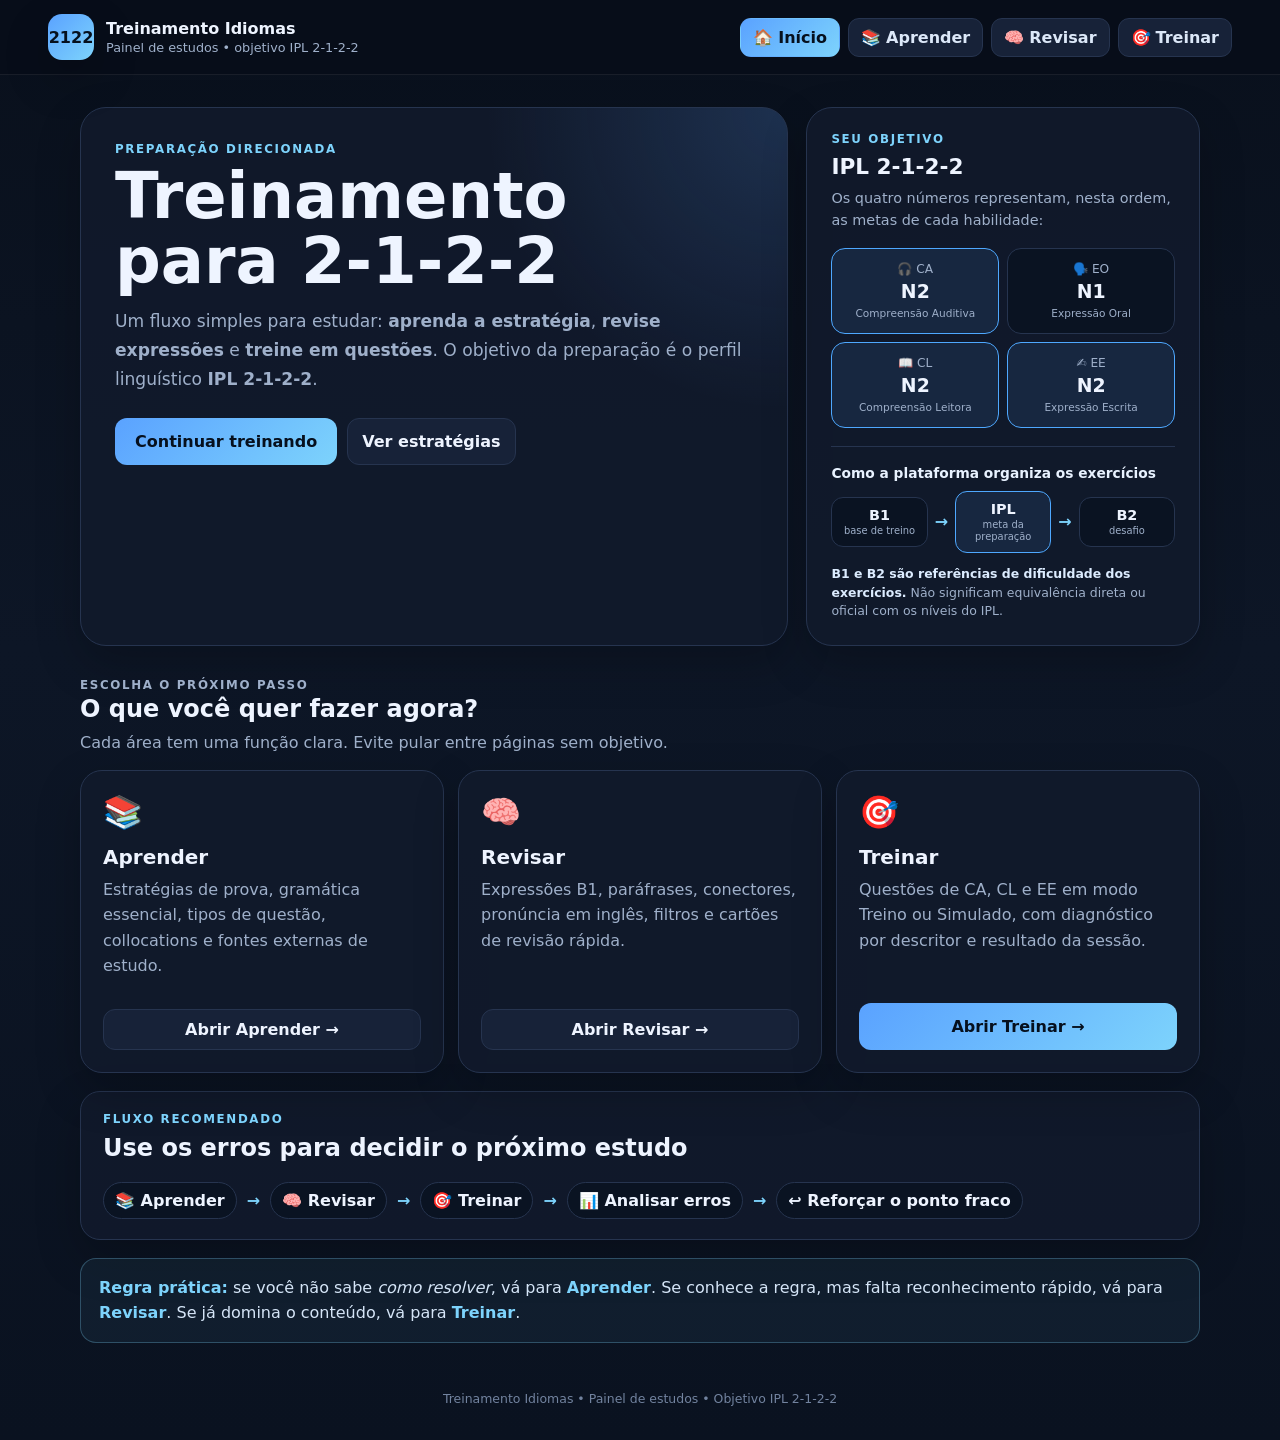
<file: index.html>
<!doctype html>
<html lang="pt-BR">
<head>
  <meta charset="utf-8">
  <meta name="viewport" content="width=device-width, initial-scale=1">
  <meta name="description" content="Painel principal do Treinamento Idiomas para preparação IPL 2-1-2-2.">
  <title>Início | Treinamento Idiomas</title>
  <link rel="stylesheet" href="assets/css/home.css?v=20260915-3">
  <link rel="stylesheet" href="assets/css/navigation.css?v=20260916-1">
  <link rel="stylesheet" href="assets/css/dashboard.css?v=20260916-2">
</head>
<body>
  <header class="topbar">
    <a class="brand" href="index.html" aria-label="Ir para o início" style="text-decoration:none">
      <div class="brand-mark">2122</div>
      <div>
        <strong>Treinamento Idiomas</strong>
        <span class="page-context">Painel de estudos • objetivo IPL 2-1-2-2</span>
      </div>
    </a>
    <nav class="site-nav" aria-label="Navegação principal">
      <a href="index.html" aria-current="page"><span class="nav-icon">🏠</span>Início</a>
      <a href="aprender.html"><span class="nav-icon">📚</span>Aprender</a>
      <a href="expressoes-b1.html"><span class="nav-icon">🧠</span>Revisar</a>
      <a href="exercicios.html"><span class="nav-icon">🎯</span>Treinar</a>
    </nav>
  </header>

  <main class="dashboard-shell">
    <section class="dashboard-hero">
      <div class="dashboard-main">
        <p class="eyebrow">Preparação direcionada</p>
        <h1>Treinamento para 2-1-2-2</h1>
        <p class="lead">Um fluxo simples para estudar: <strong>aprenda a estratégia</strong>, <strong>revise expressões</strong> e <strong>treine em questões</strong>. O objetivo da preparação é o perfil linguístico <strong>IPL 2-1-2-2</strong>.</p>
        <div class="hero-actions">
          <a class="cta" href="exercicios.html">Continuar treinando</a>
          <a class="secondary-link" href="aprender.html">Ver estratégias</a>
        </div>
      </div>

      <aside class="goal-summary" aria-label="Objetivo IPL 2-1-2-2">
        <p class="eyebrow">Seu objetivo</p>
        <h2>IPL 2-1-2-2</h2>
        <p class="goal-explainer">Os quatro números representam, nesta ordem, as metas de cada habilidade:</p>
        <div class="goal-row">
          <div class="goal-pill target"><span>🎧 CA</span><strong>N2</strong><small>Compreensão Auditiva</small></div>
          <div class="goal-pill"><span>🗣️ EO</span><strong>N1</strong><small>Expressão Oral</small></div>
          <div class="goal-pill target"><span>📖 CL</span><strong>N2</strong><small>Compreensão Leitora</small></div>
          <div class="goal-pill target"><span>✍️ EE</span><strong>N2</strong><small>Expressão Escrita</small></div>
        </div>
        <div class="goal-separator" aria-hidden="true"></div>
        <p class="goal-reference-title">Como a plataforma organiza os exercícios</p>
        <div class="difficulty-flow" aria-label="Referência de dificuldade dos exercícios">
          <span><b>B1</b><small>base de treino</small></span>
          <strong>→</strong>
          <span class="ipl-focus"><b>IPL</b><small>meta da preparação</small></span>
          <strong>→</strong>
          <span><b>B2</b><small>desafio</small></span>
        </div>
        <p class="goal-note"><strong>B1 e B2 são referências de dificuldade dos exercícios.</strong> Não significam equivalência direta ou oficial com os níveis do IPL.</p>
      </aside>
    </section>

    <section class="dashboard-title">
      <p class="eyebrow">Escolha o próximo passo</p>
      <h2>O que você quer fazer agora?</h2>
      <p>Cada área tem uma função clara. Evite pular entre páginas sem objetivo.</p>
    </section>

    <section class="study-grid" aria-label="Áreas de estudo">
      <article class="study-card">
        <div class="study-icon">📚</div>
        <h3>Aprender</h3>
        <p>Estratégias de prova, gramática essencial, tipos de questão, collocations e fontes externas de estudo.</p>
        <a class="secondary-link" href="aprender.html">Abrir Aprender →</a>
      </article>
      <article class="study-card">
        <div class="study-icon">🧠</div>
        <h3>Revisar</h3>
        <p>Expressões B1, paráfrases, conectores, pronúncia em inglês, filtros e cartões de revisão rápida.</p>
        <a class="secondary-link" href="expressoes-b1.html">Abrir Revisar →</a>
      </article>
      <article class="study-card">
        <div class="study-icon">🎯</div>
        <h3>Treinar</h3>
        <p>Questões de CA, CL e EE em modo Treino ou Simulado, com diagnóstico por descritor e resultado da sessão.</p>
        <a class="cta" href="exercicios.html">Abrir Treinar →</a>
      </article>
    </section>

    <section class="flow-card" aria-labelledby="flowTitle">
      <p class="eyebrow">Fluxo recomendado</p>
      <h2 id="flowTitle">Use os erros para decidir o próximo estudo</h2>
      <div class="flow-line">
        <span class="flow-step">📚 Aprender</span><span class="flow-arrow">→</span>
        <span class="flow-step">🧠 Revisar</span><span class="flow-arrow">→</span>
        <span class="flow-step">🎯 Treinar</span><span class="flow-arrow">→</span>
        <span class="flow-step">📊 Analisar erros</span><span class="flow-arrow">→</span>
        <span class="flow-step">↩ Reforçar o ponto fraco</span>
      </div>
    </section>

    <div class="dashboard-note">
      <strong>Regra prática:</strong> se você não sabe <em>como resolver</em>, vá para <strong>Aprender</strong>. Se conhece a regra, mas falta reconhecimento rápido, vá para <strong>Revisar</strong>. Se já domina o conteúdo, vá para <strong>Treinar</strong>.
    </div>
  </main>

  <footer>Treinamento Idiomas • Painel de estudos • Objetivo IPL 2-1-2-2</footer>
  <script src="assets/js/access-metrics.js" defer></script>
</body>
</html>
</file>
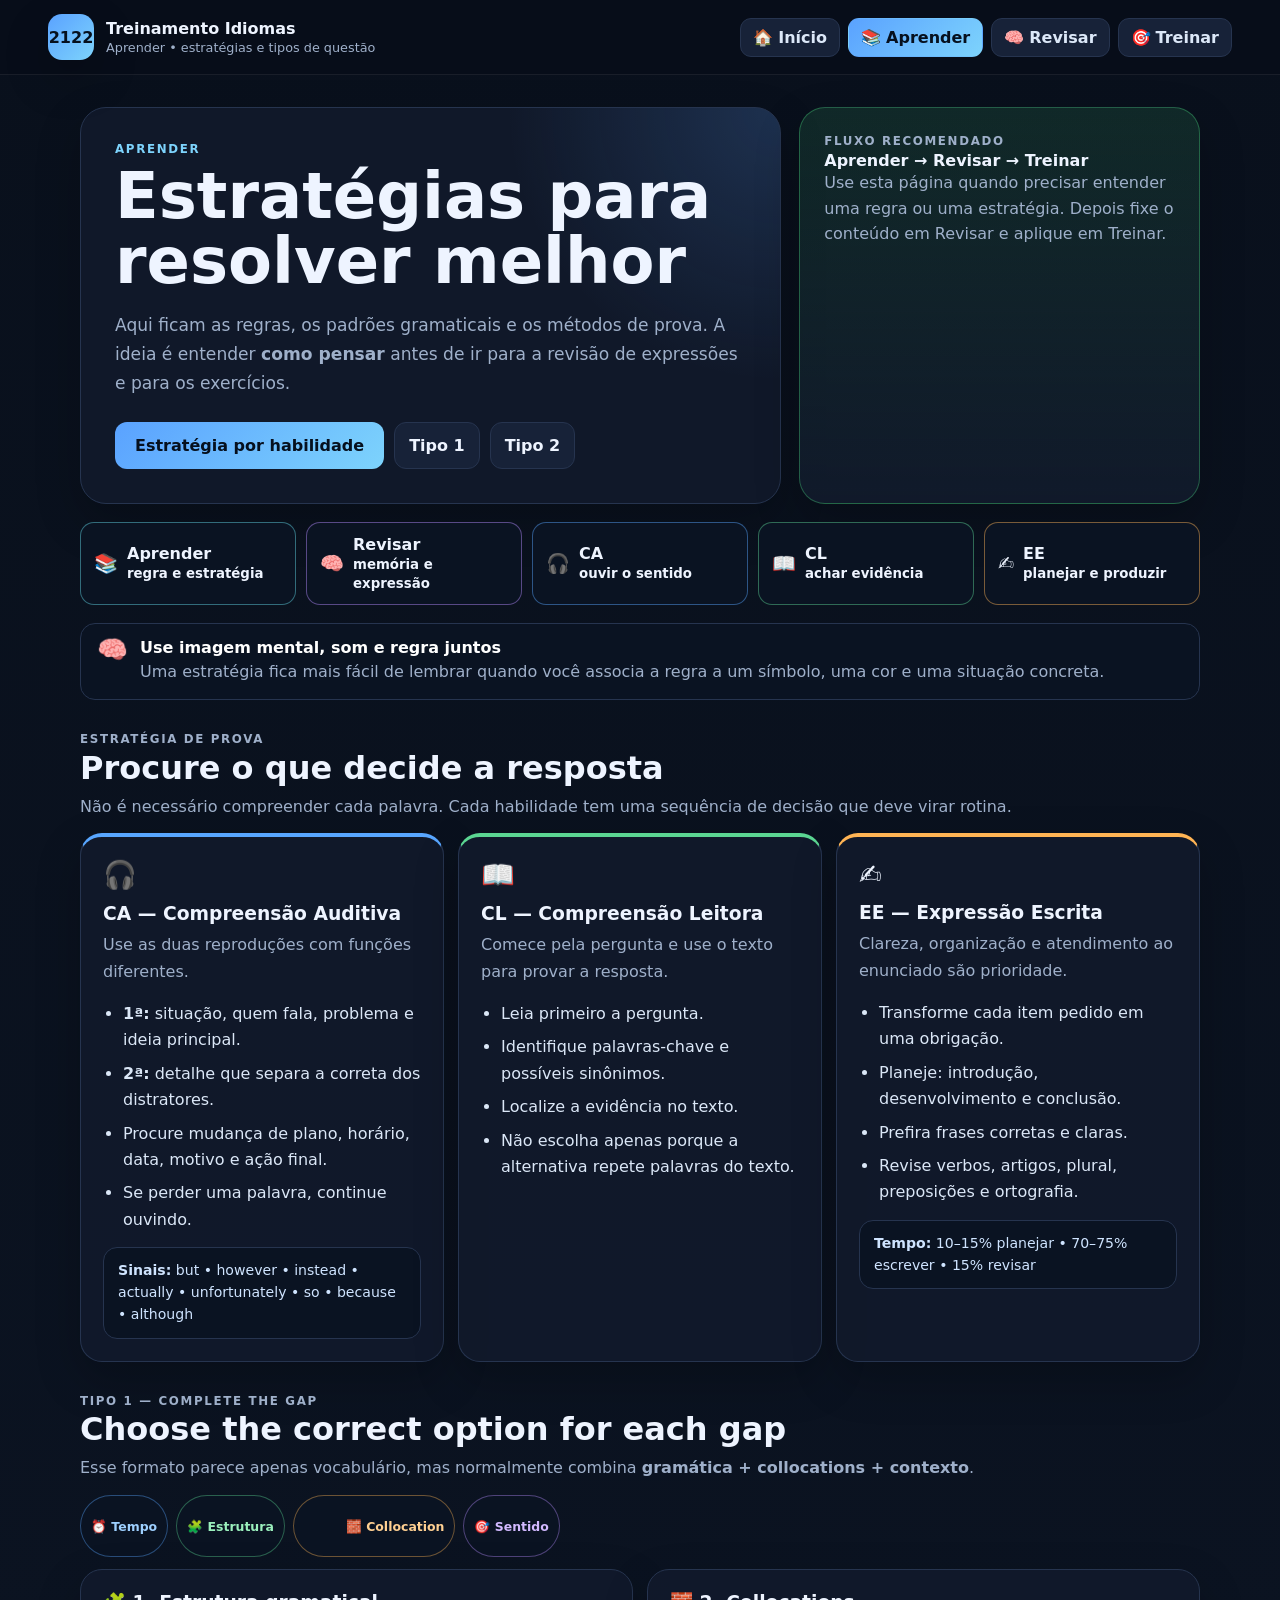
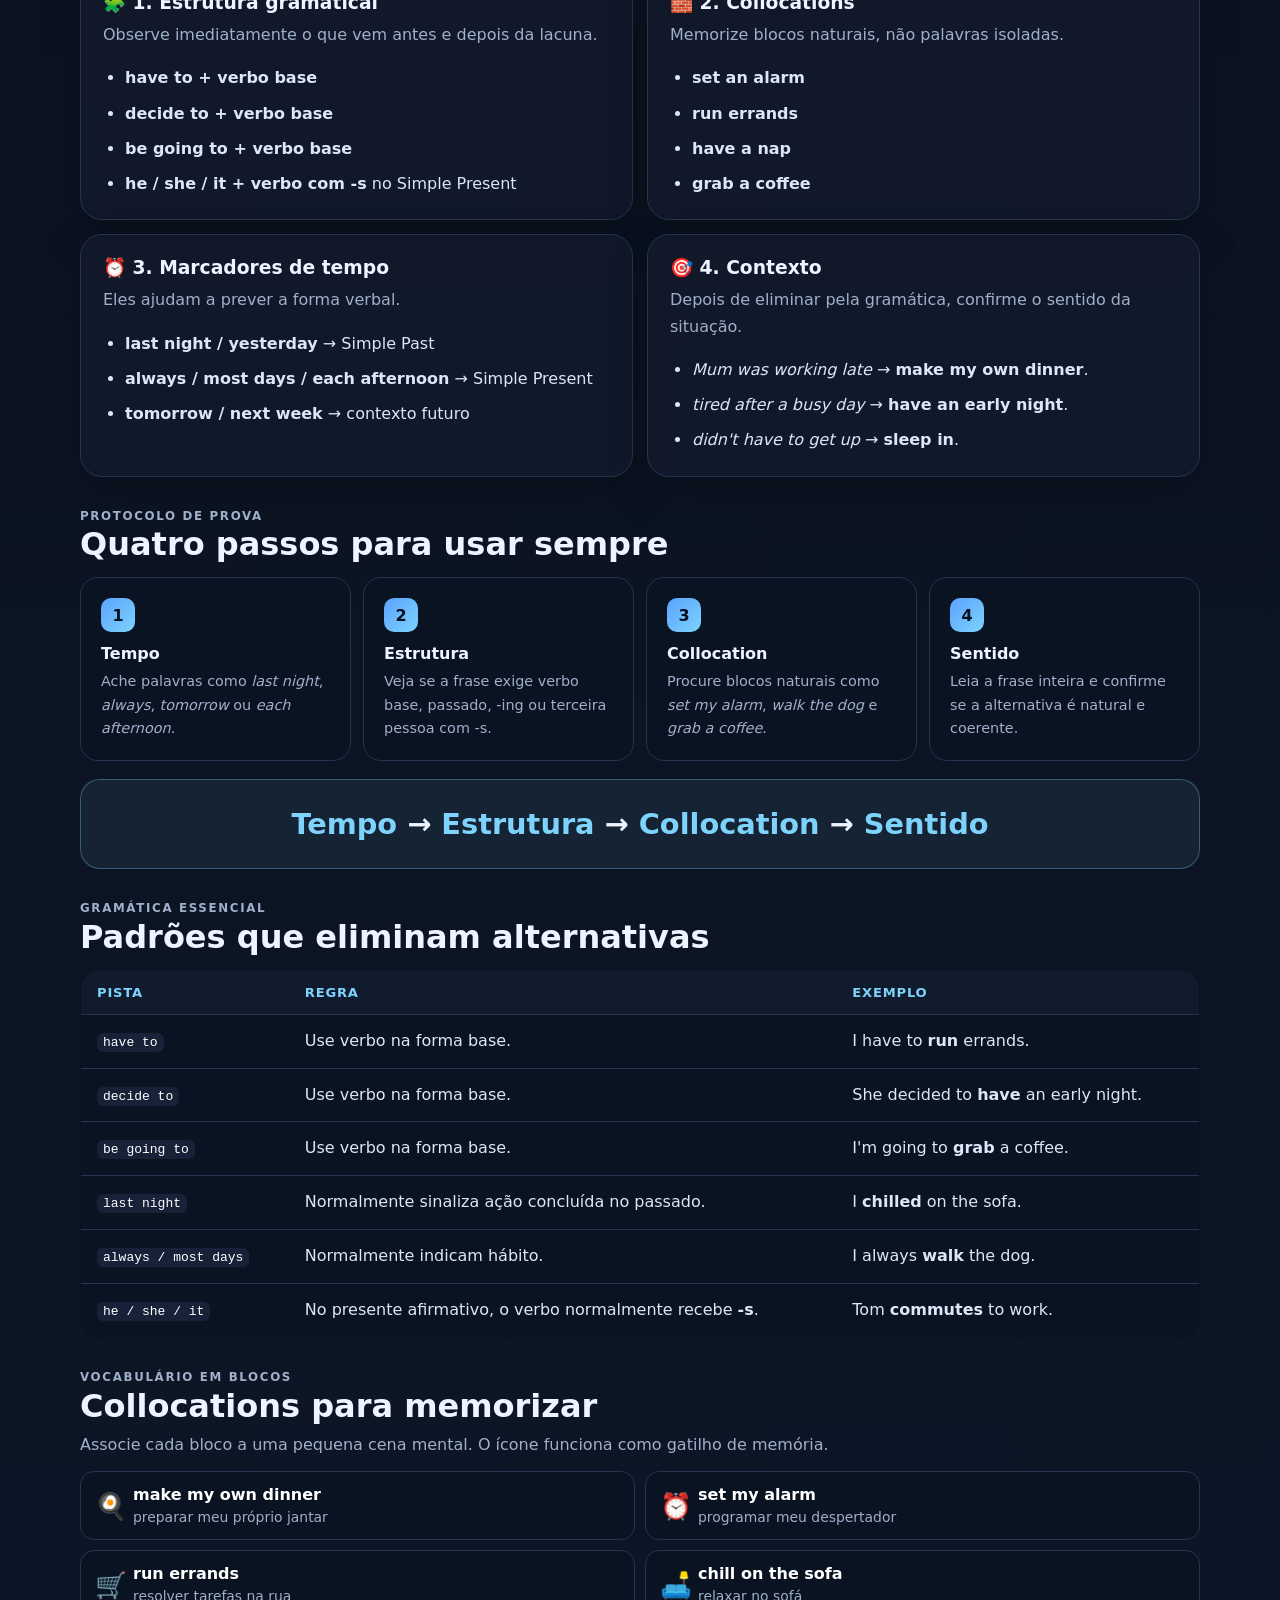
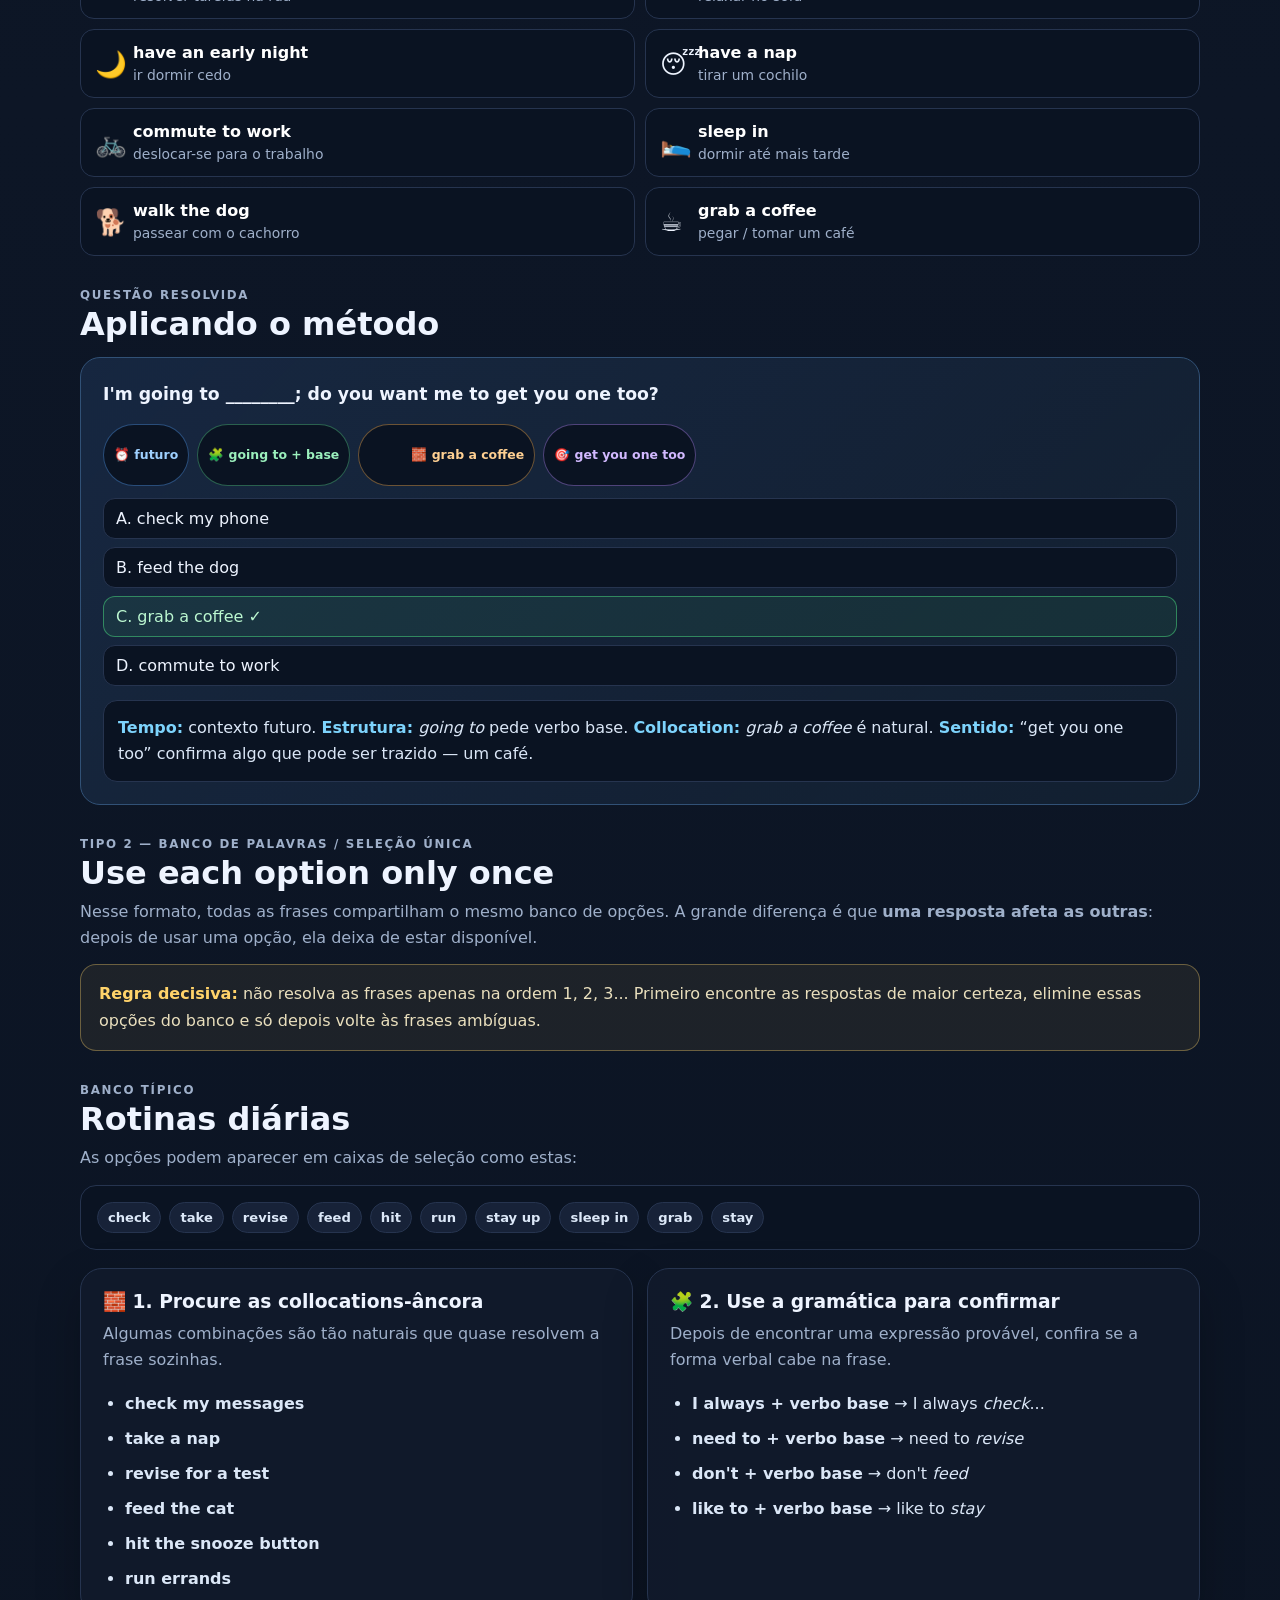
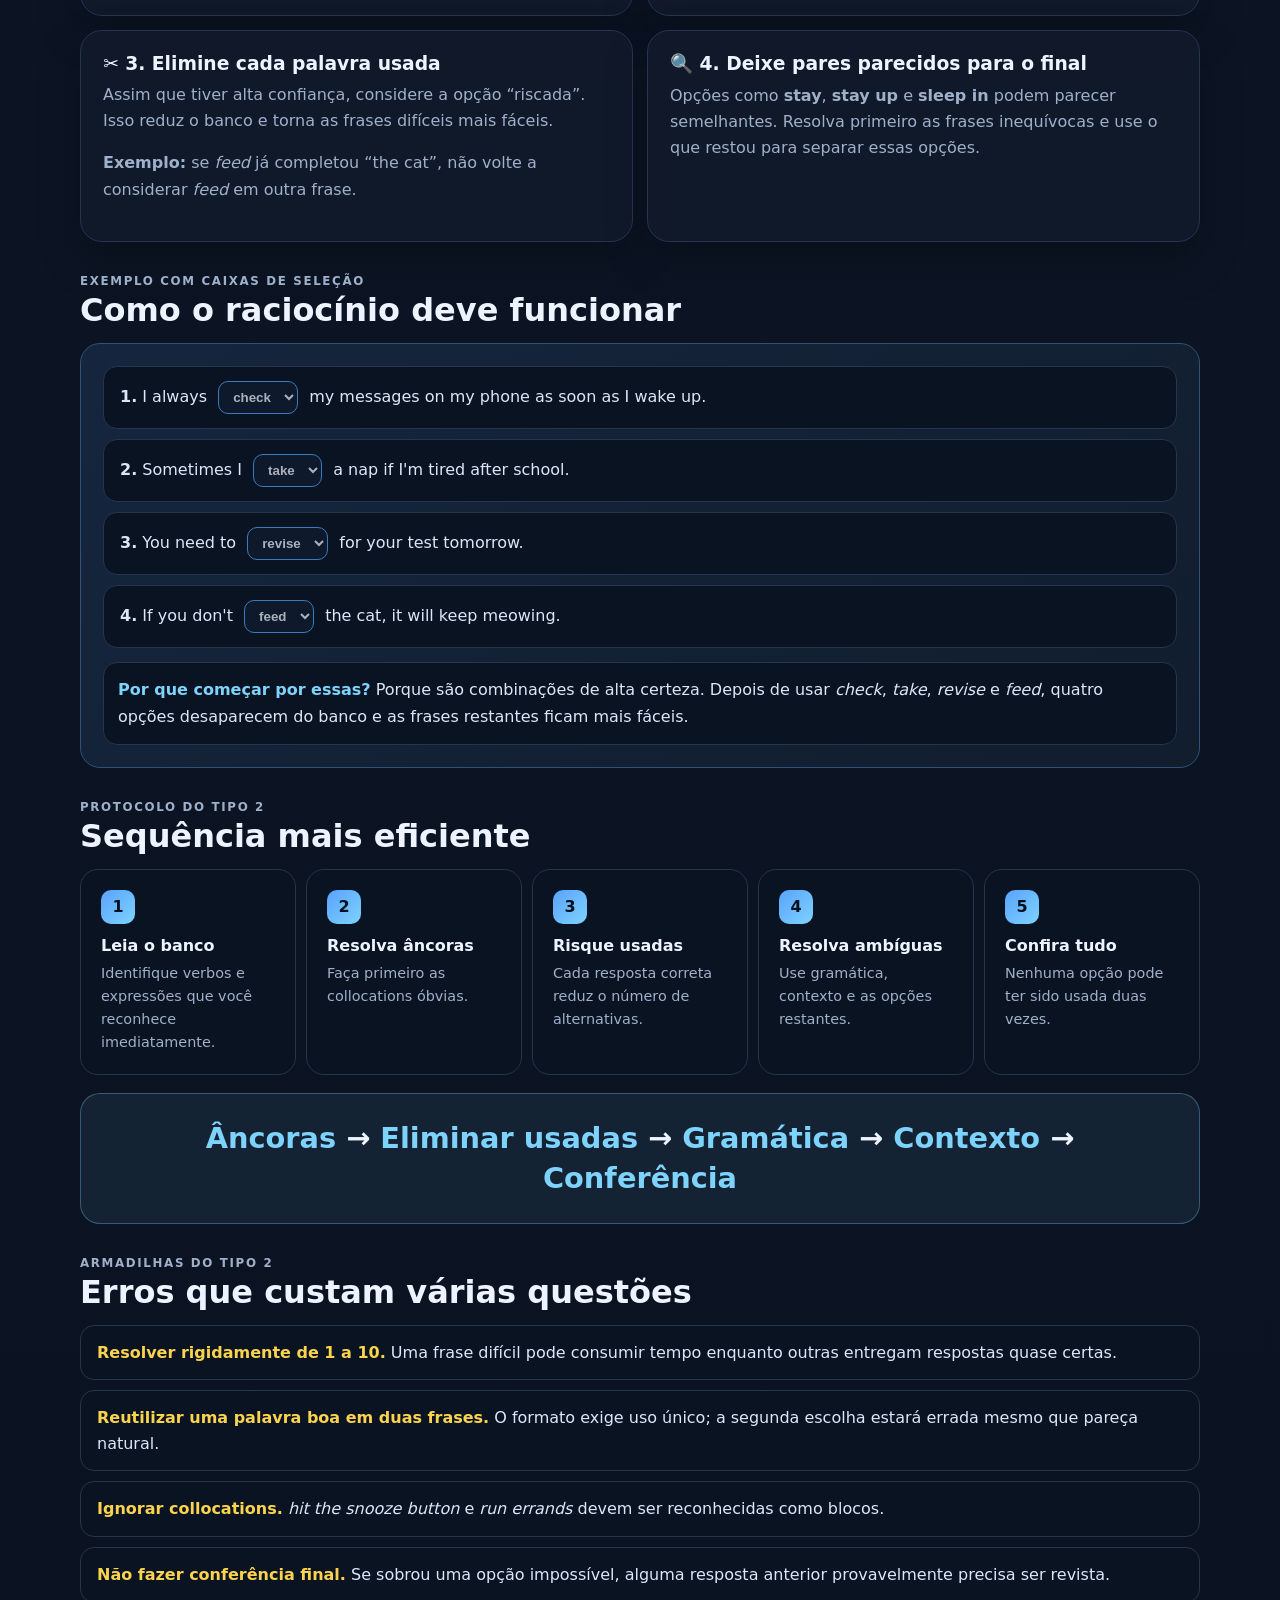
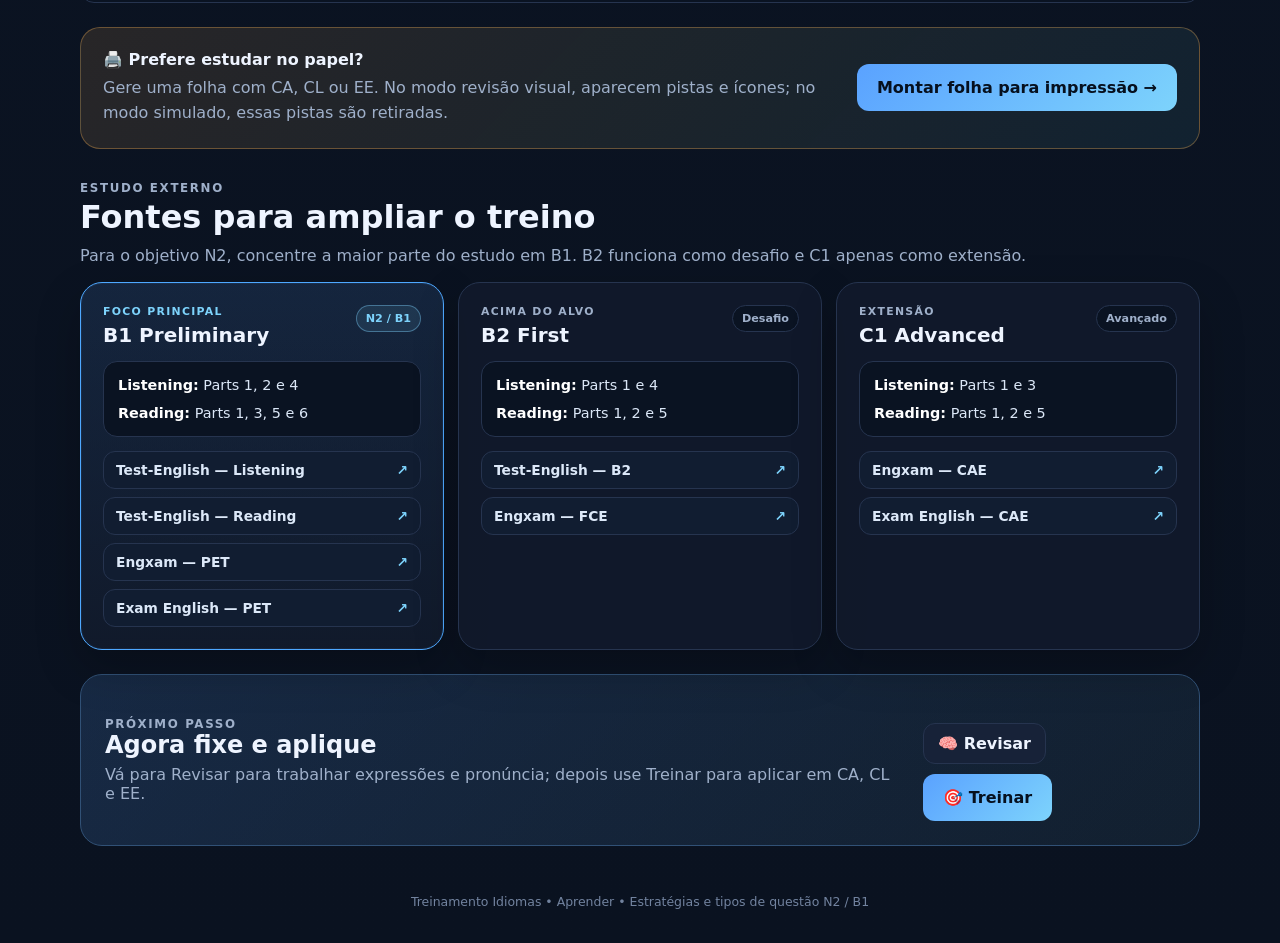
<file: aprender.html>
<!doctype html>
<html lang="pt-BR">
<head>
  <meta charset="utf-8">
  <meta name="viewport" content="width=device-width, initial-scale=1">
  <meta name="description" content="Estratégias, gramática, tipos de questão e fontes de estudo para preparação N2/B1.">
  <title>Aprender | Treinamento Idiomas</title>
  <link rel="stylesheet" href="assets/css/home.css?v=20260915-3">
  <link rel="stylesheet" href="assets/css/dicas.css?v=20260916-1">
  <link rel="stylesheet" href="assets/css/tipo2.css?v=20260916-1">
  <link rel="stylesheet" href="assets/css/navigation.css?v=20260916-1">
  <link rel="stylesheet" href="assets/css/visual-learning.css?v=20260916-1">
</head>
<body>
  <header class="topbar">
    <a class="brand" href="index.html" aria-label="Ir para o início" style="text-decoration:none">
      <div class="brand-mark">2122</div>
      <div><strong>Treinamento Idiomas</strong><span class="page-context">Aprender • estratégias e tipos de questão</span></div>
    </a>
    <nav class="site-nav" aria-label="Navegação principal">
      <a href="index.html"><span class="nav-icon">🏠</span>Início</a>
      <a href="aprender.html" aria-current="page"><span class="nav-icon">📚</span>Aprender</a>
      <a href="expressoes-b1.html"><span class="nav-icon">🧠</span>Revisar</a>
      <a href="exercicios.html"><span class="nav-icon">🎯</span>Treinar</a>
    </nav>
  </header>

  <main class="guide-shell">
    <section class="guide-hero">
      <div class="hero-main">
        <p class="eyebrow">Aprender</p>
        <h1>Estratégias para resolver melhor</h1>
        <p class="lead">Aqui ficam as regras, os padrões gramaticais e os métodos de prova. A ideia é entender <strong>como pensar</strong> antes de ir para a revisão de expressões e para os exercícios.</p>
        <div class="hero-actions"><a class="cta" href="#estrategia-geral">Estratégia por habilidade</a><a class="secondary-link" href="#tipo-1">Tipo 1</a><a class="secondary-link" href="#tipo-2">Tipo 2</a></div>
      </div>
      <aside class="success-card"><p class="eyebrow">Fluxo recomendado</p><strong>Aprender → Revisar → Treinar</strong><p>Use esta página quando precisar entender uma regra ou uma estratégia. Depois fixe o conteúdo em Revisar e aplique em Treinar.</p></aside>
    </section>

    <section class="visual-legend" aria-label="Código visual das áreas">
      <div class="visual-token learn"><b>📚</b><span>Aprender<br><small>regra e estratégia</small></span></div>
      <div class="visual-token review"><b>🧠</b><span>Revisar<br><small>memória e expressão</small></span></div>
      <div class="visual-token ca"><b>🎧</b><span>CA<br><small>ouvir o sentido</small></span></div>
      <div class="visual-token cl"><b>📖</b><span>CL<br><small>achar evidência</small></span></div>
      <div class="visual-token ee"><b>✍️</b><span>EE<br><small>planejar e produzir</small></span></div>
    </section>

    <section class="memory-cue"><span class="cue-icon">🧠</span><div><strong>Use imagem mental, som e regra juntos</strong><span>Uma estratégia fica mais fácil de lembrar quando você associa a regra a um símbolo, uma cor e uma situação concreta.</span></div></section>

    <section id="estrategia-geral" class="section-title"><p class="eyebrow">Estratégia de prova</p><h2>Procure o que decide a resposta</h2><p>Não é necessário compreender cada palavra. Cada habilidade tem uma sequência de decisão que deve virar rotina.</p></section>

    <section class="strategy-grid">
      <article class="strategy-card"><div class="icon">🎧</div><h3>CA — Compreensão Auditiva</h3><p>Use as duas reproduções com funções diferentes.</p><ul><li><strong>1ª:</strong> situação, quem fala, problema e ideia principal.</li><li><strong>2ª:</strong> detalhe que separa a correta dos distratores.</li><li>Procure mudança de plano, horário, data, motivo e ação final.</li><li>Se perder uma palavra, continue ouvindo.</li></ul><div class="signal-box"><strong>Sinais:</strong> but • however • instead • actually • unfortunately • so • because • although</div></article>
      <article class="strategy-card"><div class="icon">📖</div><h3>CL — Compreensão Leitora</h3><p>Comece pela pergunta e use o texto para provar a resposta.</p><ul><li>Leia primeiro a pergunta.</li><li>Identifique palavras-chave e possíveis sinônimos.</li><li>Localize a evidência no texto.</li><li>Não escolha apenas porque a alternativa repete palavras do texto.</li></ul></article>
      <article class="strategy-card"><div class="icon">✍️</div><h3>EE — Expressão Escrita</h3><p>Clareza, organização e atendimento ao enunciado são prioridade.</p><ul><li>Transforme cada item pedido em uma obrigação.</li><li>Planeje: introdução, desenvolvimento e conclusão.</li><li>Prefira frases corretas e claras.</li><li>Revise verbos, artigos, plural, preposições e ortografia.</li></ul><div class="signal-box"><strong>Tempo:</strong> 10–15% planejar • 70–75% escrever • 15% revisar</div></article>
    </section>

    <section id="tipo-1" class="section-title"><p class="eyebrow">Tipo 1 — Complete the gap</p><h2>Choose the correct option for each gap</h2><p>Esse formato parece apenas vocabulário, mas normalmente combina <strong>gramática + collocations + contexto</strong>.</p></section>

    <div class="clue-row" aria-label="Pistas do Tipo 1"><span class="clue time">⏰ Tempo</span><span class="clue structure">🧩 Estrutura</span><span class="clue collocation">🧱 Collocation</span><span class="clue context">🎯 Sentido</span></div>

    <section class="guide-grid">
      <article class="guide-card"><h3>🧩 1. Estrutura gramatical</h3><p>Observe imediatamente o que vem antes e depois da lacuna.</p><ul><li><strong>have to + verbo base</strong></li><li><strong>decide to + verbo base</strong></li><li><strong>be going to + verbo base</strong></li><li><strong>he / she / it + verbo com -s</strong> no Simple Present</li></ul></article>
      <article class="guide-card"><h3>🧱 2. Collocations</h3><p>Memorize blocos naturais, não palavras isoladas.</p><ul><li><strong>set an alarm</strong></li><li><strong>run errands</strong></li><li><strong>have a nap</strong></li><li><strong>grab a coffee</strong></li></ul></article>
      <article class="guide-card"><h3>⏰ 3. Marcadores de tempo</h3><p>Eles ajudam a prever a forma verbal.</p><ul><li><strong>last night / yesterday</strong> → Simple Past</li><li><strong>always / most days / each afternoon</strong> → Simple Present</li><li><strong>tomorrow / next week</strong> → contexto futuro</li></ul></article>
      <article class="guide-card"><h3>🎯 4. Contexto</h3><p>Depois de eliminar pela gramática, confirme o sentido da situação.</p><ul><li><em>Mum was working late</em> → <strong>make my own dinner</strong>.</li><li><em>tired after a busy day</em> → <strong>have an early night</strong>.</li><li><em>didn't have to get up</em> → <strong>sleep in</strong>.</li></ul></article>
    </section>

    <section class="section-title"><p class="eyebrow">Protocolo de prova</p><h2>Quatro passos para usar sempre</h2></section>
    <section class="step-grid" aria-label="Estratégia em quatro passos"><article class="step-card"><div class="step-number">1</div><h3>Tempo</h3><p>Ache palavras como <em>last night</em>, <em>always</em>, <em>tomorrow</em> ou <em>each afternoon</em>.</p></article><article class="step-card"><div class="step-number">2</div><h3>Estrutura</h3><p>Veja se a frase exige verbo base, passado, -ing ou terceira pessoa com -s.</p></article><article class="step-card"><div class="step-number">3</div><h3>Collocation</h3><p>Procure blocos naturais como <em>set my alarm</em>, <em>walk the dog</em> e <em>grab a coffee</em>.</p></article><article class="step-card"><div class="step-number">4</div><h3>Sentido</h3><p>Leia a frase inteira e confirme se a alternativa é natural e coerente.</p></article></section>
    <div class="memory-rule" style="margin-top:18px"><span>Tempo</span> → <span>Estrutura</span> → <span>Collocation</span> → <span>Sentido</span></div>

    <section class="section-title"><p class="eyebrow">Gramática essencial</p><h2>Padrões que eliminam alternativas</h2></section>
    <table class="pattern-table"><thead><tr><th>Pista</th><th>Regra</th><th>Exemplo</th></tr></thead><tbody><tr><td><code>have to</code></td><td>Use verbo na forma base.</td><td>I have to <strong>run</strong> errands.</td></tr><tr><td><code>decide to</code></td><td>Use verbo na forma base.</td><td>She decided to <strong>have</strong> an early night.</td></tr><tr><td><code>be going to</code></td><td>Use verbo na forma base.</td><td>I'm going to <strong>grab</strong> a coffee.</td></tr><tr><td><code>last night</code></td><td>Normalmente sinaliza ação concluída no passado.</td><td>I <strong>chilled</strong> on the sofa.</td></tr><tr><td><code>always / most days</code></td><td>Normalmente indicam hábito.</td><td>I always <strong>walk</strong> the dog.</td></tr><tr><td><code>he / she / it</code></td><td>No presente afirmativo, o verbo normalmente recebe <strong>-s</strong>.</td><td>Tom <strong>commutes</strong> to work.</td></tr></tbody></table>

    <section id="collocations" class="section-title"><p class="eyebrow">Vocabulário em blocos</p><h2>Collocations para memorizar</h2><p>Associe cada bloco a uma pequena cena mental. O ícone funciona como gatilho de memória.</p></section>
    <section class="collocation-grid"><div class="collocation"><strong>make my own dinner</strong><span>preparar meu próprio jantar</span></div><div class="collocation"><strong>set my alarm</strong><span>programar meu despertador</span></div><div class="collocation"><strong>run errands</strong><span>resolver tarefas na rua</span></div><div class="collocation"><strong>chill on the sofa</strong><span>relaxar no sofá</span></div><div class="collocation"><strong>have an early night</strong><span>ir dormir cedo</span></div><div class="collocation"><strong>have a nap</strong><span>tirar um cochilo</span></div><div class="collocation"><strong>commute to work</strong><span>deslocar-se para o trabalho</span></div><div class="collocation"><strong>sleep in</strong><span>dormir até mais tarde</span></div><div class="collocation"><strong>walk the dog</strong><span>passear com o cachorro</span></div><div class="collocation"><strong>grab a coffee</strong><span>pegar / tomar um café</span></div></section>

    <section class="section-title"><p class="eyebrow">Questão resolvida</p><h2>Aplicando o método</h2></section>
    <section class="example-box"><p class="example-sentence"><strong>I'm going to ________; do you want me to get you one too?</strong></p><div class="clue-row"><span class="clue time">⏰ futuro</span><span class="clue structure">🧩 going to + base</span><span class="clue collocation">🧱 grab a coffee</span><span class="clue context">🎯 get you one too</span></div><ul class="option-list"><li>A. check my phone</li><li>B. feed the dog</li><li class="correct">C. grab a coffee ✓</li><li>D. commute to work</li></ul><div class="reasoning"><strong>Tempo:</strong> contexto futuro. <strong>Estrutura:</strong> <em>going to</em> pede verbo base. <strong>Collocation:</strong> <em>grab a coffee</em> é natural. <strong>Sentido:</strong> “get you one too” confirma algo que pode ser trazido — um café.</div></section>

    <section id="tipo-2" class="section-title"><p class="eyebrow">Tipo 2 — Banco de palavras / seleção única</p><h2>Use each option only once</h2><p>Nesse formato, todas as frases compartilham o mesmo banco de opções. A grande diferença é que <strong>uma resposta afeta as outras</strong>: depois de usar uma opção, ela deixa de estar disponível.</p></section>
    <div class="unique-rule"><strong>Regra decisiva:</strong> não resolva as frases apenas na ordem 1, 2, 3... Primeiro encontre as respostas de maior certeza, elimine essas opções do banco e só depois volte às frases ambíguas.</div>
    <section class="section-title"><p class="eyebrow">Banco típico</p><h2>Rotinas diárias</h2><p>As opções podem aparecer em caixas de seleção como estas:</p></section>
    <div class="word-bank" aria-label="Exemplo de banco de palavras"><span>check</span><span>take</span><span>revise</span><span>feed</span><span>hit</span><span>run</span><span>stay up</span><span>sleep in</span><span>grab</span><span>stay</span></div>

    <section class="guide-grid"><article class="guide-card"><h3>🧱 1. Procure as collocations-âncora</h3><p>Algumas combinações são tão naturais que quase resolvem a frase sozinhas.</p><ul><li><strong>check my messages</strong></li><li><strong>take a nap</strong></li><li><strong>revise for a test</strong></li><li><strong>feed the cat</strong></li><li><strong>hit the snooze button</strong></li><li><strong>run errands</strong></li></ul></article><article class="guide-card"><h3>🧩 2. Use a gramática para confirmar</h3><p>Depois de encontrar uma expressão provável, confira se a forma verbal cabe na frase.</p><ul><li><strong>I always + verbo base</strong> → I always <em>check</em>...</li><li><strong>need to + verbo base</strong> → need to <em>revise</em></li><li><strong>don't + verbo base</strong> → don't <em>feed</em></li><li><strong>like to + verbo base</strong> → like to <em>stay</em></li></ul></article><article class="guide-card"><h3>✂️ 3. Elimine cada palavra usada</h3><p>Assim que tiver alta confiança, considere a opção “riscada”. Isso reduz o banco e torna as frases difíceis mais fáceis.</p><p><strong>Exemplo:</strong> se <em>feed</em> já completou “the cat”, não volte a considerar <em>feed</em> em outra frase.</p></article><article class="guide-card"><h3>🔍 4. Deixe pares parecidos para o final</h3><p>Opções como <strong>stay</strong>, <strong>stay up</strong> e <strong>sleep in</strong> podem parecer semelhantes. Resolva primeiro as frases inequívocas e use o que restou para separar essas opções.</p></article></section>

    <section class="section-title"><p class="eyebrow">Exemplo com caixas de seleção</p><h2>Como o raciocínio deve funcionar</h2></section>
    <section class="example-box"><div class="select-example-list"><div class="select-example-row"><strong>1.</strong> I always <select disabled><option selected>check</option></select> my messages on my phone as soon as I wake up.</div><div class="select-example-row"><strong>2.</strong> Sometimes I <select disabled><option selected>take</option></select> a nap if I'm tired after school.</div><div class="select-example-row"><strong>3.</strong> You need to <select disabled><option selected>revise</option></select> for your test tomorrow.</div><div class="select-example-row"><strong>4.</strong> If you don't <select disabled><option selected>feed</option></select> the cat, it will keep meowing.</div></div><div class="reasoning"><strong>Por que começar por essas?</strong> Porque são combinações de alta certeza. Depois de usar <em>check</em>, <em>take</em>, <em>revise</em> e <em>feed</em>, quatro opções desaparecem do banco e as frases restantes ficam mais fáceis.</div></section>

    <section class="section-title"><p class="eyebrow">Protocolo do Tipo 2</p><h2>Sequência mais eficiente</h2></section>
    <section class="strategy-sequence" aria-label="Estratégia para banco de palavras"><article class="step-card"><div class="step-number">1</div><h3>Leia o banco</h3><p>Identifique verbos e expressões que você reconhece imediatamente.</p></article><article class="step-card"><div class="step-number">2</div><h3>Resolva âncoras</h3><p>Faça primeiro as collocations óbvias.</p></article><article class="step-card"><div class="step-number">3</div><h3>Risque usadas</h3><p>Cada resposta correta reduz o número de alternativas.</p></article><article class="step-card"><div class="step-number">4</div><h3>Resolva ambíguas</h3><p>Use gramática, contexto e as opções restantes.</p></article><article class="step-card"><div class="step-number">5</div><h3>Confira tudo</h3><p>Nenhuma opção pode ter sido usada duas vezes.</p></article></section>
    <div class="memory-rule" style="margin-top:18px"><span>Âncoras</span> → <span>Eliminar usadas</span> → <span>Gramática</span> → <span>Contexto</span> → <span>Conferência</span></div>

    <section class="section-title"><p class="eyebrow">Armadilhas do Tipo 2</p><h2>Erros que custam várias questões</h2></section>
    <section class="warning-list"><div class="warning-item"><strong>Resolver rigidamente de 1 a 10.</strong> Uma frase difícil pode consumir tempo enquanto outras entregam respostas quase certas.</div><div class="warning-item"><strong>Reutilizar uma palavra boa em duas frases.</strong> O formato exige uso único; a segunda escolha estará errada mesmo que pareça natural.</div><div class="warning-item"><strong>Ignorar collocations.</strong> <em>hit the snooze button</em> e <em>run errands</em> devem ser reconhecidas como blocos.</div><div class="warning-item"><strong>Não fazer conferência final.</strong> Se sobrou uma opção impossível, alguma resposta anterior provavelmente precisa ser revista.</div></section>

    <section class="print-callout"><div><strong>🖨️ Prefere estudar no papel?</strong><p>Gere uma folha com CA, CL ou EE. No modo revisão visual, aparecem pistas e ícones; no modo simulado, essas pistas são retiradas.</p></div><a class="cta" href="imprimir.html">Montar folha para impressão →</a></section>

    <section class="section-title" id="fontes"><p class="eyebrow">Estudo externo</p><h2>Fontes para ampliar o treino</h2><p>Para o objetivo N2, concentre a maior parte do estudo em B1. B2 funciona como desafio e C1 apenas como extensão.</p></section>
    <section class="external-study-grid"><article class="external-card focus"><div class="external-card-heading"><div><span class="external-level">FOCO PRINCIPAL</span><h3>B1 Preliminary</h3></div><span class="external-badge">N2 / B1</span></div><div class="external-parts"><p><strong>Listening:</strong> Parts 1, 2 e 4</p><p><strong>Reading:</strong> Parts 1, 3, 5 e 6</p></div><div class="external-links"><a href="https://test-english.com/listening/b1/" target="_blank" rel="noopener noreferrer">Test-English — Listening <span>↗</span></a><a href="https://test-english.com/reading/b1/" target="_blank" rel="noopener noreferrer">Test-English — Reading <span>↗</span></a><a href="https://app.engxam.com/pet/" target="_blank" rel="noopener noreferrer">Engxam — PET <span>↗</span></a><a href="https://www.examenglish.com/PET/index.html" target="_blank" rel="noopener noreferrer">Exam English — PET <span>↗</span></a></div></article><article class="external-card"><div class="external-card-heading"><div><span class="external-level">ACIMA DO ALVO</span><h3>B2 First</h3></div><span class="external-badge muted">Desafio</span></div><div class="external-parts"><p><strong>Listening:</strong> Parts 1 e 4</p><p><strong>Reading:</strong> Parts 1, 2 e 5</p></div><div class="external-links"><a href="https://test-english.com/exams/b2-first/" target="_blank" rel="noopener noreferrer">Test-English — B2 <span>↗</span></a><a href="https://app.engxam.com/fce/" target="_blank" rel="noopener noreferrer">Engxam — FCE <span>↗</span></a></div></article><article class="external-card"><div class="external-card-heading"><div><span class="external-level">EXTENSÃO</span><h3>C1 Advanced</h3></div><span class="external-badge muted">Avançado</span></div><div class="external-parts"><p><strong>Listening:</strong> Parts 1 e 3</p><p><strong>Reading:</strong> Parts 1, 2 e 5</p></div><div class="external-links"><a href="https://app.engxam.com/cae/" target="_blank" rel="noopener noreferrer">Engxam — CAE <span>↗</span></a><a href="https://www.examenglish.com/CAE/index.php" target="_blank" rel="noopener noreferrer">Exam English — CAE <span>↗</span></a></div></article></section>

    <section class="bottom-cta"><div><p class="eyebrow">Próximo passo</p><h2>Agora fixe e aplique</h2><p>Vá para Revisar para trabalhar expressões e pronúncia; depois use Treinar para aplicar em CA, CL e EE.</p></div><div class="hero-actions"><a class="secondary-link" href="expressoes-b1.html">🧠 Revisar</a><a class="cta" href="exercicios.html">🎯 Treinar</a></div></section>
  </main>

  <footer>Treinamento Idiomas • Aprender • Estratégias e tipos de questão N2 / B1</footer>
  <script src="assets/js/memory-visuals.js?v=20260916-1"></script>
</body>
</html>
</file>
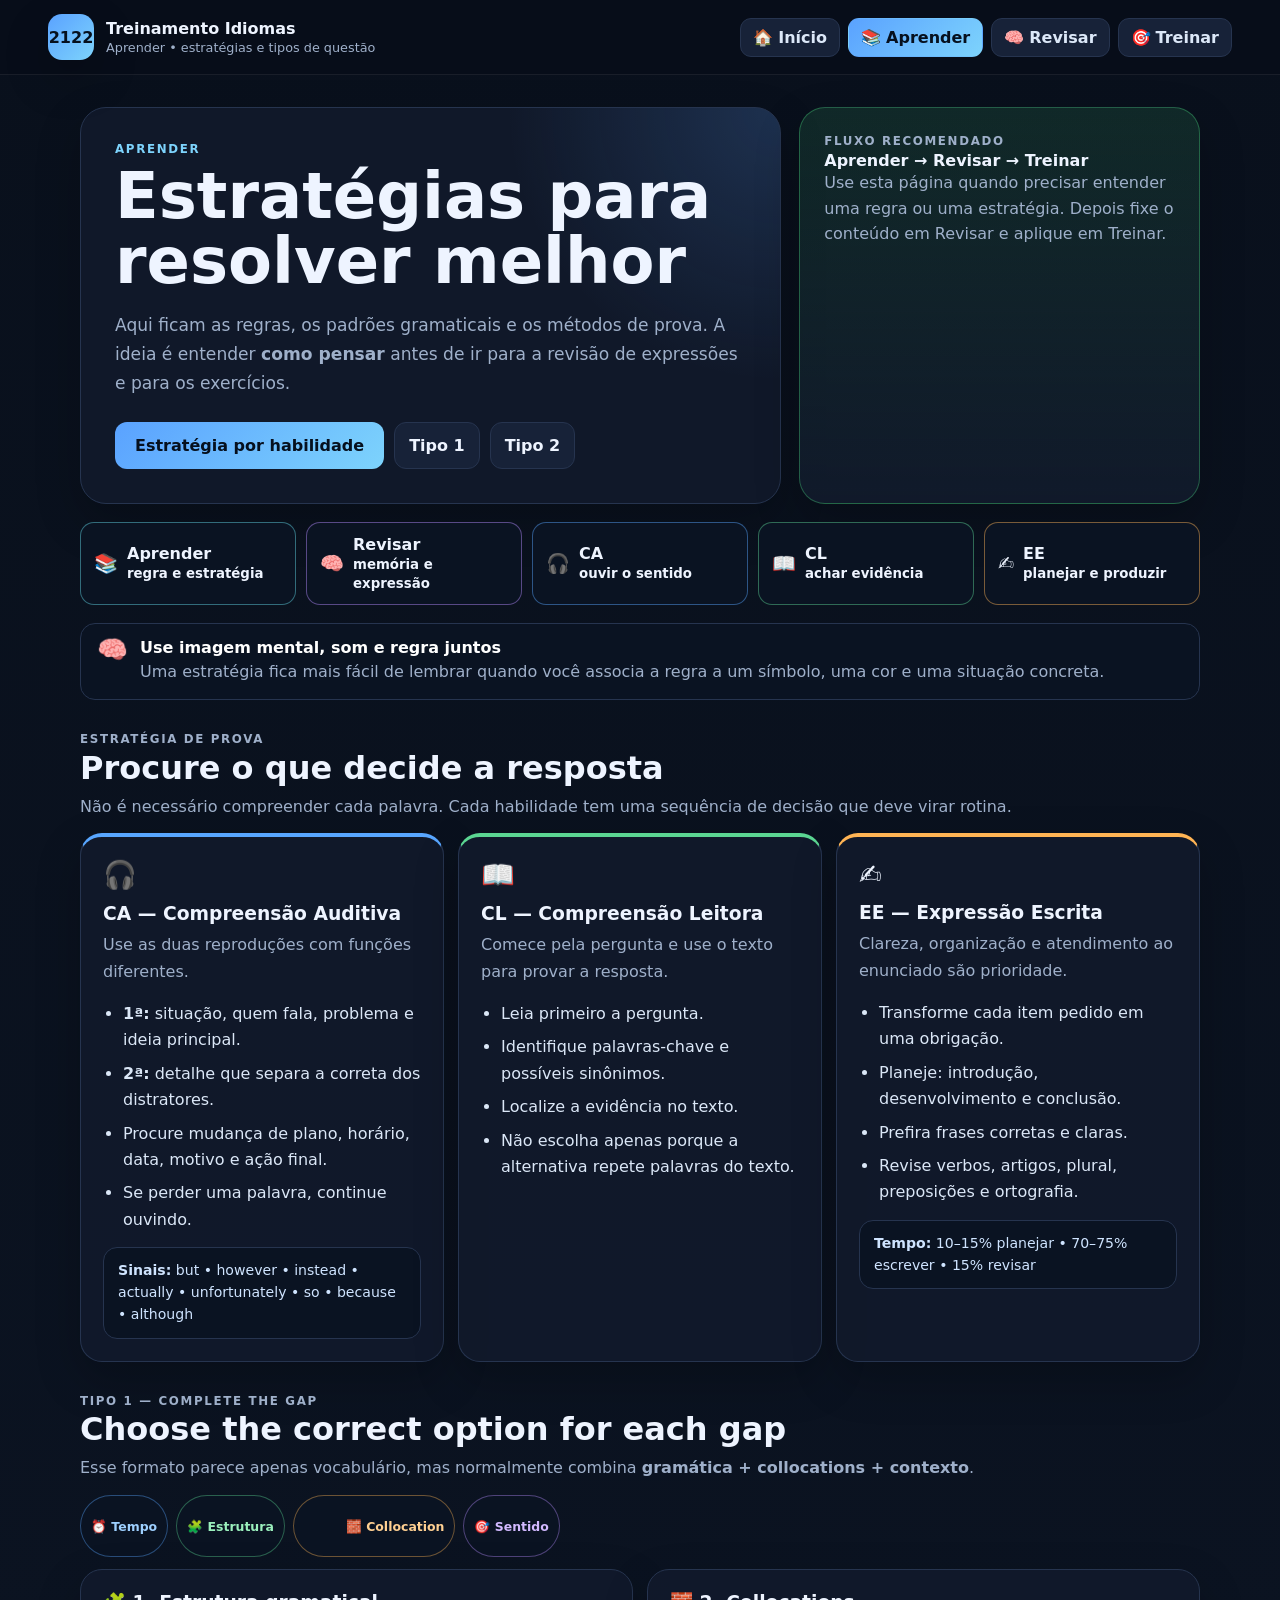
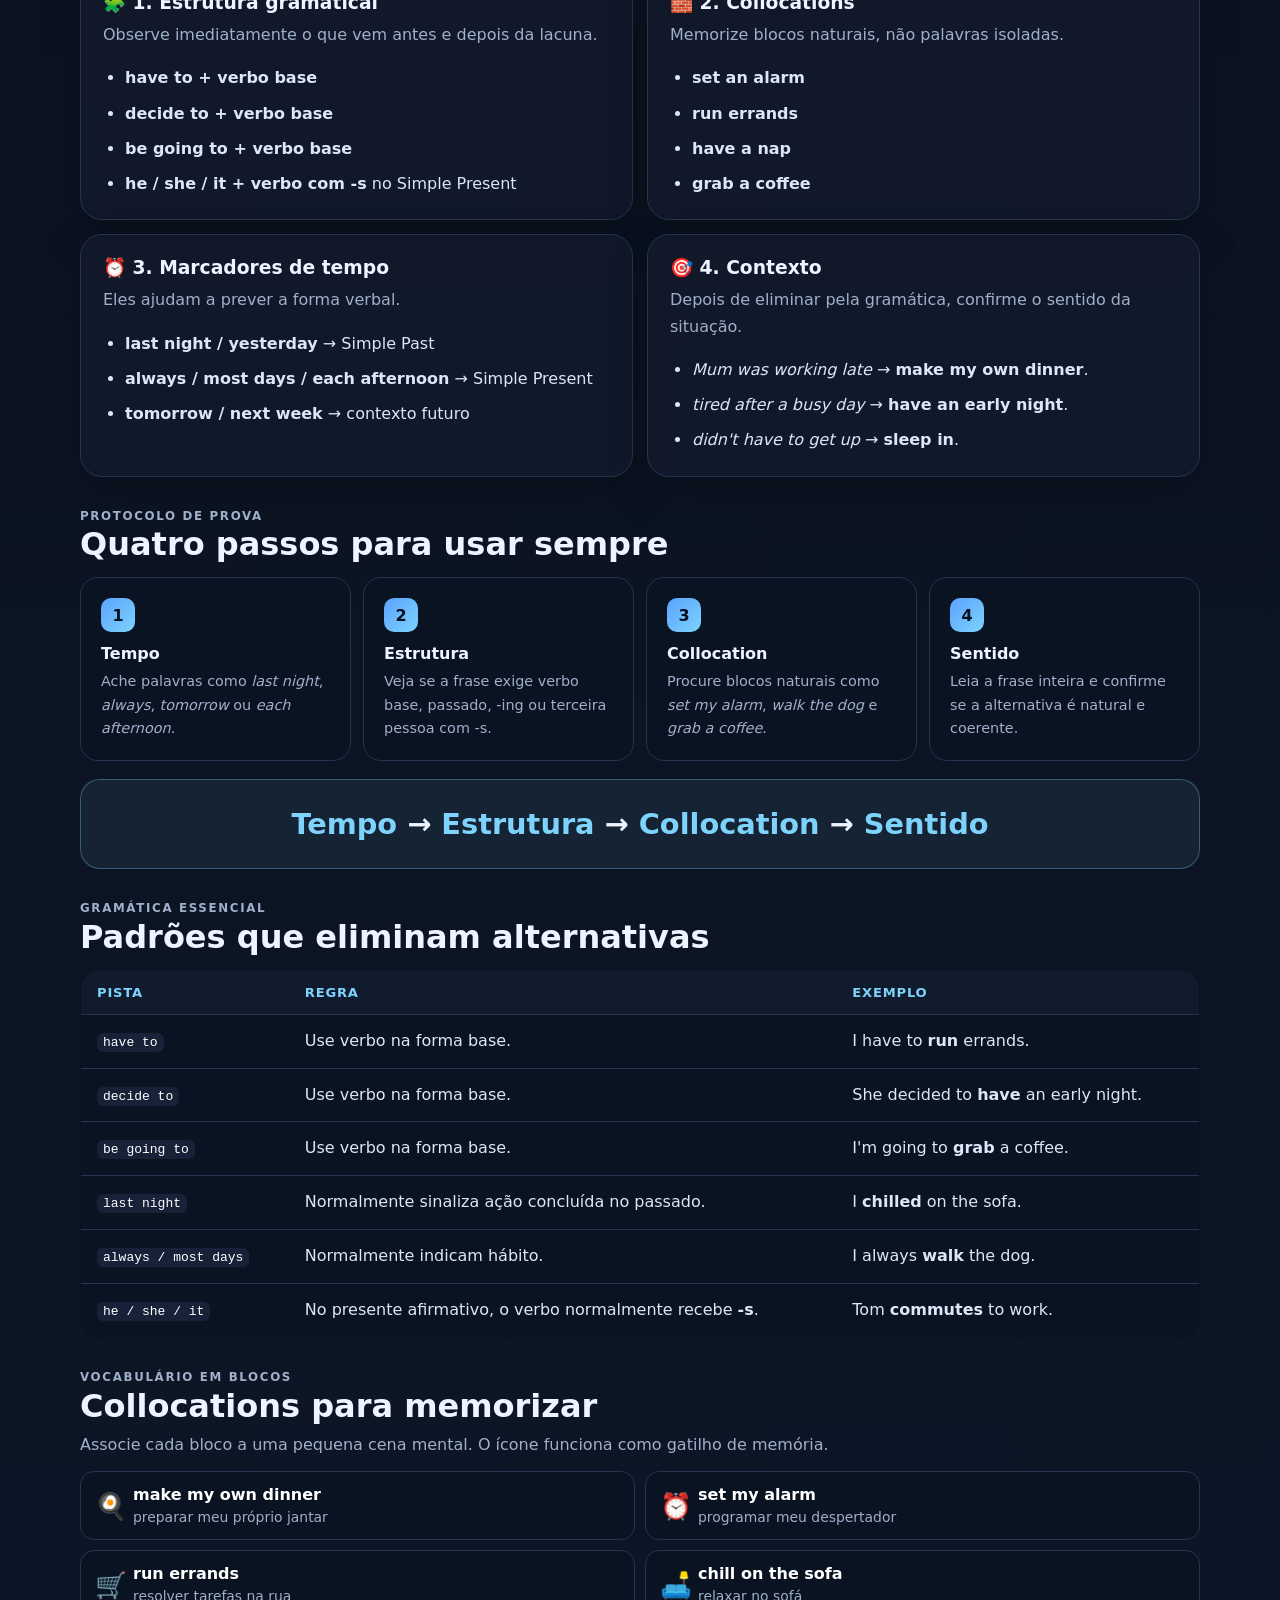
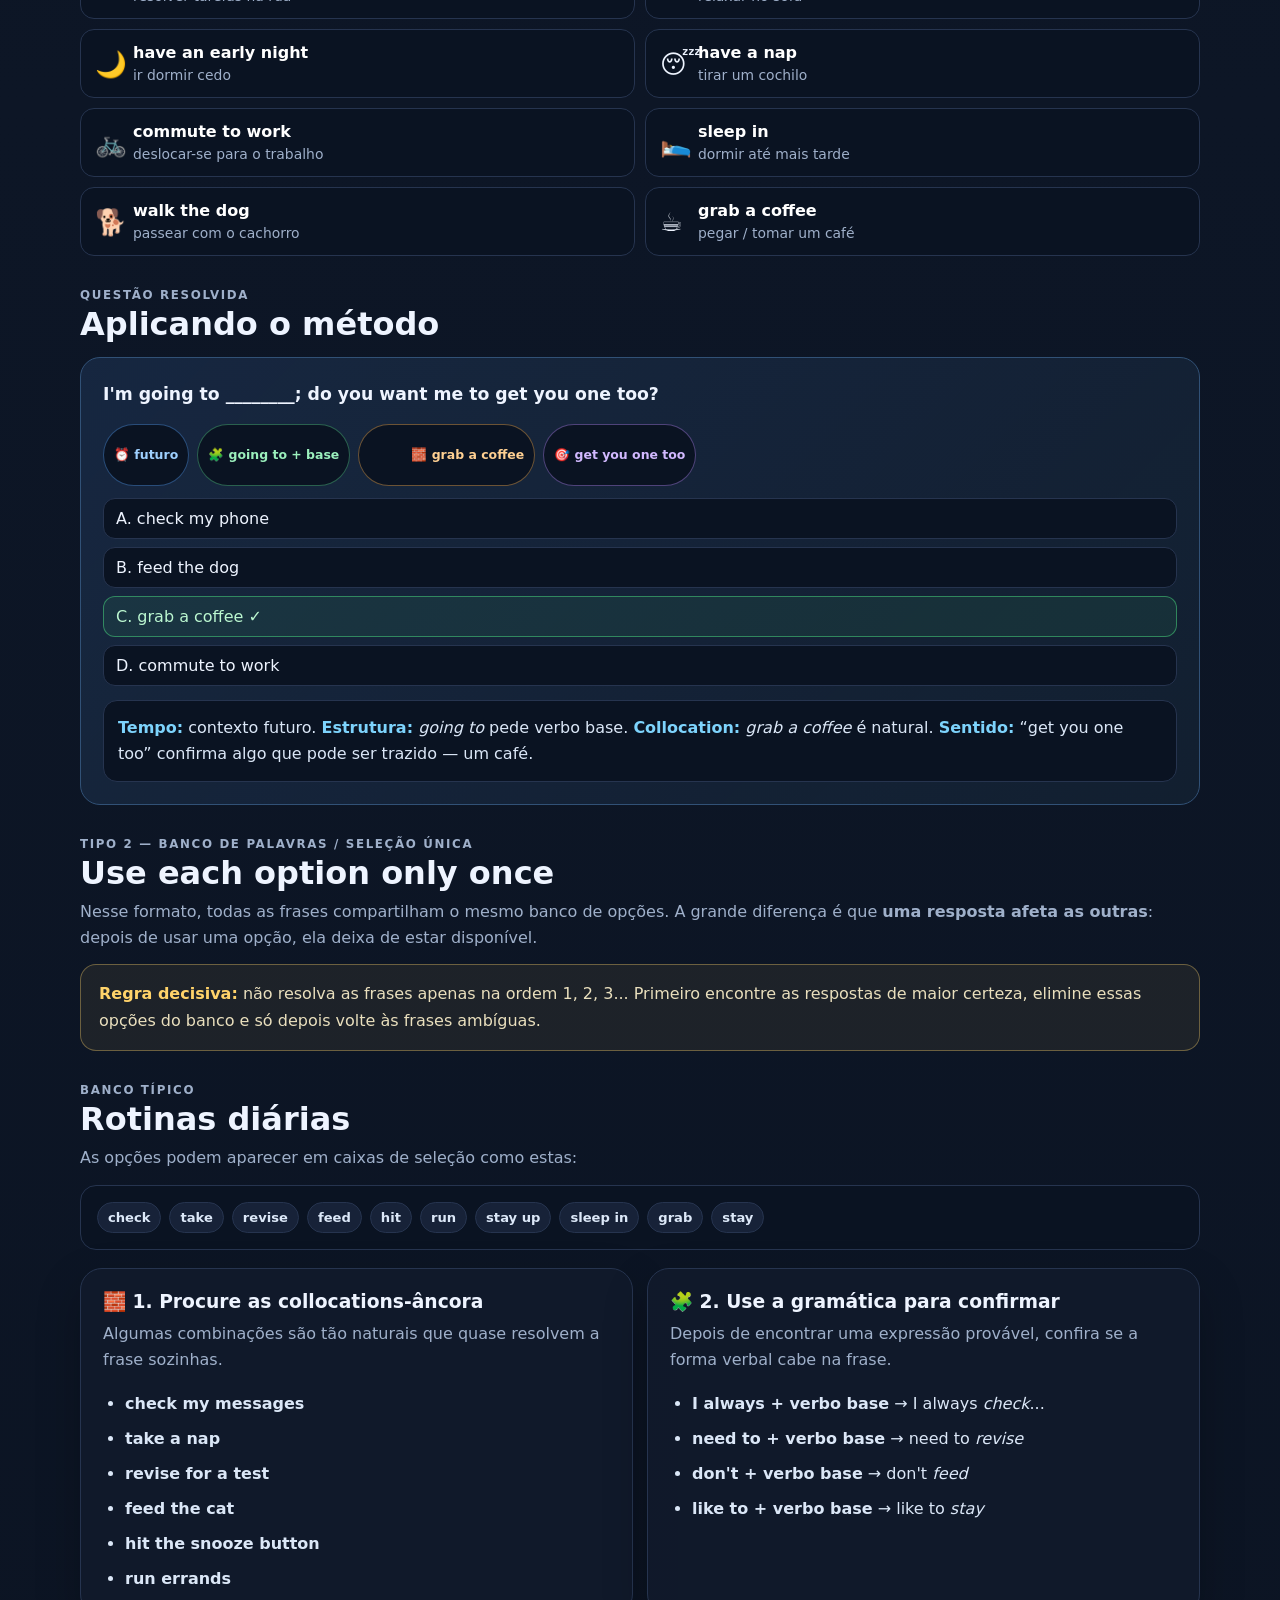
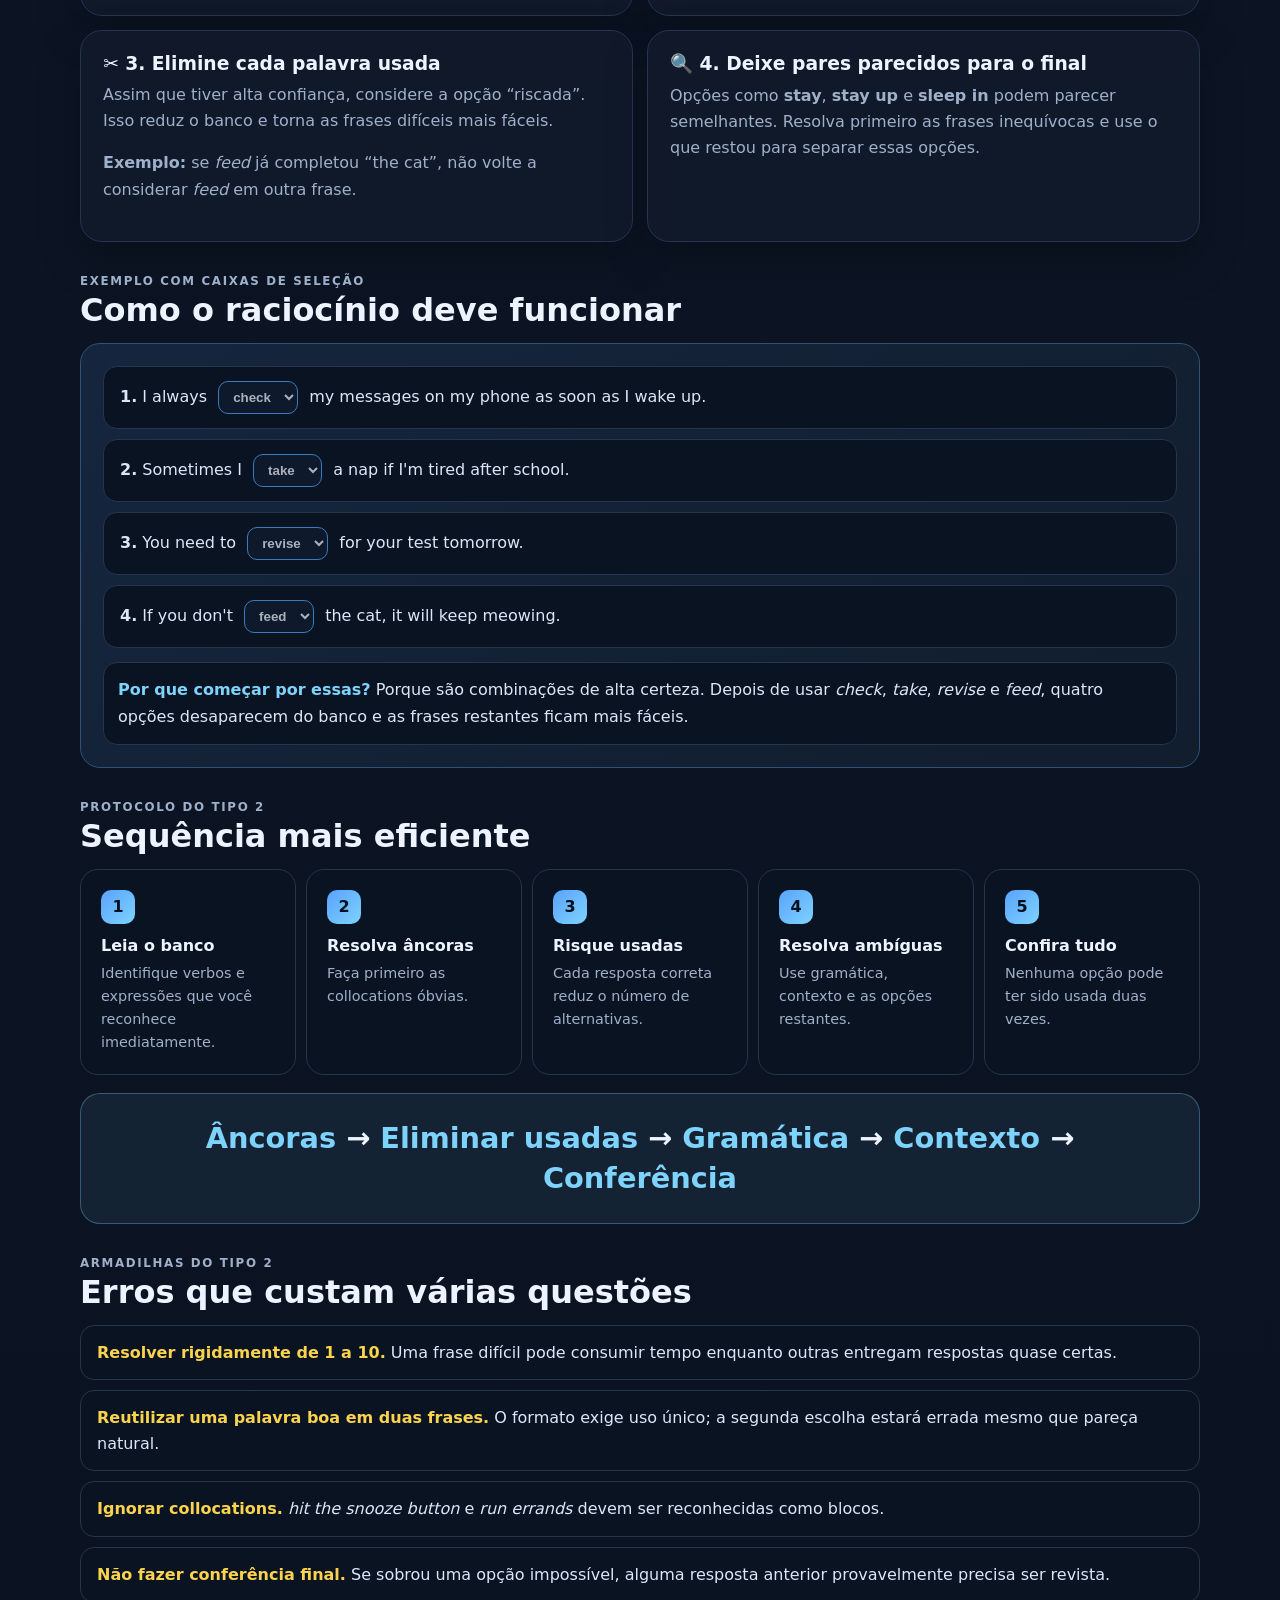
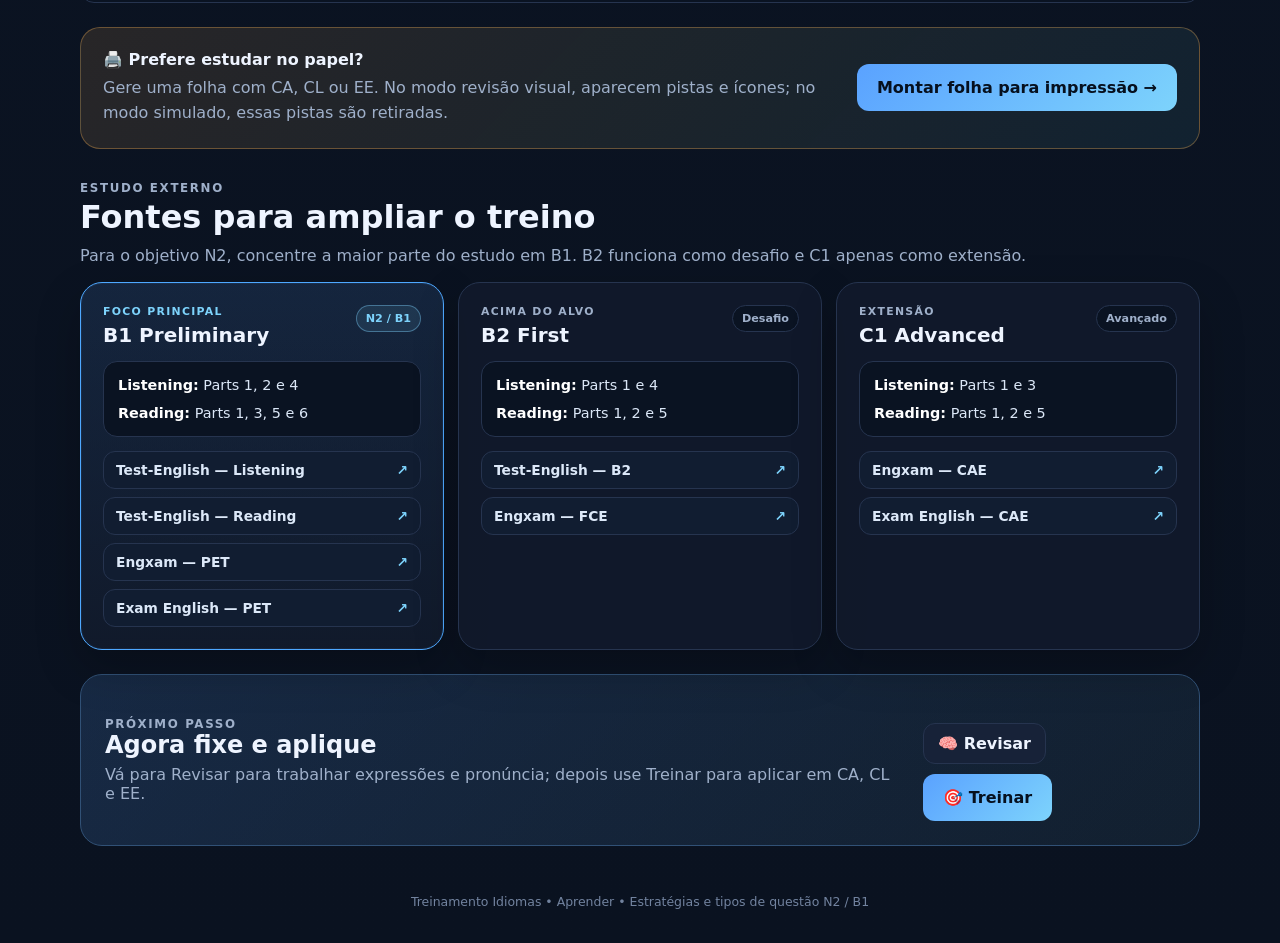
<file: dicas.html>
<!doctype html>
<html lang="pt-BR">
<head>
  <meta charset="utf-8">
  <meta name="viewport" content="width=device-width, initial-scale=1">
  <meta http-equiv="refresh" content="0; url=aprender.html">
  <link rel="canonical" href="aprender.html">
  <title>Redirecionando para Aprender | Treinamento Idiomas</title>
</head>
<body>
  <p>A página “Resumos e Dicas” agora faz parte de <a href="aprender.html">Aprender</a>.</p>
  <script>window.location.replace('aprender.html');</script>
</body>
</html>
</file>
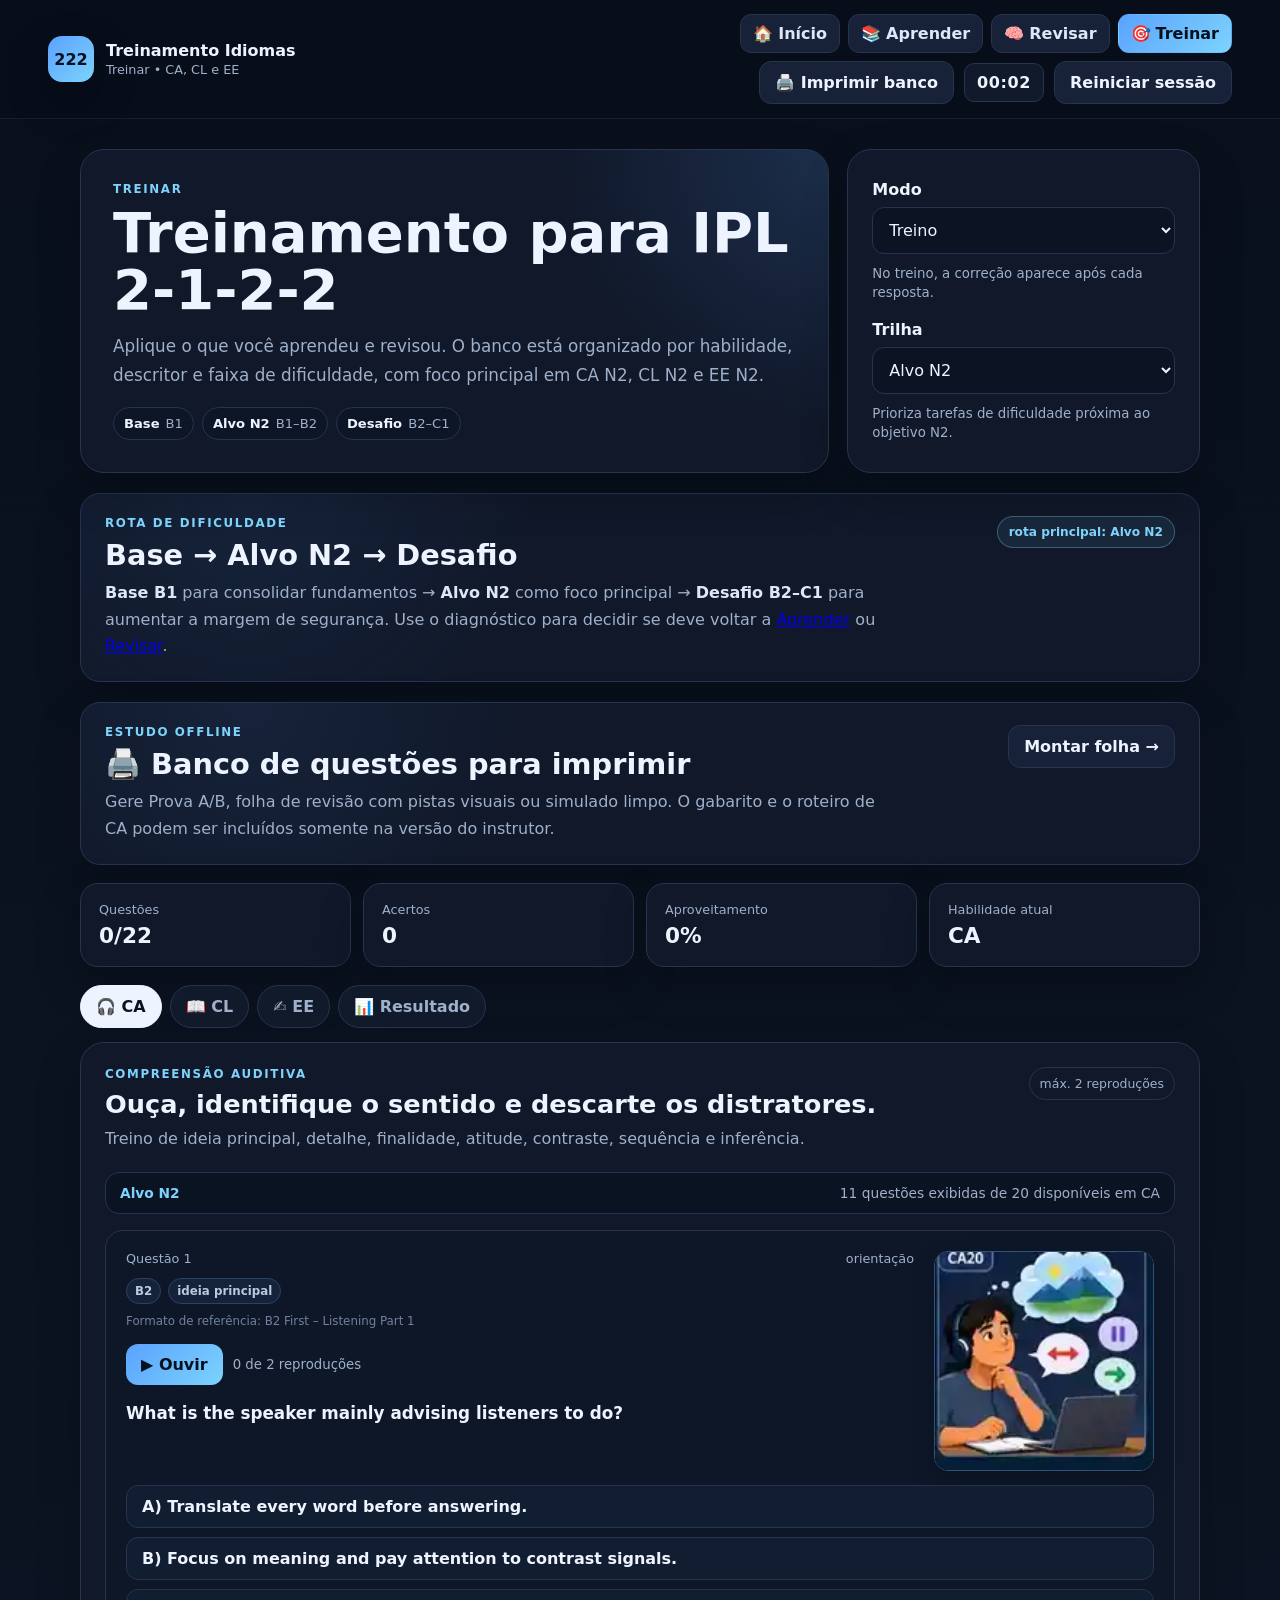
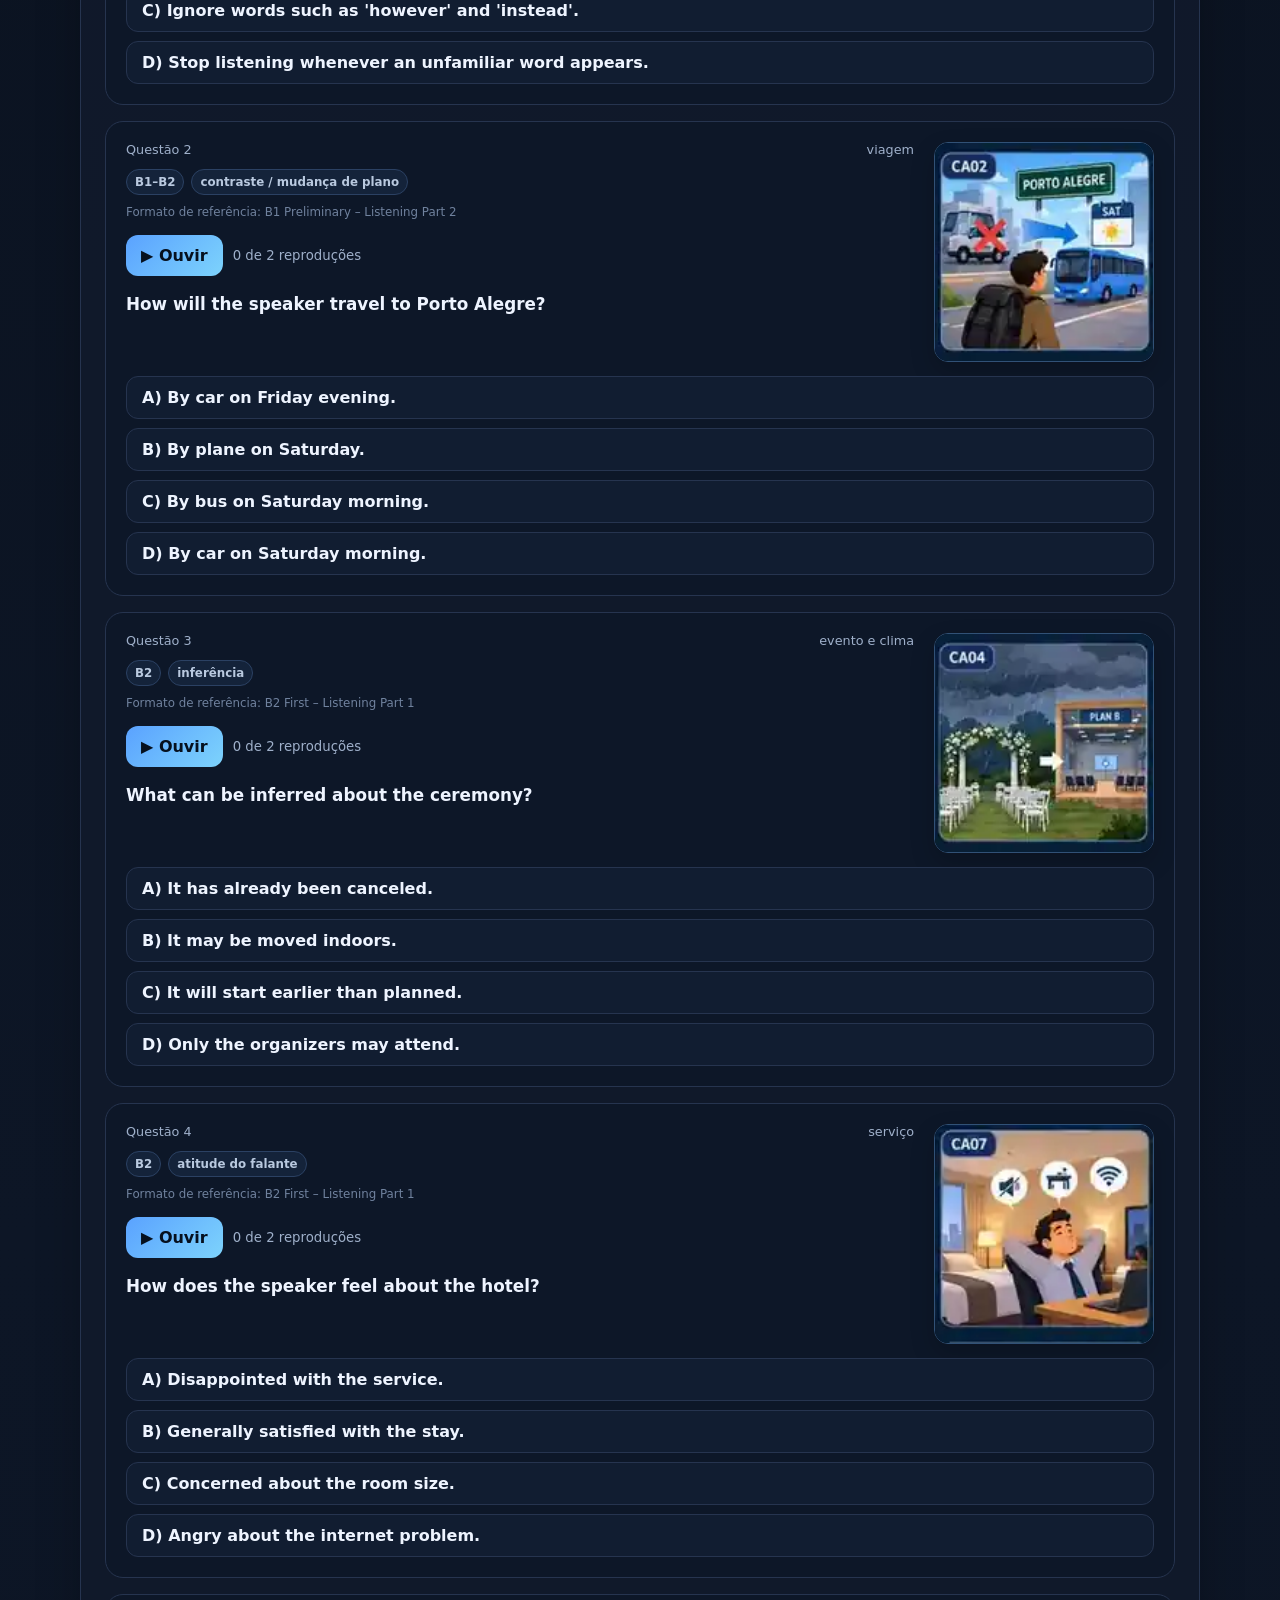
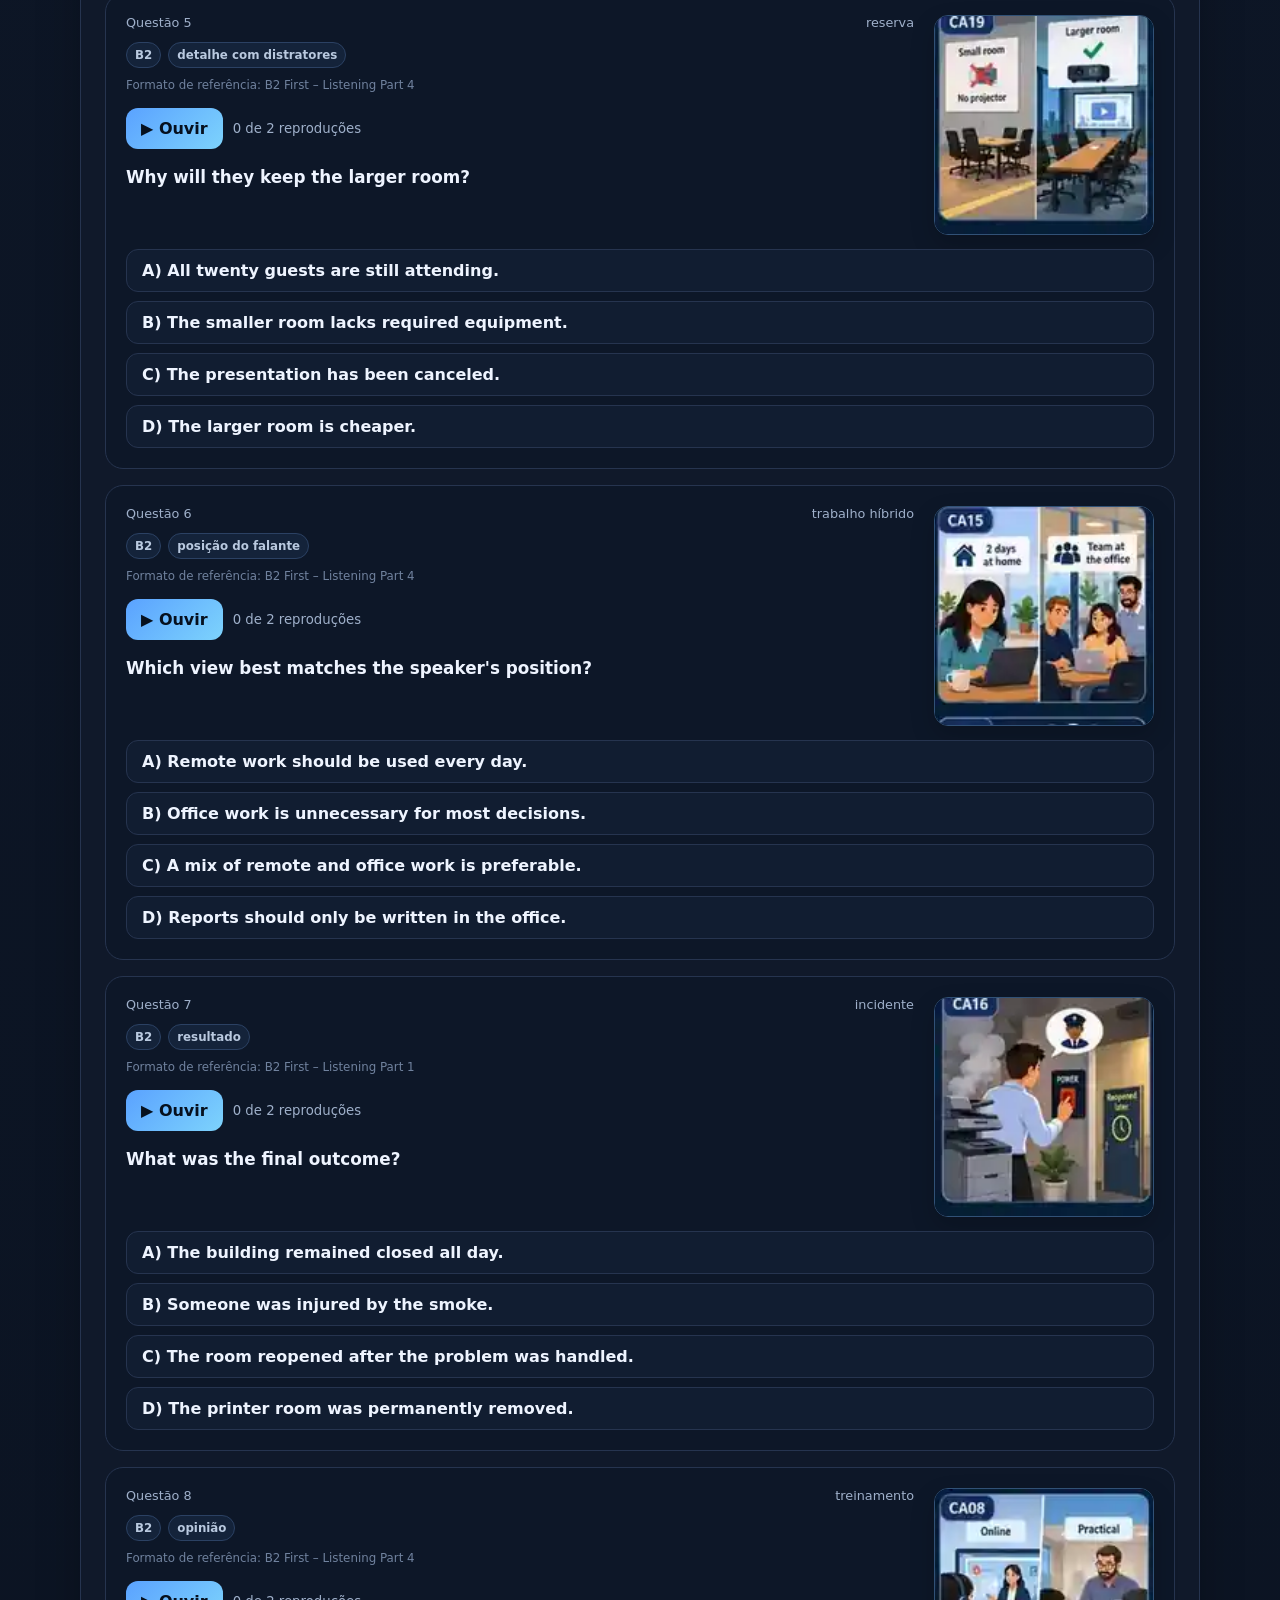
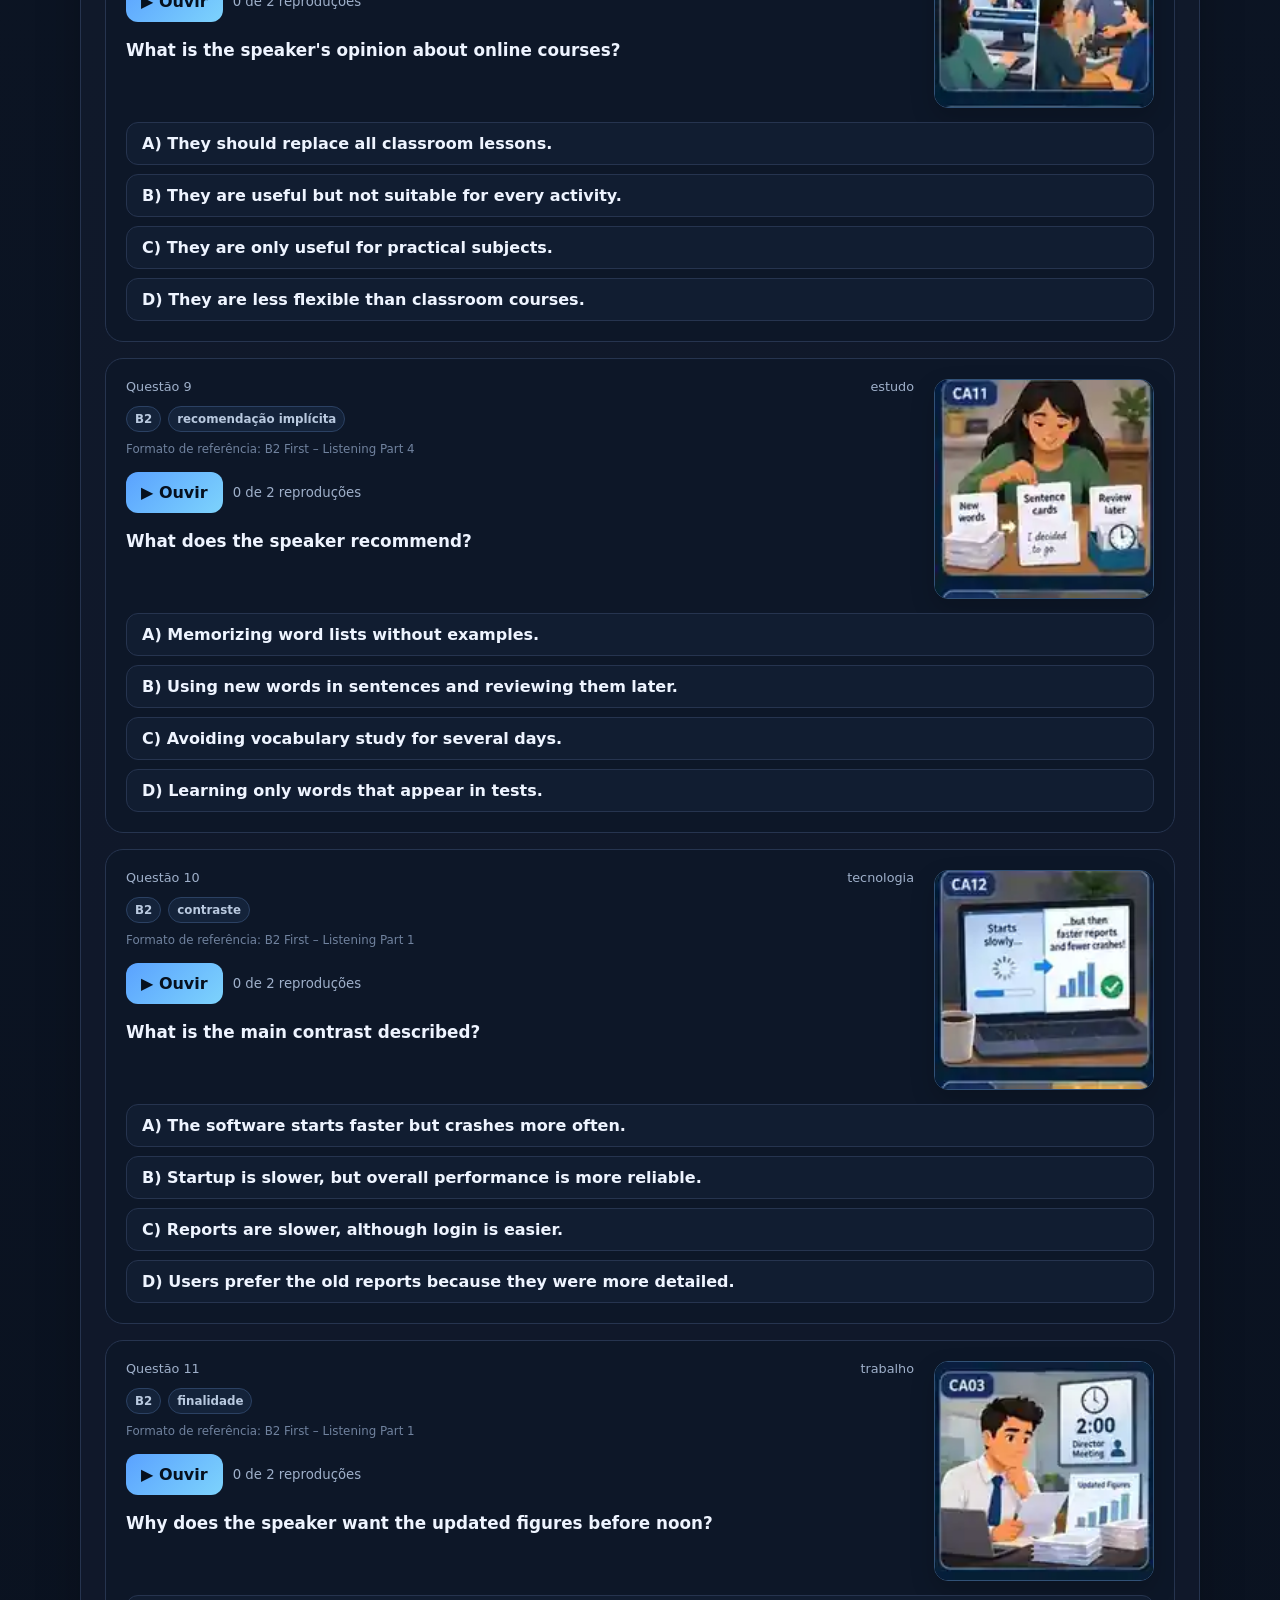
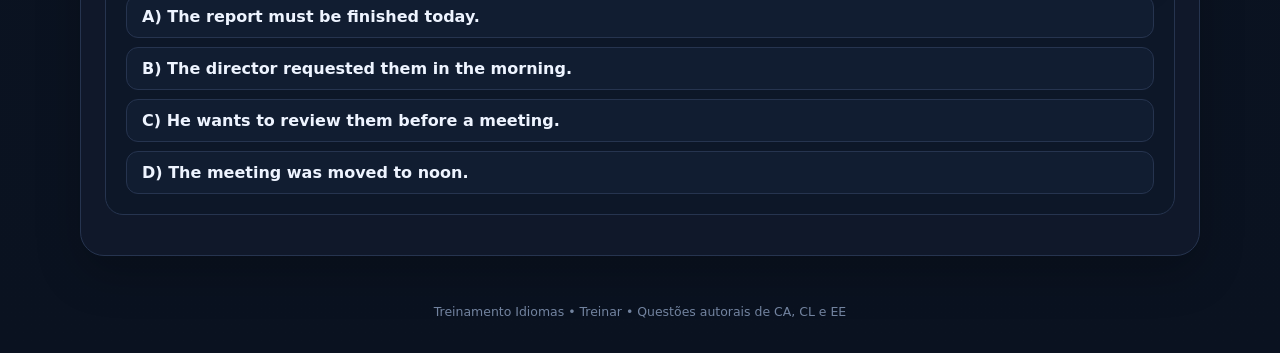
<file: exercicios.html>
<!doctype html>
<html lang="pt-BR">
<head>
  <meta charset="utf-8">
  <meta name="viewport" content="width=device-width, initial-scale=1">
  <meta name="description" content="Área de treino de Compreensão Auditiva, Compreensão Leitora e Expressão Escrita para o objetivo IPL 2-1-2-2.">
  <title>Treinar | Treinamento Idiomas</title>
  <link rel="stylesheet" href="assets/css/style.css">
  <link rel="stylesheet" href="assets/css/v2.css?v=20260915-8">
  <link rel="stylesheet" href="assets/css/navigation.css?v=20260916-1">
</head>
<body>
  <header class="topbar">
    <div class="brand"><div class="brand-mark">222</div><div><strong>Treinamento Idiomas</strong><span class="page-context">Treinar • CA, CL e EE</span></div></div>
    <div style="display:flex;flex-direction:column;gap:8px;align-items:flex-end">
      <nav class="site-nav" aria-label="Navegação principal">
        <a href="index.html"><span class="nav-icon">🏠</span>Início</a>
        <a href="aprender.html"><span class="nav-icon">📚</span>Aprender</a>
        <a href="expressoes-b1.html"><span class="nav-icon">🧠</span>Revisar</a>
        <a href="exercicios.html" aria-current="page"><span class="nav-icon">🎯</span>Treinar</a>
      </nav>
      <div class="top-actions">
        <a class="ghost-btn" href="imprimir.html" style="text-decoration:none">🖨️ Imprimir banco</a>
        <span id="timer" class="timer">00:00</span>
        <button id="resetBtn" class="ghost-btn" type="button">Reiniciar sessão</button>
      </div>
    </div>
  </header>

  <main class="app-shell">
    <section class="hero">
      <div>
        <p class="eyebrow">Treinar</p>
        <h1>Treinamento para IPL 2-1-2-2</h1>
        <p class="lead">Aplique o que você aprendeu e revisou. O banco está organizado por habilidade, descritor e faixa de dificuldade, com foco principal em CA N2, CL N2 e EE N2.</p>
        <div class="track-legend" aria-label="Faixas de treinamento"><span><b>Base</b> B1</span><span><b>Alvo N2</b> B1–B2</span><span><b>Desafio</b> B2–C1</span></div>
      </div>
      <div class="mode-card">
        <label for="modeSelect">Modo</label><select id="modeSelect"><option value="training">Treino</option><option value="simulation">Simulado</option></select><small id="modeHelp">No treino, a correção aparece após cada resposta.</small>
        <label for="trackSelect" class="secondary-label">Trilha</label><select id="trackSelect"><option value="target" selected>Alvo N2</option><option value="base">Base B1</option><option value="challenge">Desafio B2–C1</option><option value="all">Banco completo</option></select><small id="trackHelp">Prioriza tarefas de dificuldade próxima ao objetivo N2.</small>
      </div>
    </section>

    <section class="knowledge-framework" aria-labelledby="frameworkTitle"><div class="framework-heading"><div><p class="eyebrow">Rota de dificuldade</p><h2 id="frameworkTitle">Base → Alvo N2 → Desafio</h2><p><strong>Base B1</strong> para consolidar fundamentos → <strong>Alvo N2</strong> como foco principal → <strong>Desafio B2–C1</strong> para aumentar a margem de segurança. Use o diagnóstico para decidir se deve voltar a <a href="aprender.html">Aprender</a> ou <a href="expressoes-b1.html">Revisar</a>.</p></div><span class="framework-badge">rota principal: Alvo N2</span></div></section>

    <section class="knowledge-framework" aria-label="Material para impressão"><div class="framework-heading"><div><p class="eyebrow">Estudo offline</p><h2>🖨️ Banco de questões para imprimir</h2><p>Gere Prova A/B, folha de revisão com pistas visuais ou simulado limpo. O gabarito e o roteiro de CA podem ser incluídos somente na versão do instrutor.</p></div><a class="ghost-btn" href="imprimir.html" style="text-decoration:none">Montar folha →</a></div></section>

    <section class="dashboard" aria-label="Resumo do progresso"><article class="metric"><span>Questões</span><strong id="metricQuestions">0</strong></article><article class="metric"><span>Acertos</span><strong id="metricCorrect">0</strong></article><article class="metric"><span>Aproveitamento</span><strong id="metricPercent">0%</strong></article><article class="metric"><span>Habilidade atual</span><strong id="metricSkill">CA</strong></article></section>

    <nav class="tabs" aria-label="Habilidades"><button class="tab active" data-tab="ca" type="button">🎧 CA</button><button class="tab" data-tab="cl" type="button">📖 CL</button><button class="tab" data-tab="ee" type="button">✍️ EE</button><button class="tab" data-tab="resultado" type="button">📊 Resultado</button></nav>

    <section id="ca" class="panel active-panel"><div class="panel-heading"><div><p class="eyebrow">Compreensão Auditiva</p><h2>Ouça, identifique o sentido e descarte os distratores.</h2><p class="panel-note">Treino de ideia principal, detalhe, finalidade, atitude, contraste, sequência e inferência.</p></div><span class="pill">máx. 2 reproduções</span></div><div id="caContent"></div></section>
    <section id="cl" class="panel"><div class="panel-heading"><div><p class="eyebrow">Compreensão Leitora</p><h2>Leia a pergunta primeiro e localize a evidência no texto.</h2><p class="panel-note">Responda primeiro usando apenas a leitura. Depois da correção, o botão <strong>🔊 Ouvir texto</strong> é liberado como reforço de memória e pronúncia.</p></div><span class="pill">ler → responder → ouvir</span></div><div id="clContent"></div></section>
    <section id="ee" class="panel"><div class="panel-heading"><div><p class="eyebrow">Expressão Escrita</p><h2>Produza textos claros, organizados e adequados à situação.</h2><p class="panel-note">Pratique e-mail, relato, opinião, resumo e instruções com checklist antes de revisar.</p></div><span class="pill">produção guiada</span></div><div id="eeContent"></div></section>
    <section id="resultado" class="panel"><div class="panel-heading"><div><p class="eyebrow">Resultado</p><h2>Seu desempenho nesta sessão</h2><p class="panel-note">Use o diagnóstico por descritor para decidir o próximo passo: aprender a regra, revisar expressões ou continuar treinando.</p></div></div><div id="resultContent"></div></section>
  </main>

  <footer>Treinamento Idiomas • Treinar • Questões autorais de CA, CL e EE</footer>
  <script src="data/questions.js"></script><script src="data/ca-v2.js"></script><script src="data/cl-v2.js"></script><script src="data/ee-v2.js"></script><script src="assets/js/app.js?v=20260915-8"></script><script src="assets/js/visual-support.js?v=20260915-7"></script><script src="assets/js/cl-audio-after-answer.js?v=20260916-1"></script>
</body>
</html>
</file>
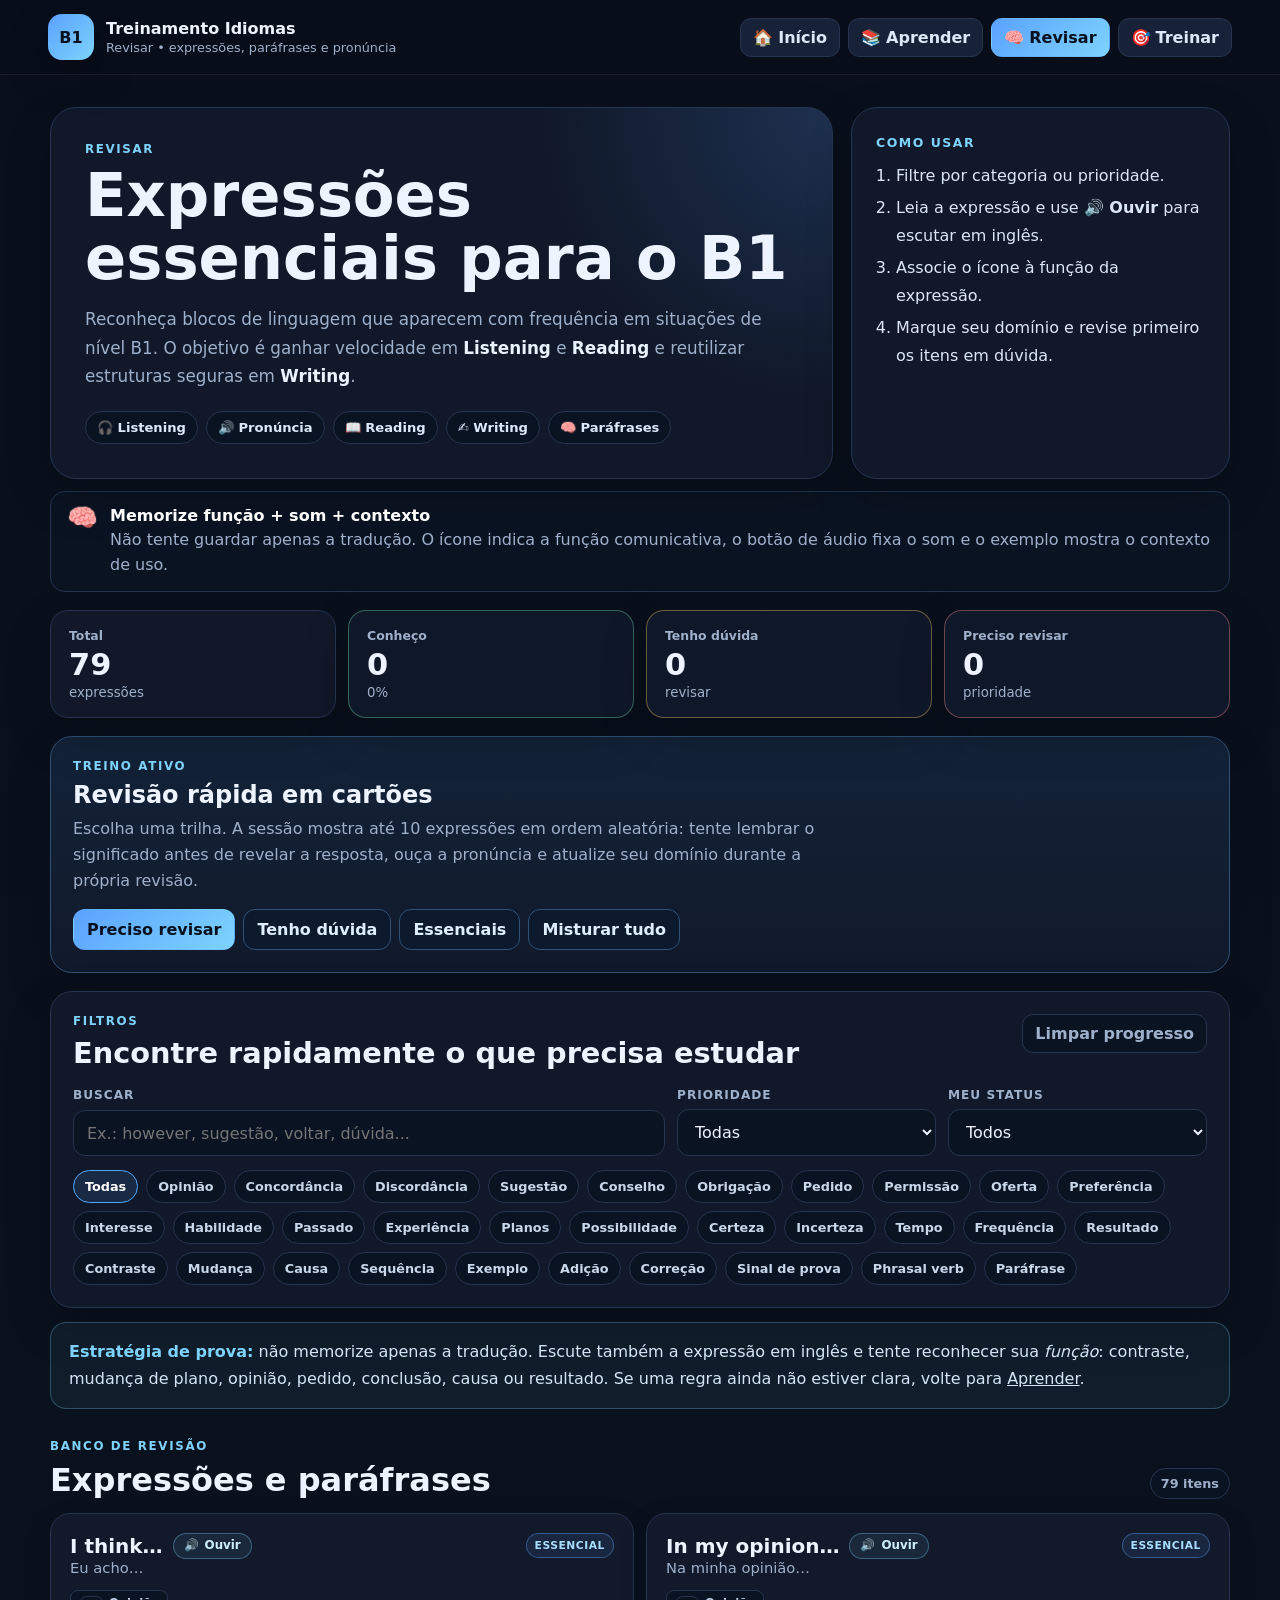
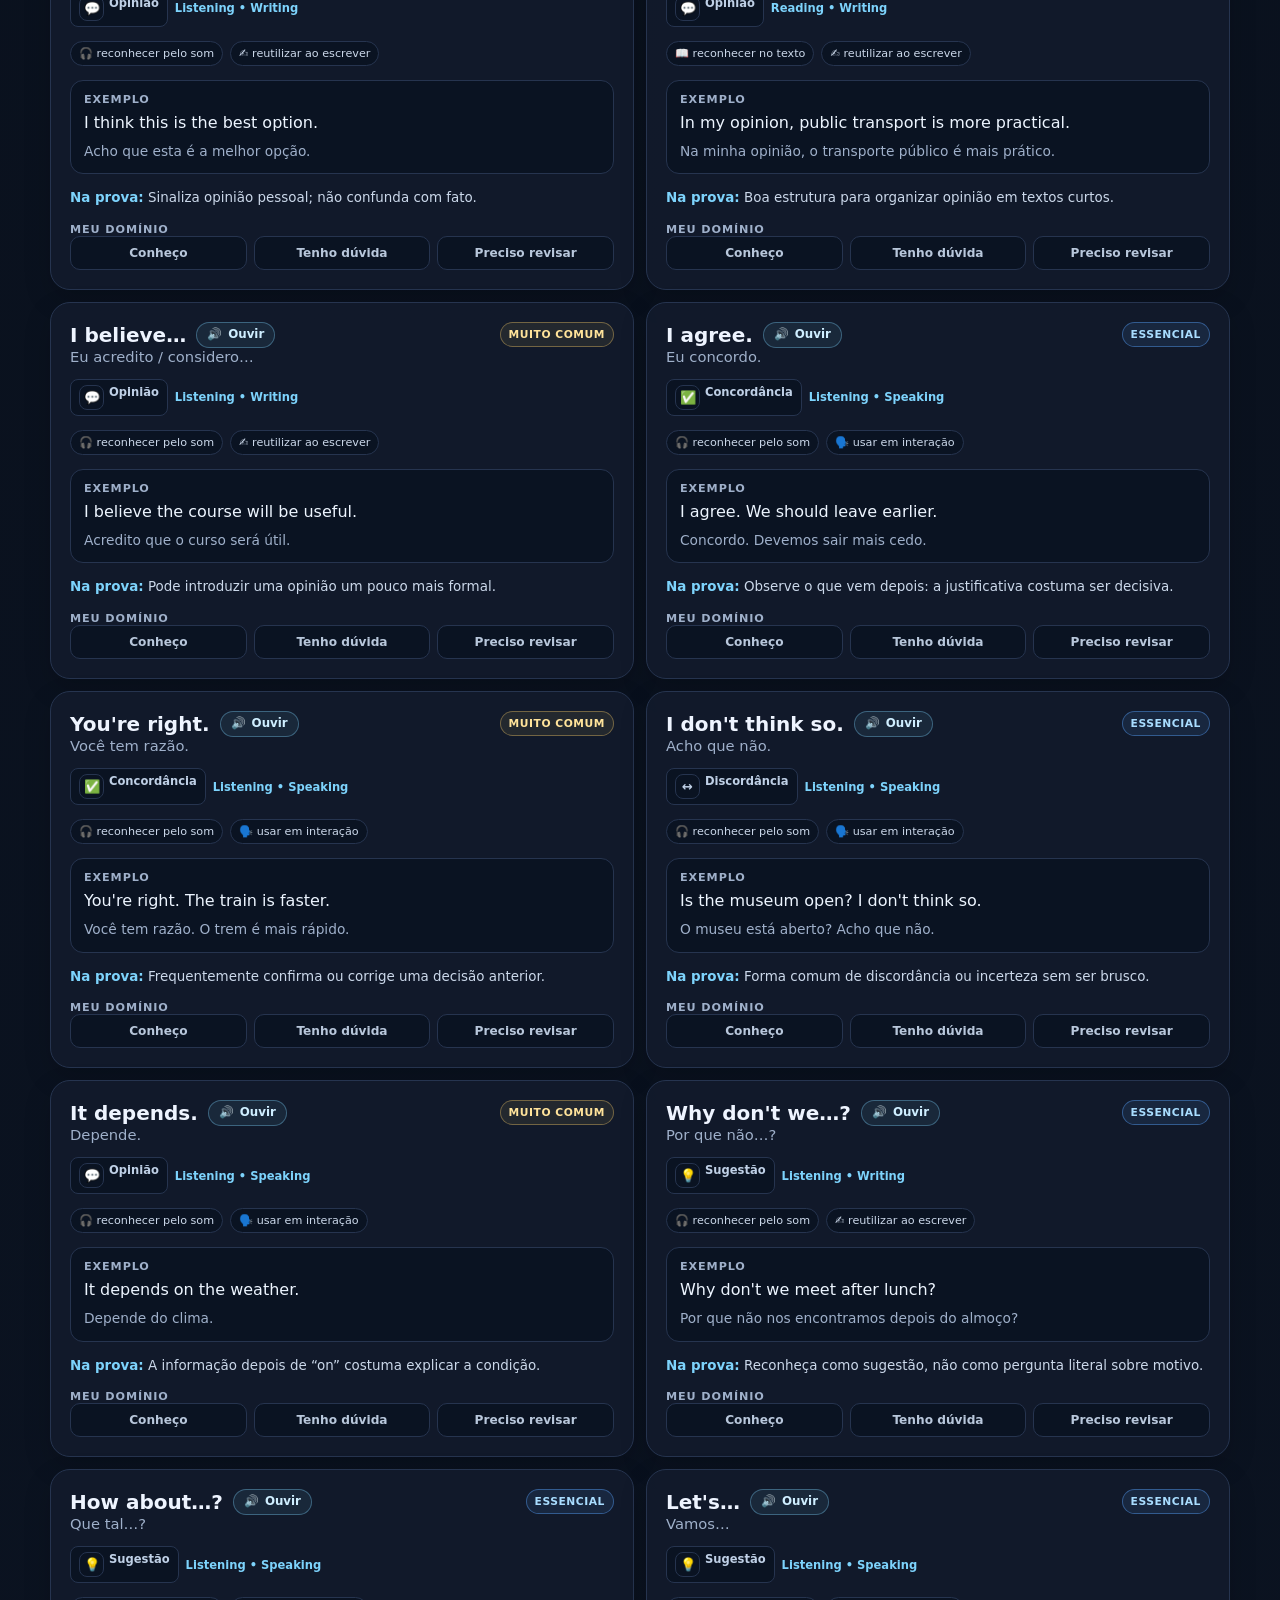
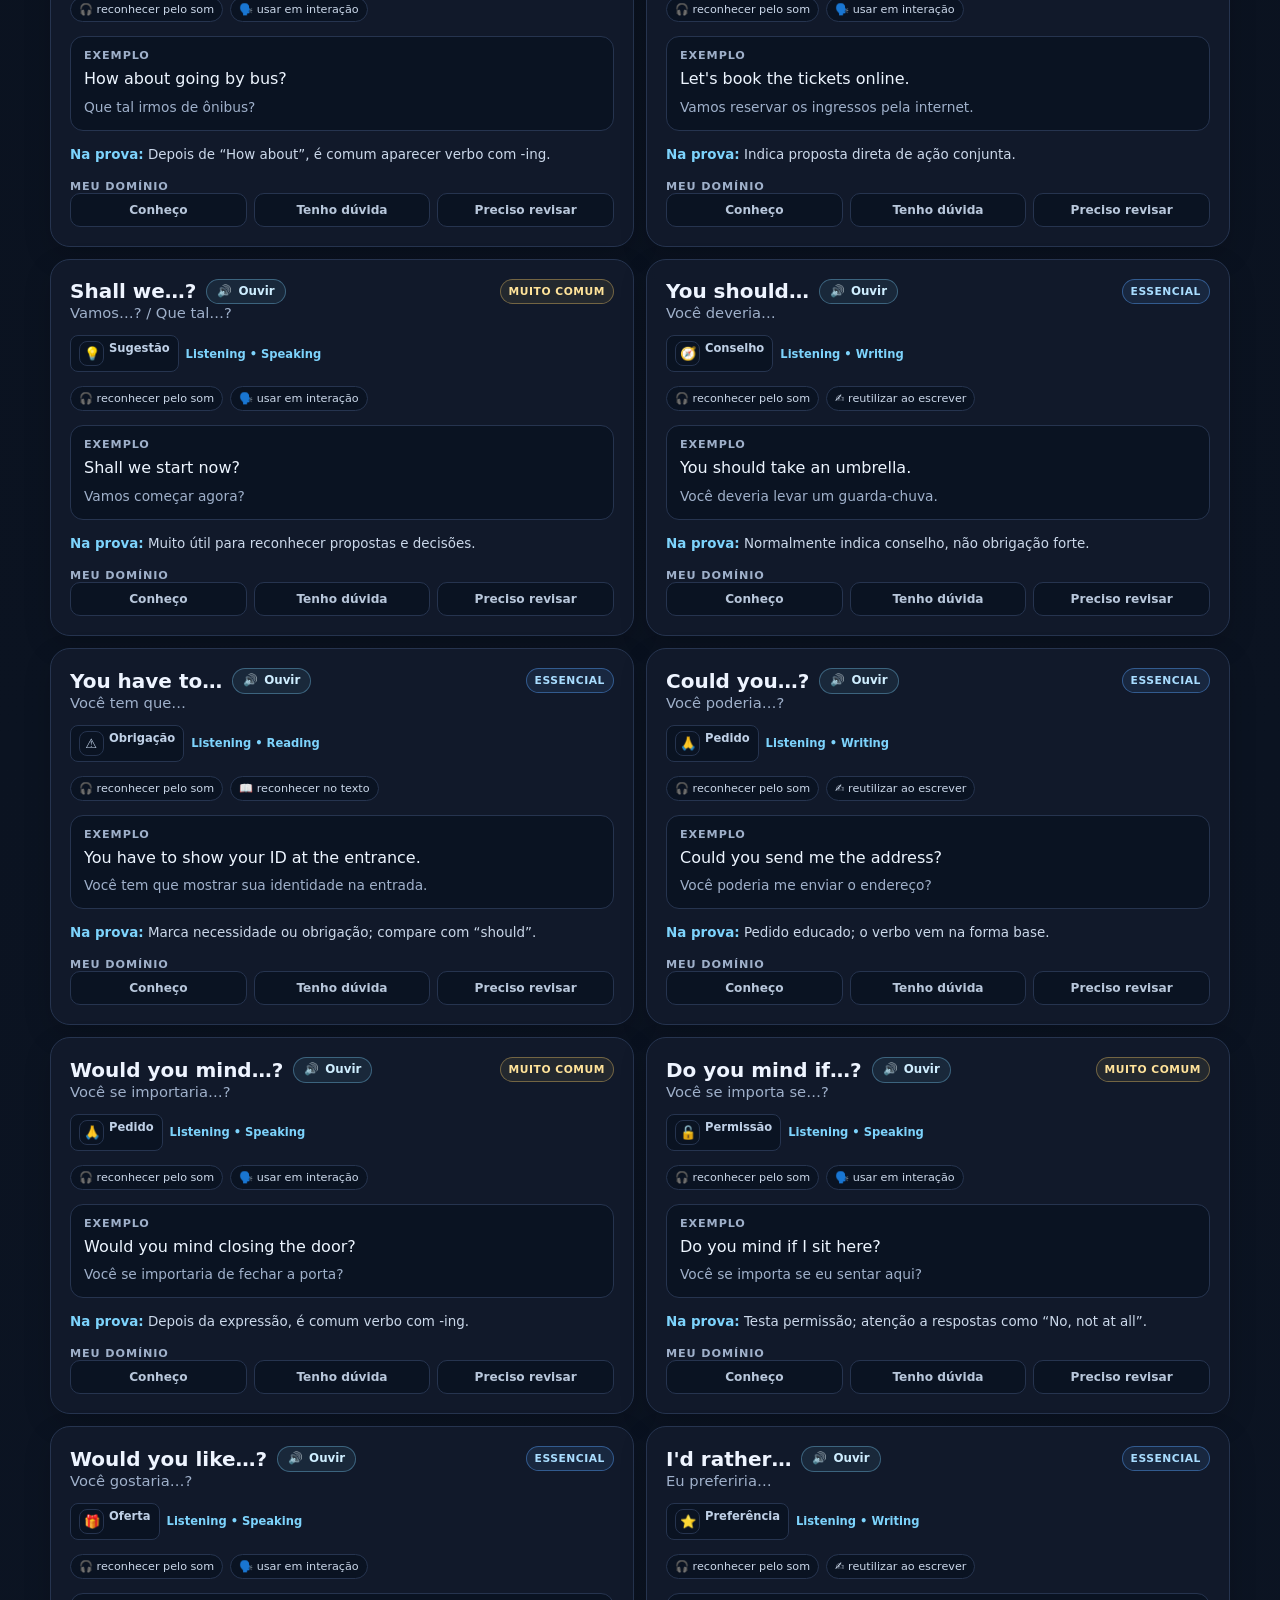
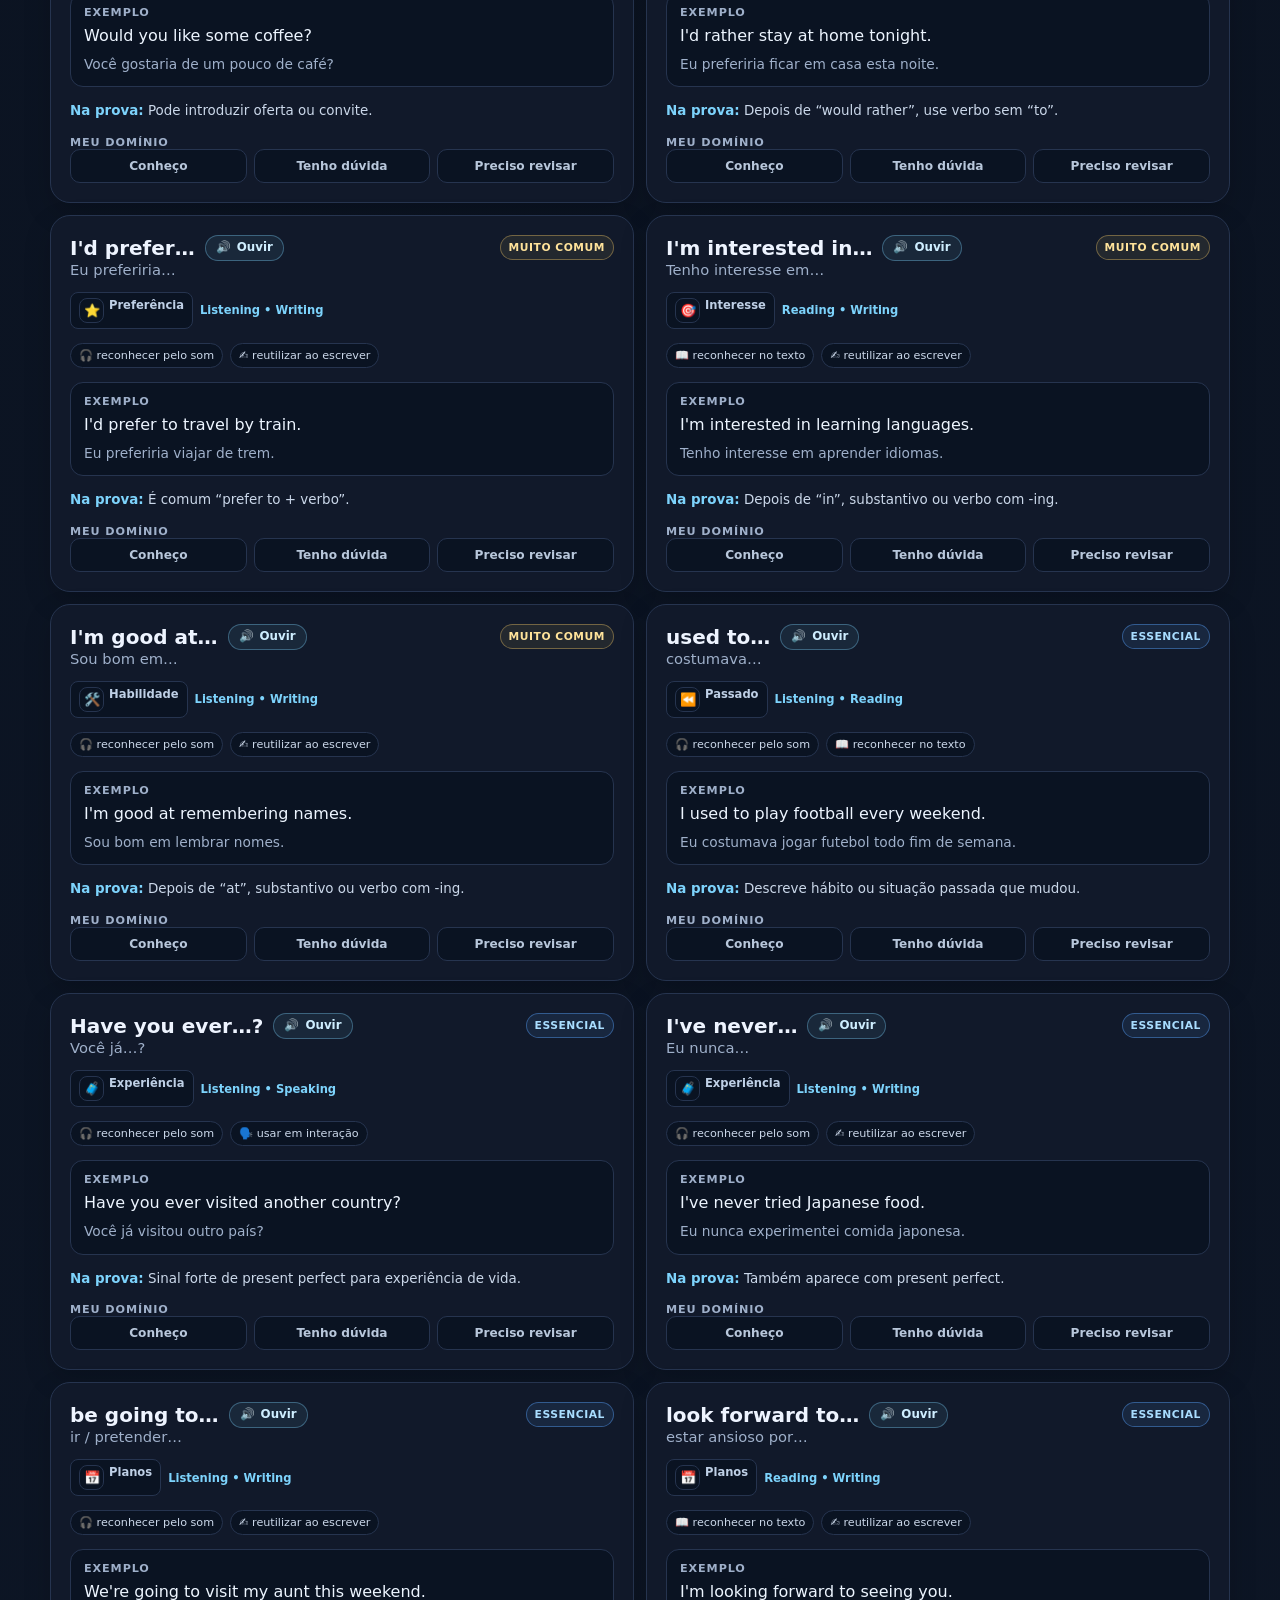
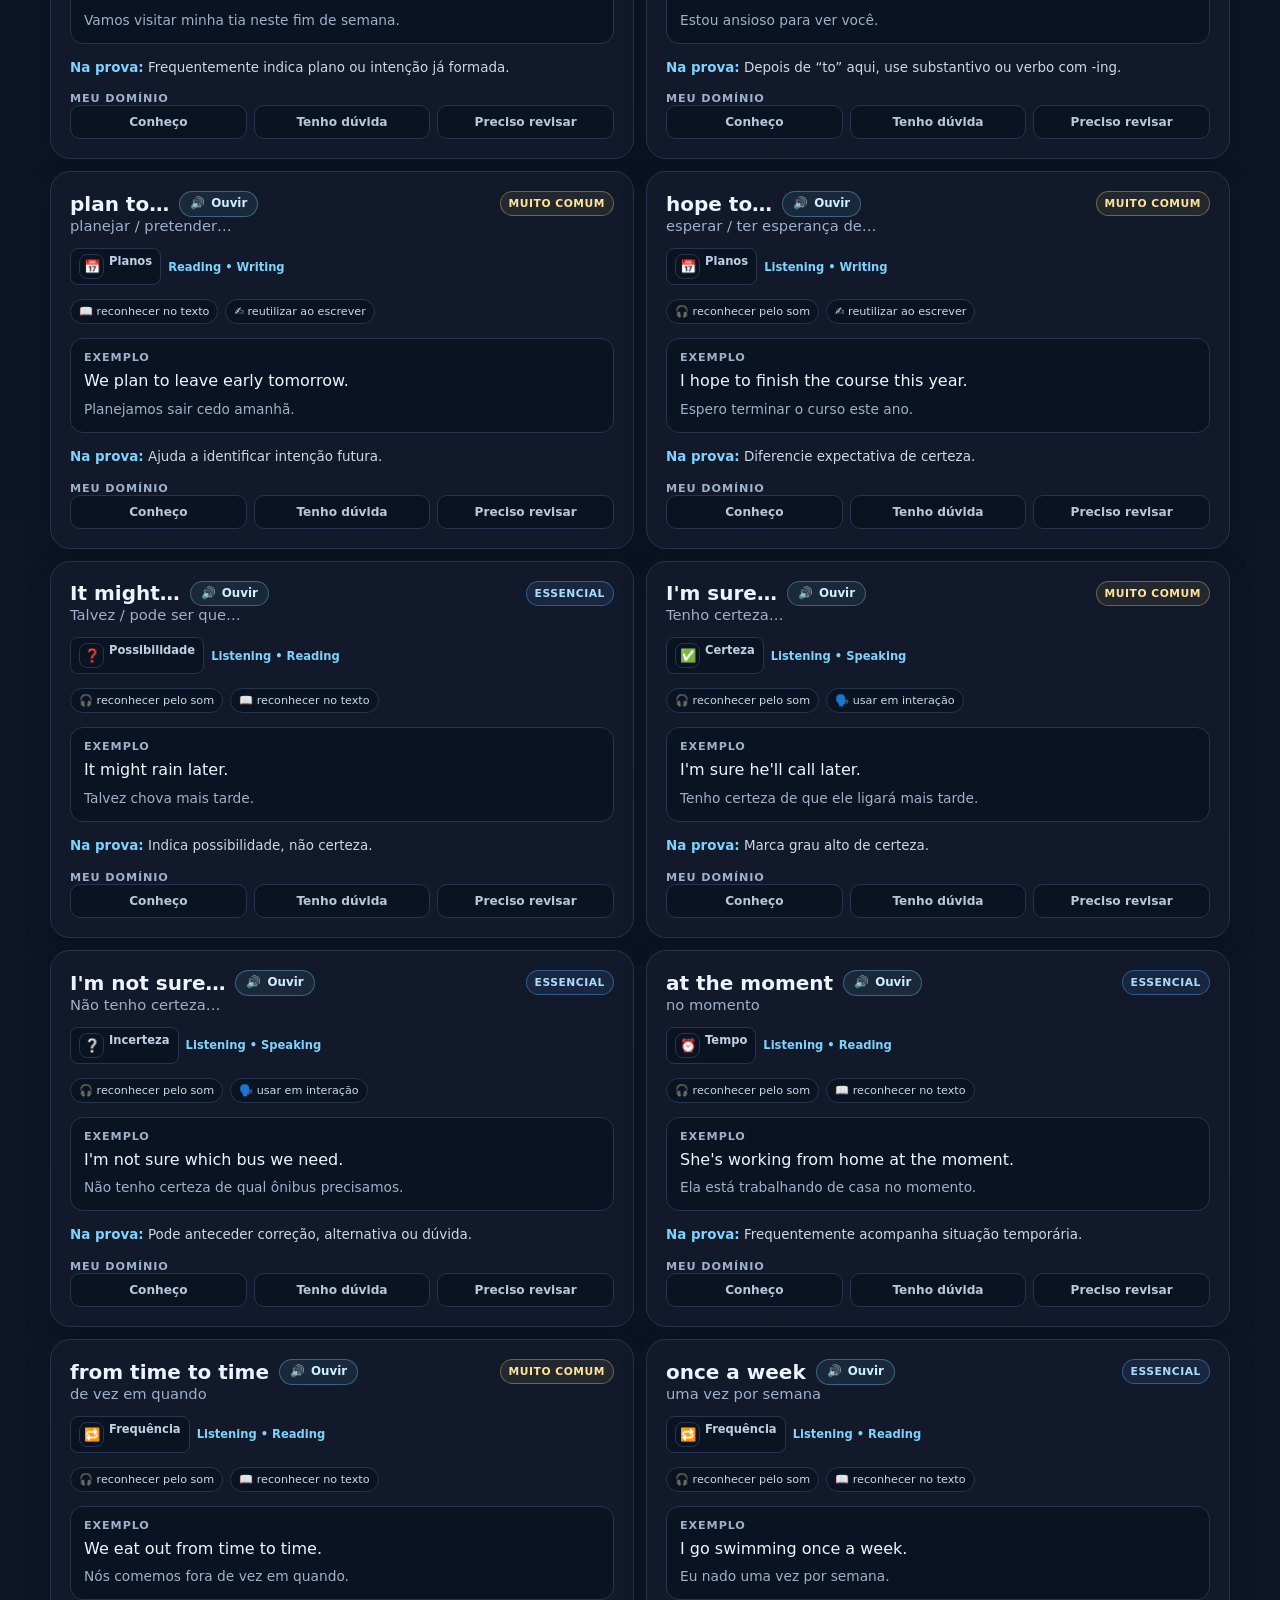
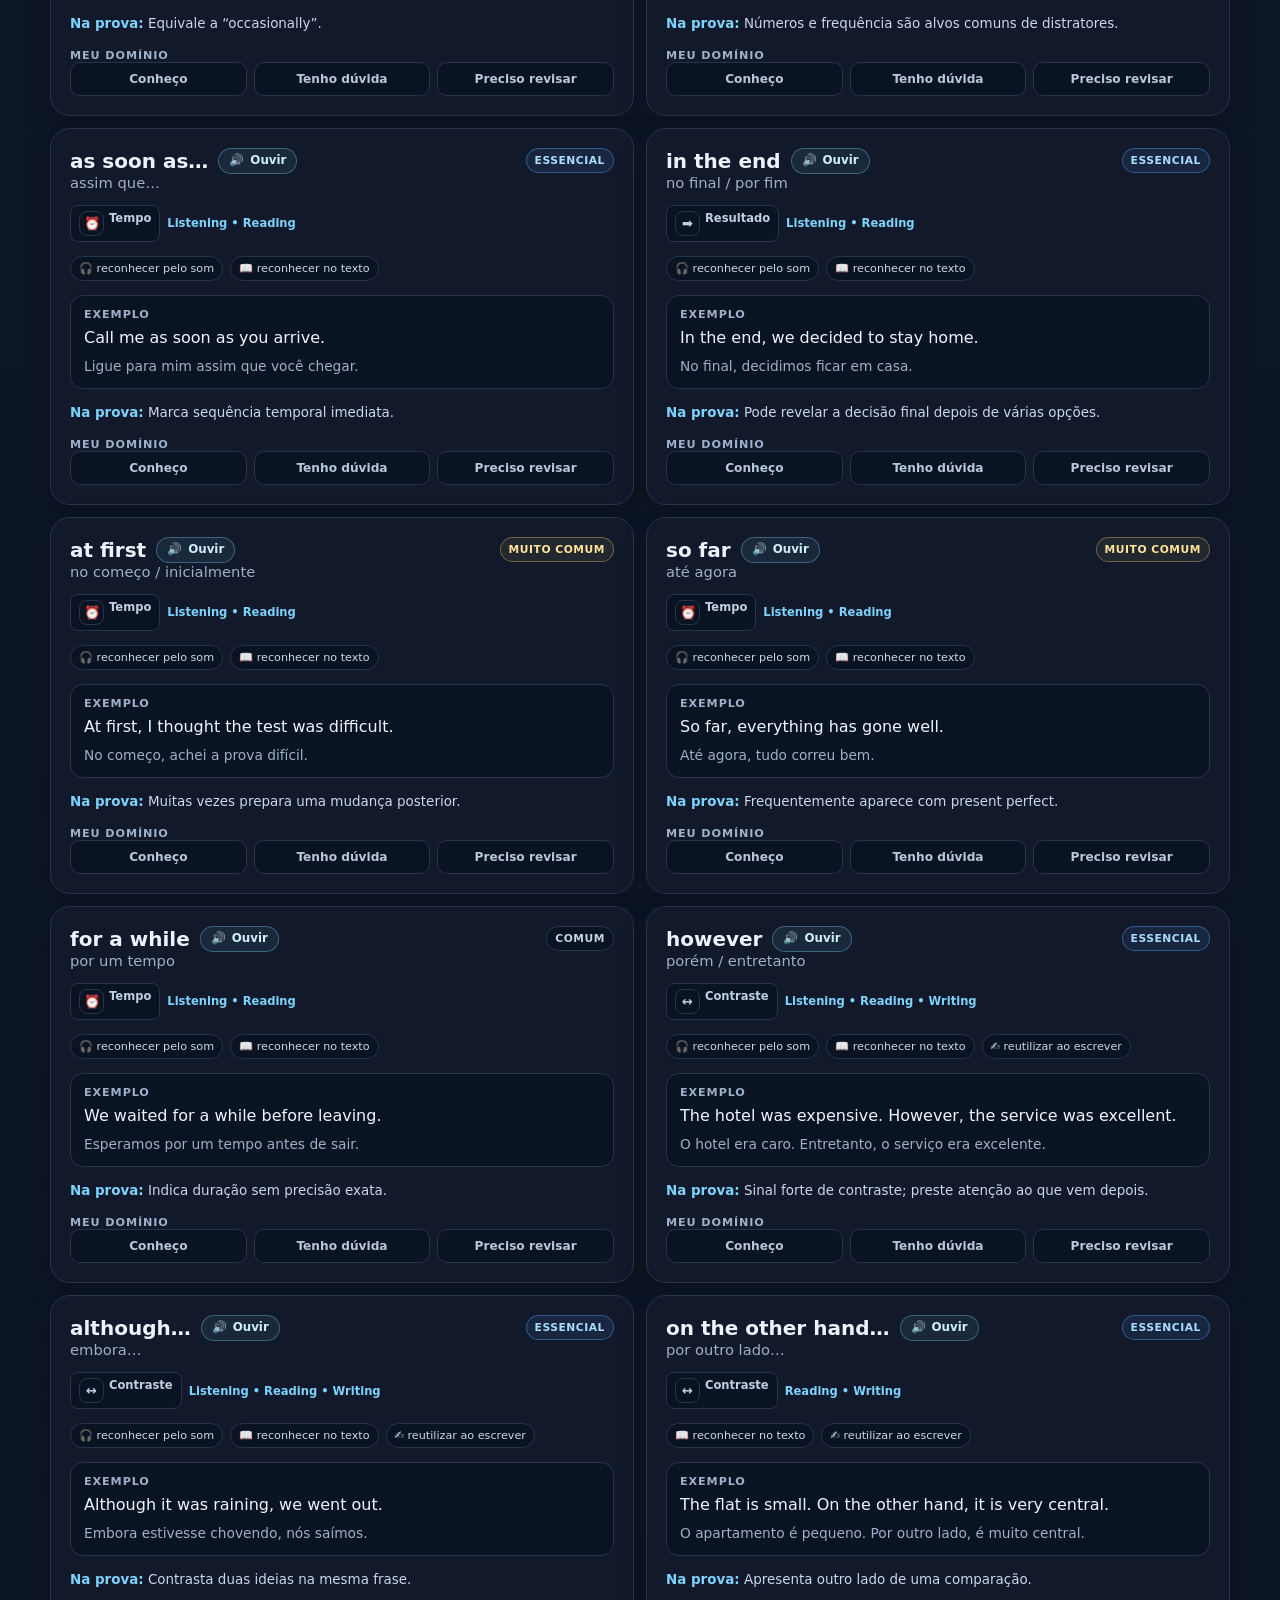
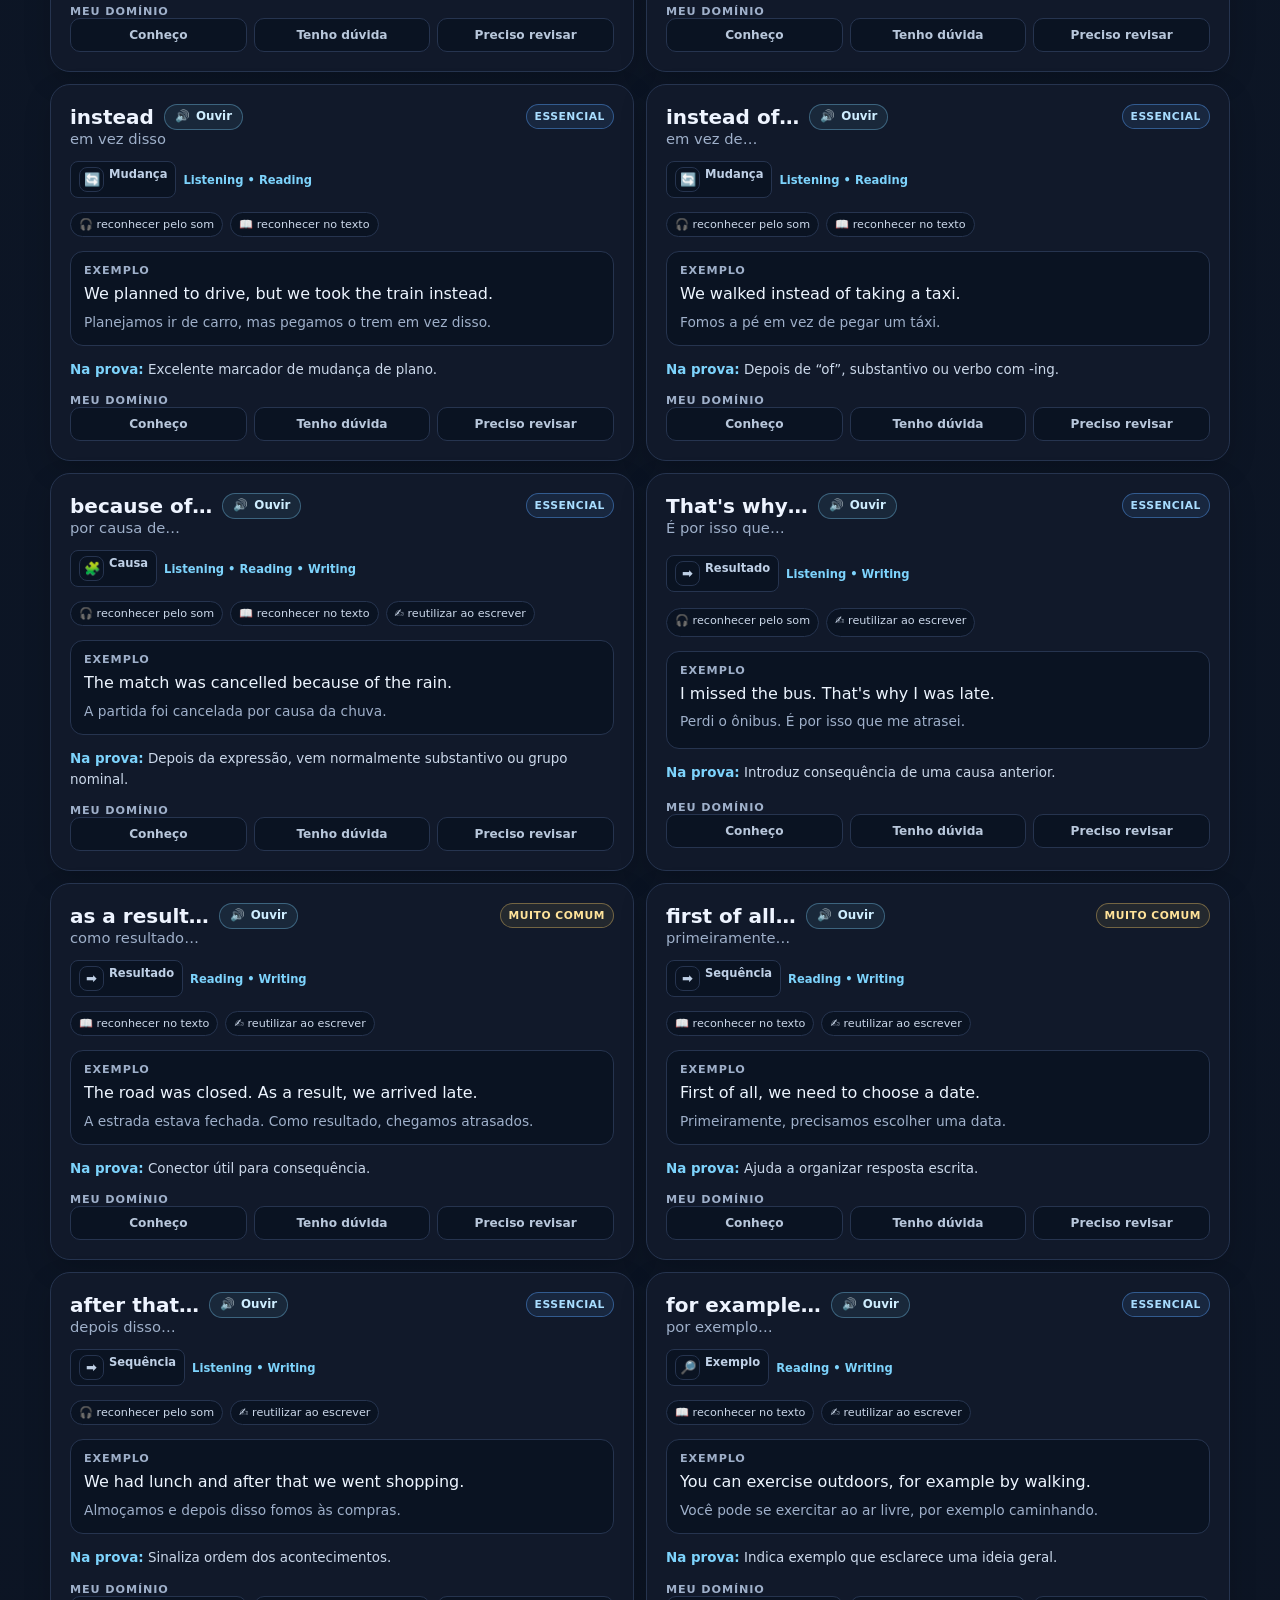
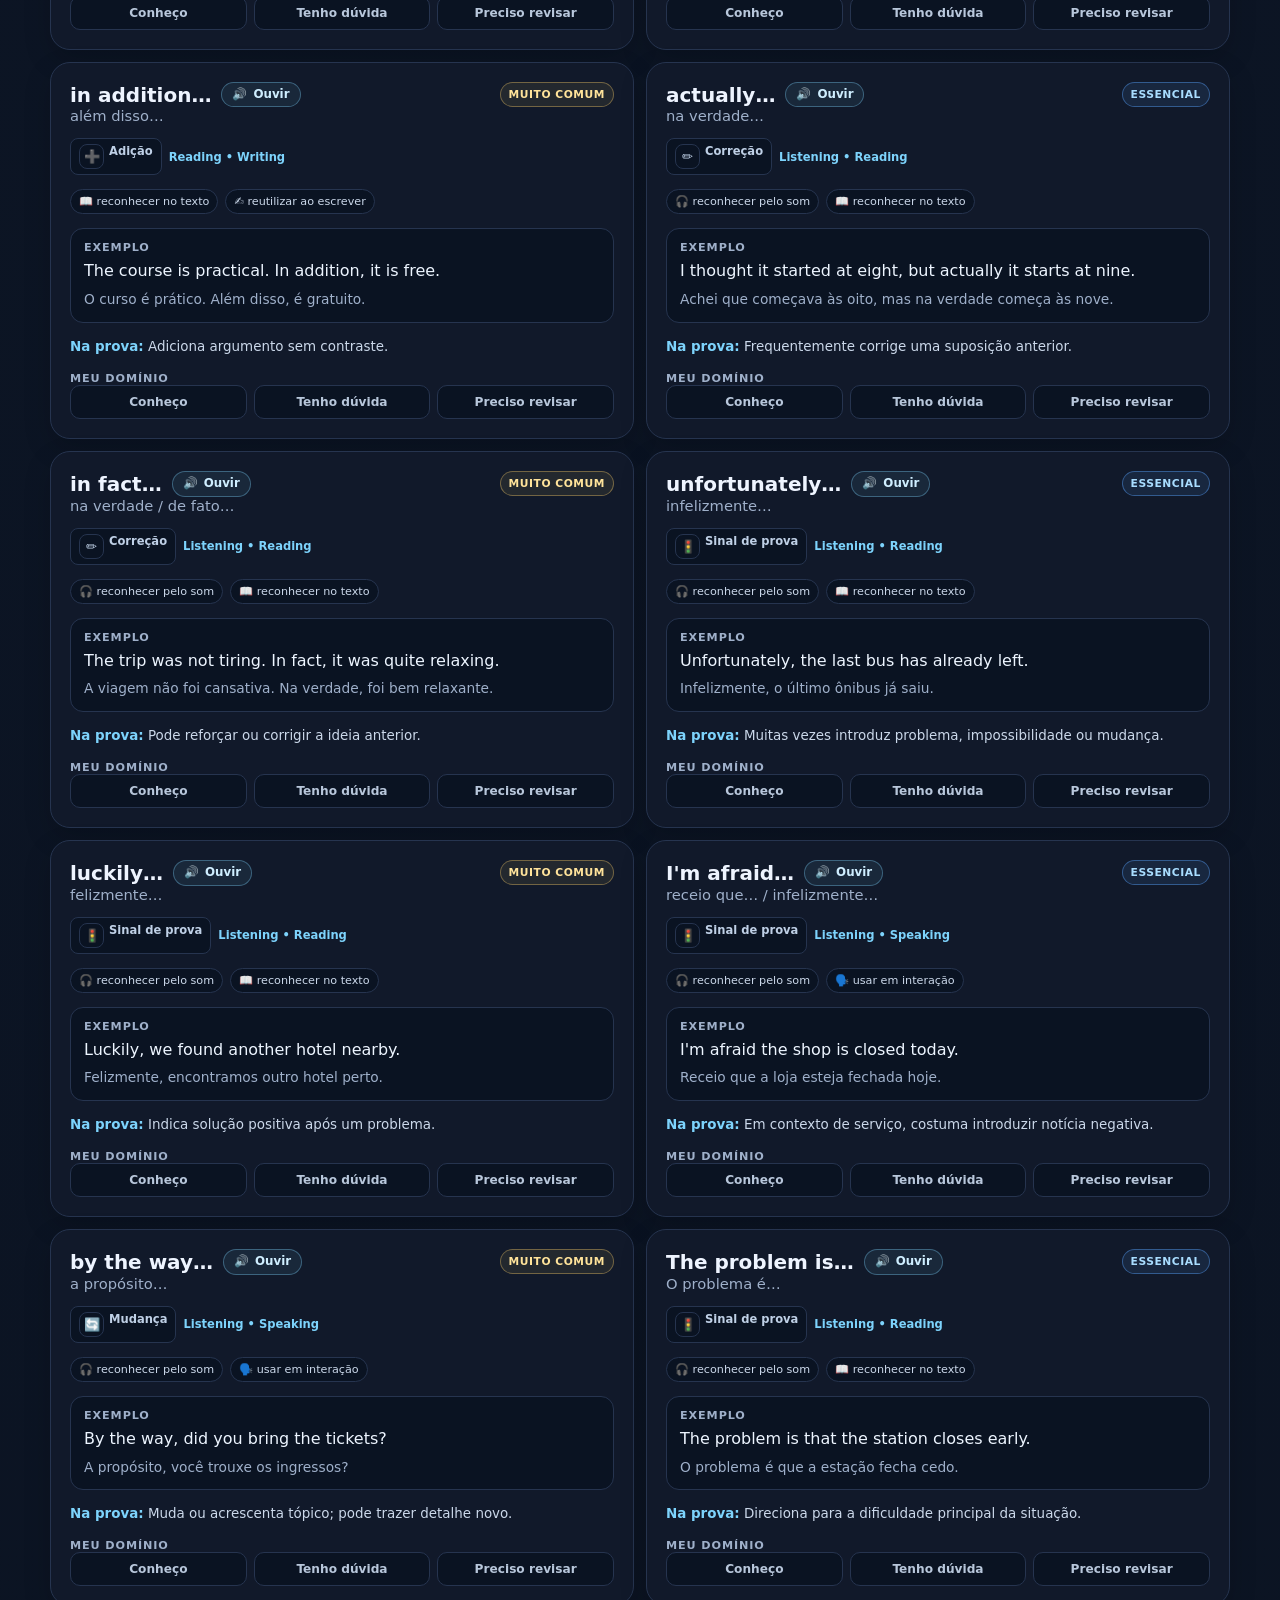
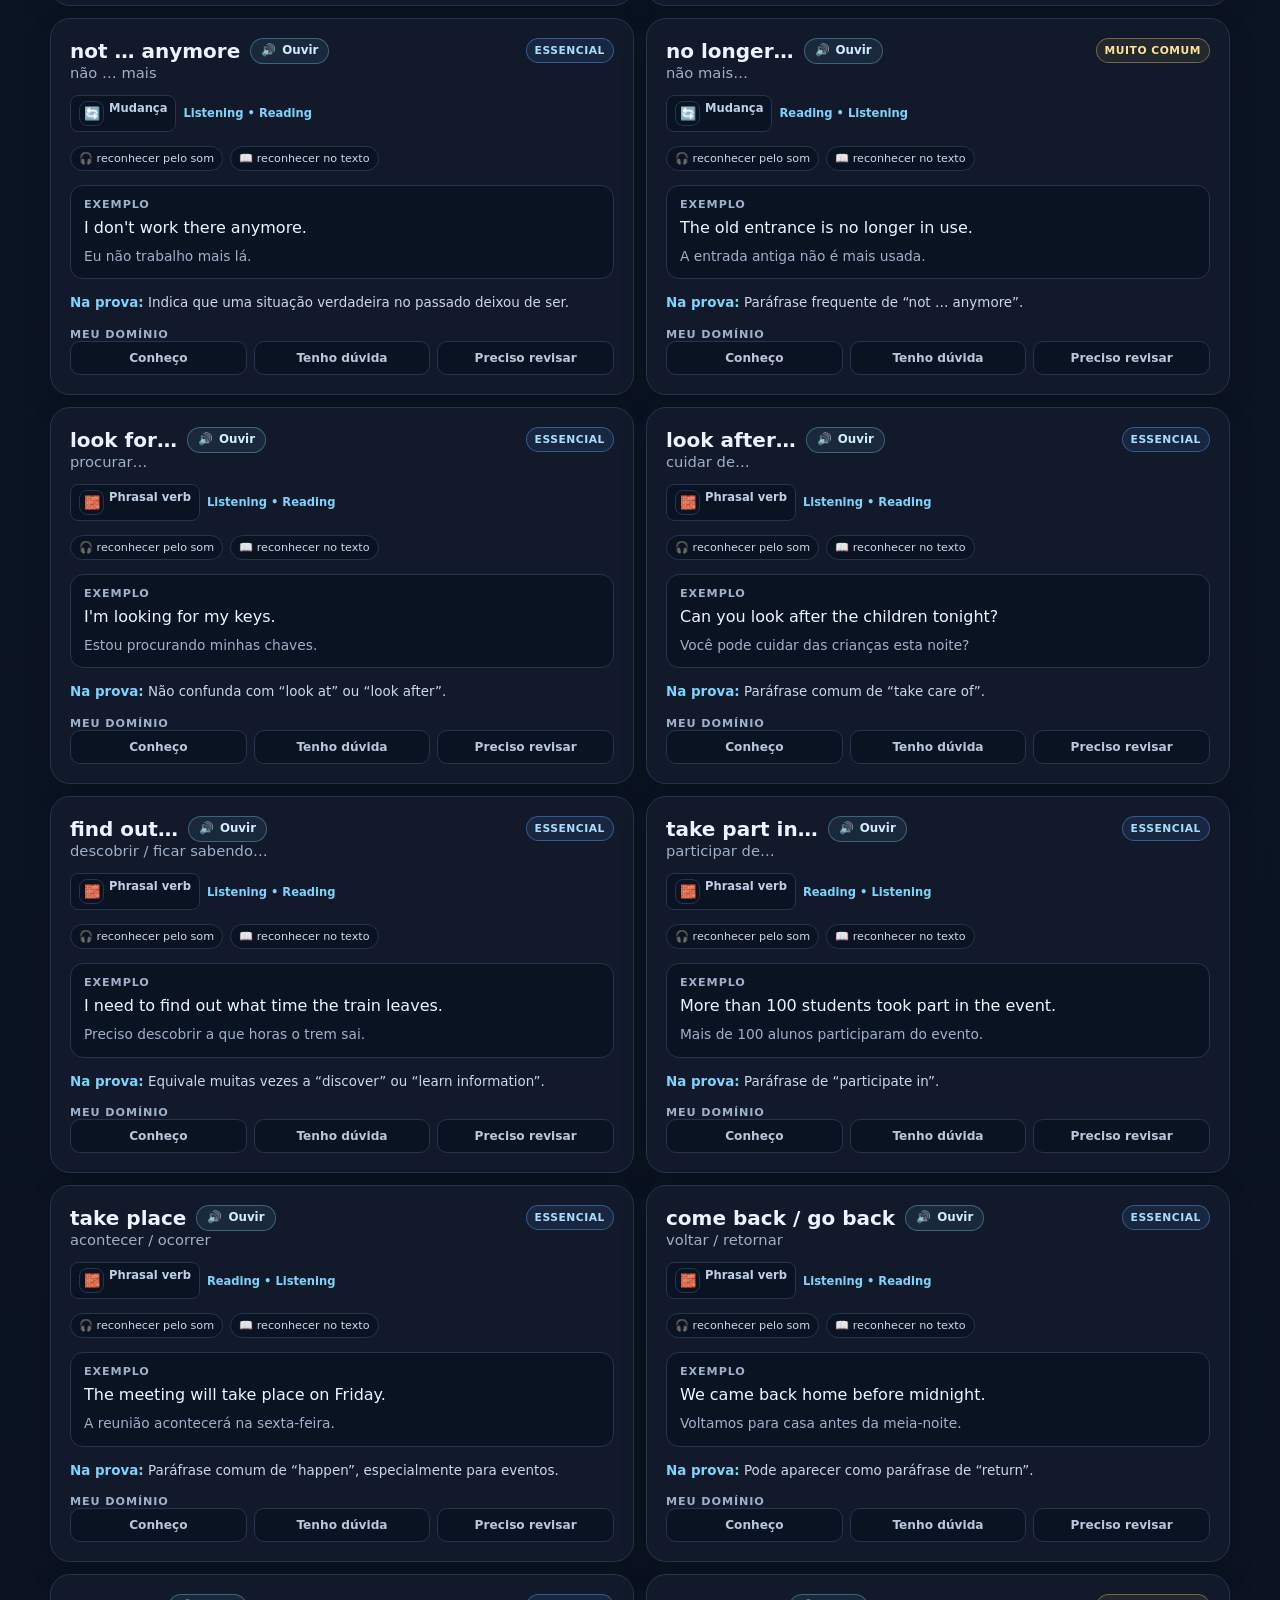
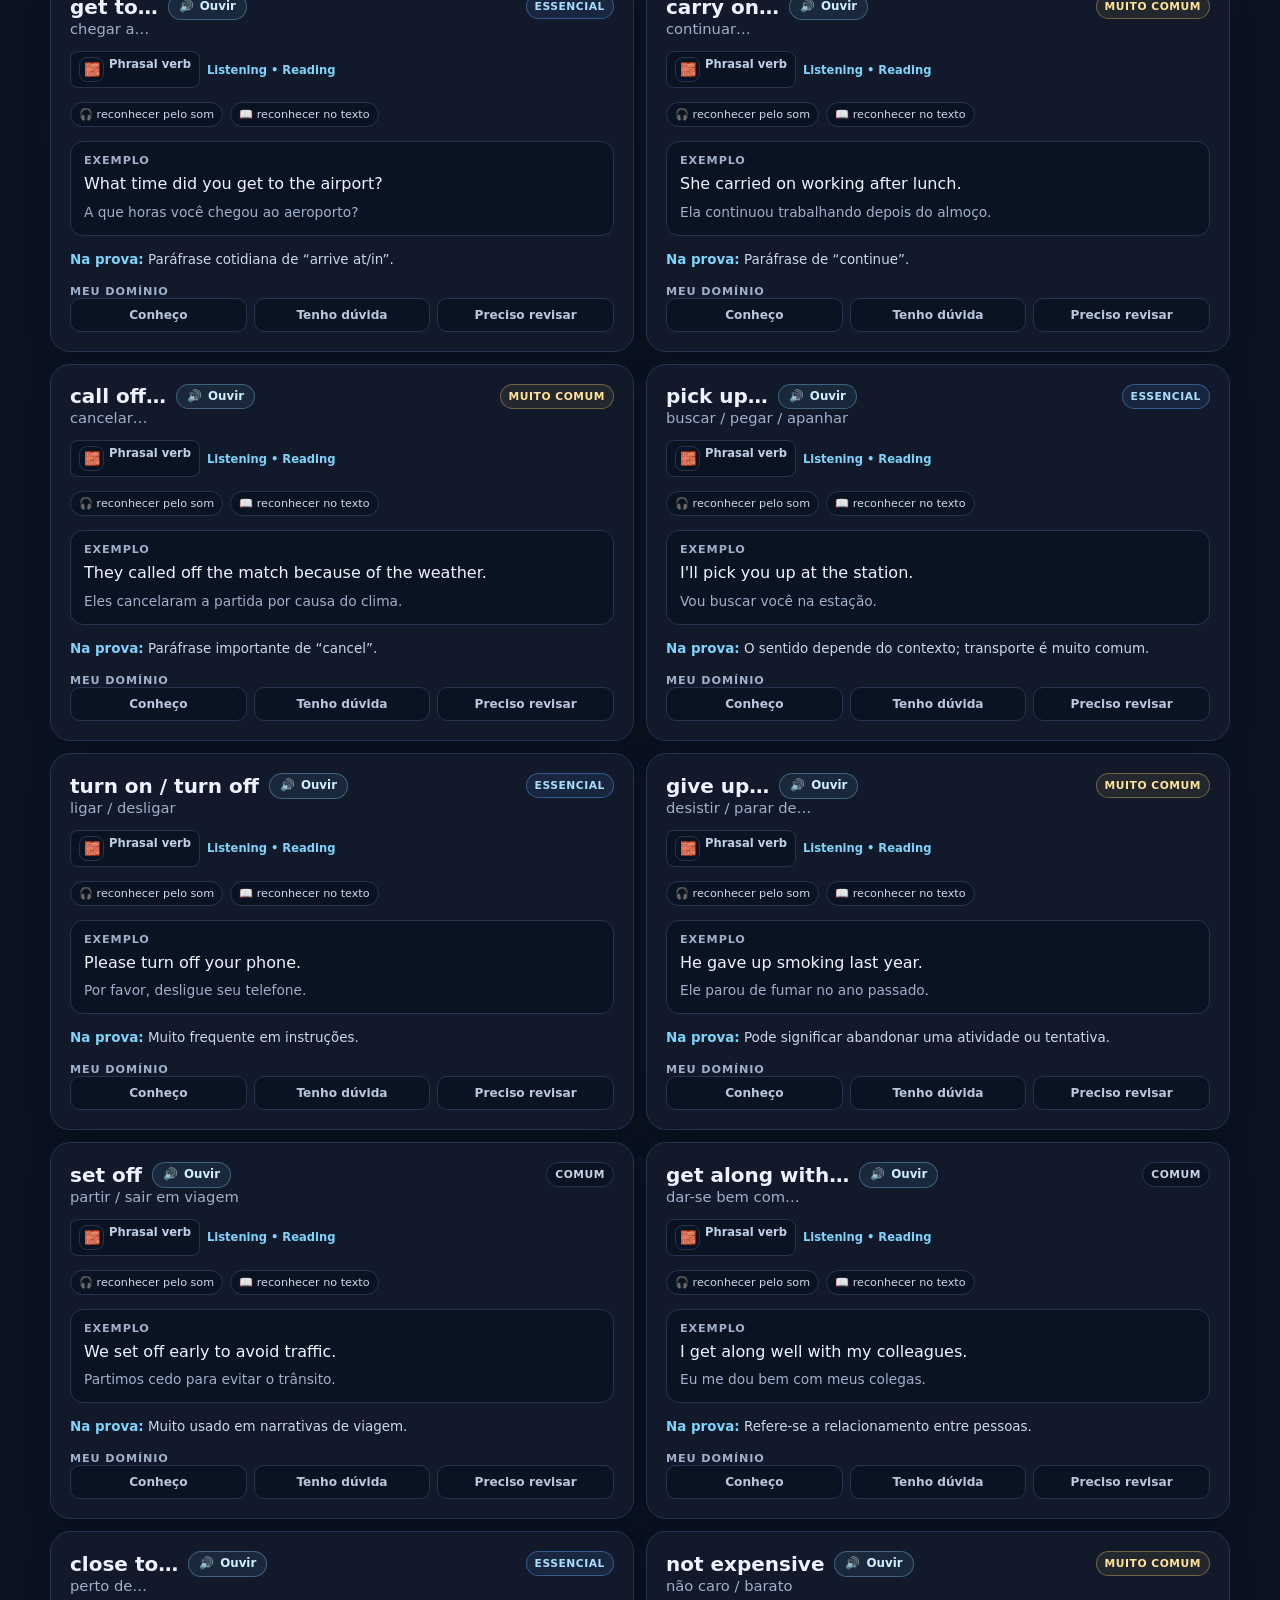
<file: expressoes-b1.html>
<!doctype html>
<html lang="pt-BR">
<head>
  <meta charset="utf-8">
  <meta name="viewport" content="width=device-width, initial-scale=1">
  <meta name="description" content="Área de revisão de expressões B1, com filtros, áudio em inglês e acompanhamento de domínio.">
  <title>Revisar | Treinamento Idiomas</title>
  <link rel="stylesheet" href="assets/css/expressoes-b1.css?v=20260915-1">
  <link rel="stylesheet" href="assets/css/revisao-b1.css?v=20260915-1">
  <link rel="stylesheet" href="assets/css/pronuncia-b1.css?v=20260916-1">
  <link rel="stylesheet" href="assets/css/navigation.css?v=20260916-1">
  <link rel="stylesheet" href="assets/css/visual-learning.css?v=20260916-1">
</head>
<body>
  <header class="topbar">
    <a class="brand" href="index.html" aria-label="Ir para o início">
      <div class="brand-mark">B1</div>
      <div>
        <strong>Treinamento Idiomas</strong>
        <span class="page-context">Revisar • expressões, paráfrases e pronúncia</span>
      </div>
    </a>
    <nav class="site-nav" aria-label="Navegação principal">
      <a href="index.html"><span class="nav-icon">🏠</span>Início</a>
      <a href="aprender.html"><span class="nav-icon">📚</span>Aprender</a>
      <a href="expressoes-b1.html" aria-current="page"><span class="nav-icon">🧠</span>Revisar</a>
      <a href="exercicios.html"><span class="nav-icon">🎯</span>Treinar</a>
    </nav>
  </header>

  <main class="shell">
    <section class="hero">
      <div>
        <p class="eyebrow">Revisar</p>
        <h1>Expressões essenciais para o B1</h1>
        <p class="lead">Reconheça blocos de linguagem que aparecem com frequência em situações de nível B1. O objetivo é ganhar velocidade em <strong>Listening</strong> e <strong>Reading</strong> e reutilizar estruturas seguras em <strong>Writing</strong>.</p>
        <div class="hero-tags" aria-label="Áreas de aplicação">
          <span>🎧 Listening</span>
          <span>🔊 Pronúncia</span>
          <span>📖 Reading</span>
          <span>✍️ Writing</span>
          <span>🧠 Paráfrases</span>
        </div>
      </div>
      <aside class="focus-box">
        <span class="focus-label">Como usar</span>
        <ol>
          <li>Filtre por categoria ou prioridade.</li>
          <li>Leia a expressão e use <strong>🔊 Ouvir</strong> para escutar em inglês.</li>
          <li>Associe o ícone à função da expressão.</li>
          <li>Marque seu domínio e revise primeiro os itens em dúvida.</li>
        </ol>
      </aside>
    </section>

    <section class="memory-cue" aria-label="Dica de memorização">
      <span class="cue-icon">🧠</span>
      <div><strong>Memorize função + som + contexto</strong><span>Não tente guardar apenas a tradução. O ícone indica a função comunicativa, o botão de áudio fixa o som e o exemplo mostra o contexto de uso.</span></div>
    </section>

    <section class="stats" aria-label="Resumo do progresso">
      <article class="stat-card"><span>Total</span><strong id="statTotal">0</strong><small>expressões</small></article>
      <article class="stat-card known"><span>Conheço</span><strong id="statKnown">0</strong><small id="statKnownPct">0%</small></article>
      <article class="stat-card doubt"><span>Tenho dúvida</span><strong id="statDoubt">0</strong><small>revisar</small></article>
      <article class="stat-card review"><span>Preciso revisar</span><strong id="statReview">0</strong><small>prioridade</small></article>
    </section>

    <section class="quick-review" aria-labelledby="quickReviewTitle">
      <div class="quick-review-heading"><div><p class="eyebrow">Treino ativo</p><h2 id="quickReviewTitle">Revisão rápida em cartões</h2><p>Escolha uma trilha. A sessão mostra até 10 expressões em ordem aleatória: tente lembrar o significado antes de revelar a resposta, ouça a pronúncia e atualize seu domínio durante a própria revisão.</p></div></div>
      <div class="quick-review-modes" aria-label="Modos de revisão rápida"><button class="review-mode-button primary" type="button" data-review-mode="review">Preciso revisar</button><button class="review-mode-button" type="button" data-review-mode="doubt">Tenho dúvida</button><button class="review-mode-button" type="button" data-review-mode="essential">Essenciais</button><button class="review-mode-button" type="button" data-review-mode="all">Misturar tudo</button></div>
      <div id="reviewEmpty" class="review-empty" hidden></div>
      <div id="reviewWorkspace" class="review-workspace" hidden>
        <div class="review-progress"><span id="reviewSessionLabel">Sessão</span><strong id="reviewPosition">1 de 10</strong></div>
        <article class="review-card">
          <div class="review-meta"><span id="reviewCategory" class="review-chip"></span><span id="reviewPriority" class="review-chip"></span></div>
          <h3 id="reviewExpression"></h3>
          <div id="reviewAnswer" class="review-answer" hidden><div id="reviewTranslation" class="review-translation"></div><div class="review-example"><strong id="reviewExample"></strong><small id="reviewExamplePt"></small></div><p class="review-tip"><strong>Na prova:</strong> <span id="reviewTip"></span></p></div>
          <div class="review-actions"><button id="reviewReveal" class="review-action reveal" type="button">Mostrar resposta</button><button class="review-action known" type="button" data-review-status="known" aria-pressed="false">Conheço</button><button class="review-action doubt" type="button" data-review-status="doubt" aria-pressed="false">Tenho dúvida</button><button class="review-action review" type="button" data-review-status="review" aria-pressed="false">Preciso revisar</button><button id="reviewNext" class="review-action next" type="button">Próxima →</button></div>
        </article>
      </div>
    </section>

    <section class="control-panel" aria-labelledby="filtersTitle">
      <div class="control-heading"><div><p class="eyebrow">Filtros</p><h2 id="filtersTitle">Encontre rapidamente o que precisa estudar</h2></div><button class="reset-button" id="resetProgress" type="button">Limpar progresso</button></div>
      <div class="search-row">
        <label class="search-box"><span>Buscar</span><input id="searchInput" type="search" placeholder="Ex.: however, sugestão, voltar, dúvida..." autocomplete="off"></label>
        <label class="select-box"><span>Prioridade</span><select id="priorityFilter"><option value="all">Todas</option><option value="essential">Essencial</option><option value="very-common">Muito comum</option><option value="common">Comum</option></select></label>
        <label class="select-box"><span>Meu status</span><select id="statusFilter"><option value="all">Todos</option><option value="known">Conheço</option><option value="doubt">Tenho dúvida</option><option value="review">Preciso revisar</option><option value="unmarked">Não marcado</option></select></label>
      </div>
      <div class="category-filter" id="categoryFilter" aria-label="Categorias de expressão"></div>
    </section>

    <section class="study-note"><strong>Estratégia de prova:</strong> não memorize apenas a tradução. Escute também a expressão em inglês e tente reconhecer sua <em>função</em>: contraste, mudança de plano, opinião, pedido, conclusão, causa ou resultado. Se uma regra ainda não estiver clara, volte para <a href="aprender.html">Aprender</a>.</section>

    <section class="results-heading"><div><p class="eyebrow">Banco de revisão</p><h2>Expressões e paráfrases</h2></div><span id="resultCount" class="result-count">0 itens</span></section>
    <section id="expressionGrid" class="expression-grid" aria-live="polite"></section>
    <div id="emptyState" class="empty-state" hidden><strong>Nenhuma expressão encontrada.</strong><span>Tente remover algum filtro ou usar outro termo de busca.</span></div>

    <section class="legend" aria-labelledby="legendTitle"><div><p class="eyebrow">Legenda</p><h2 id="legendTitle">Prioridade de revisão</h2></div><div class="legend-grid"><article><span class="priority essential">Essencial</span><p>Estruturas de alta utilidade para compreender intenção, contraste, causa, opinião, pedido e mudança de plano.</p></article><article><span class="priority very-common">Muito comum</span><p>Expressões recorrentes no inglês cotidiano de nível B1 e úteis para reconhecer paráfrases.</p></article><article><span class="priority common">Comum</span><p>Itens importantes para ampliar repertório e reduzir dependência de tradução palavra por palavra.</p></article></div></section>

    <section class="source-note"><strong>Nota pedagógica:</strong> o botão de áudio usa as vozes de síntese em inglês disponíveis no navegador; por isso, a voz pode variar conforme o dispositivo. A classificação de prioridade é uma orientação de estudo do projeto.</section>
  </main>

  <footer>Treinamento Idiomas • Revisar • Expressões B1, paráfrases e pronúncia</footer>
  <script src="assets/js/expressoes-b1.js?v=20260915-1"></script>
  <script src="assets/js/revisao-b1.js?v=20260915-1"></script>
  <script src="assets/js/pronuncia-b1.js?v=20260916-1"></script>
  <script src="assets/js/expression-memory.js?v=20260916-1"></script>
</body>
</html>
</file>
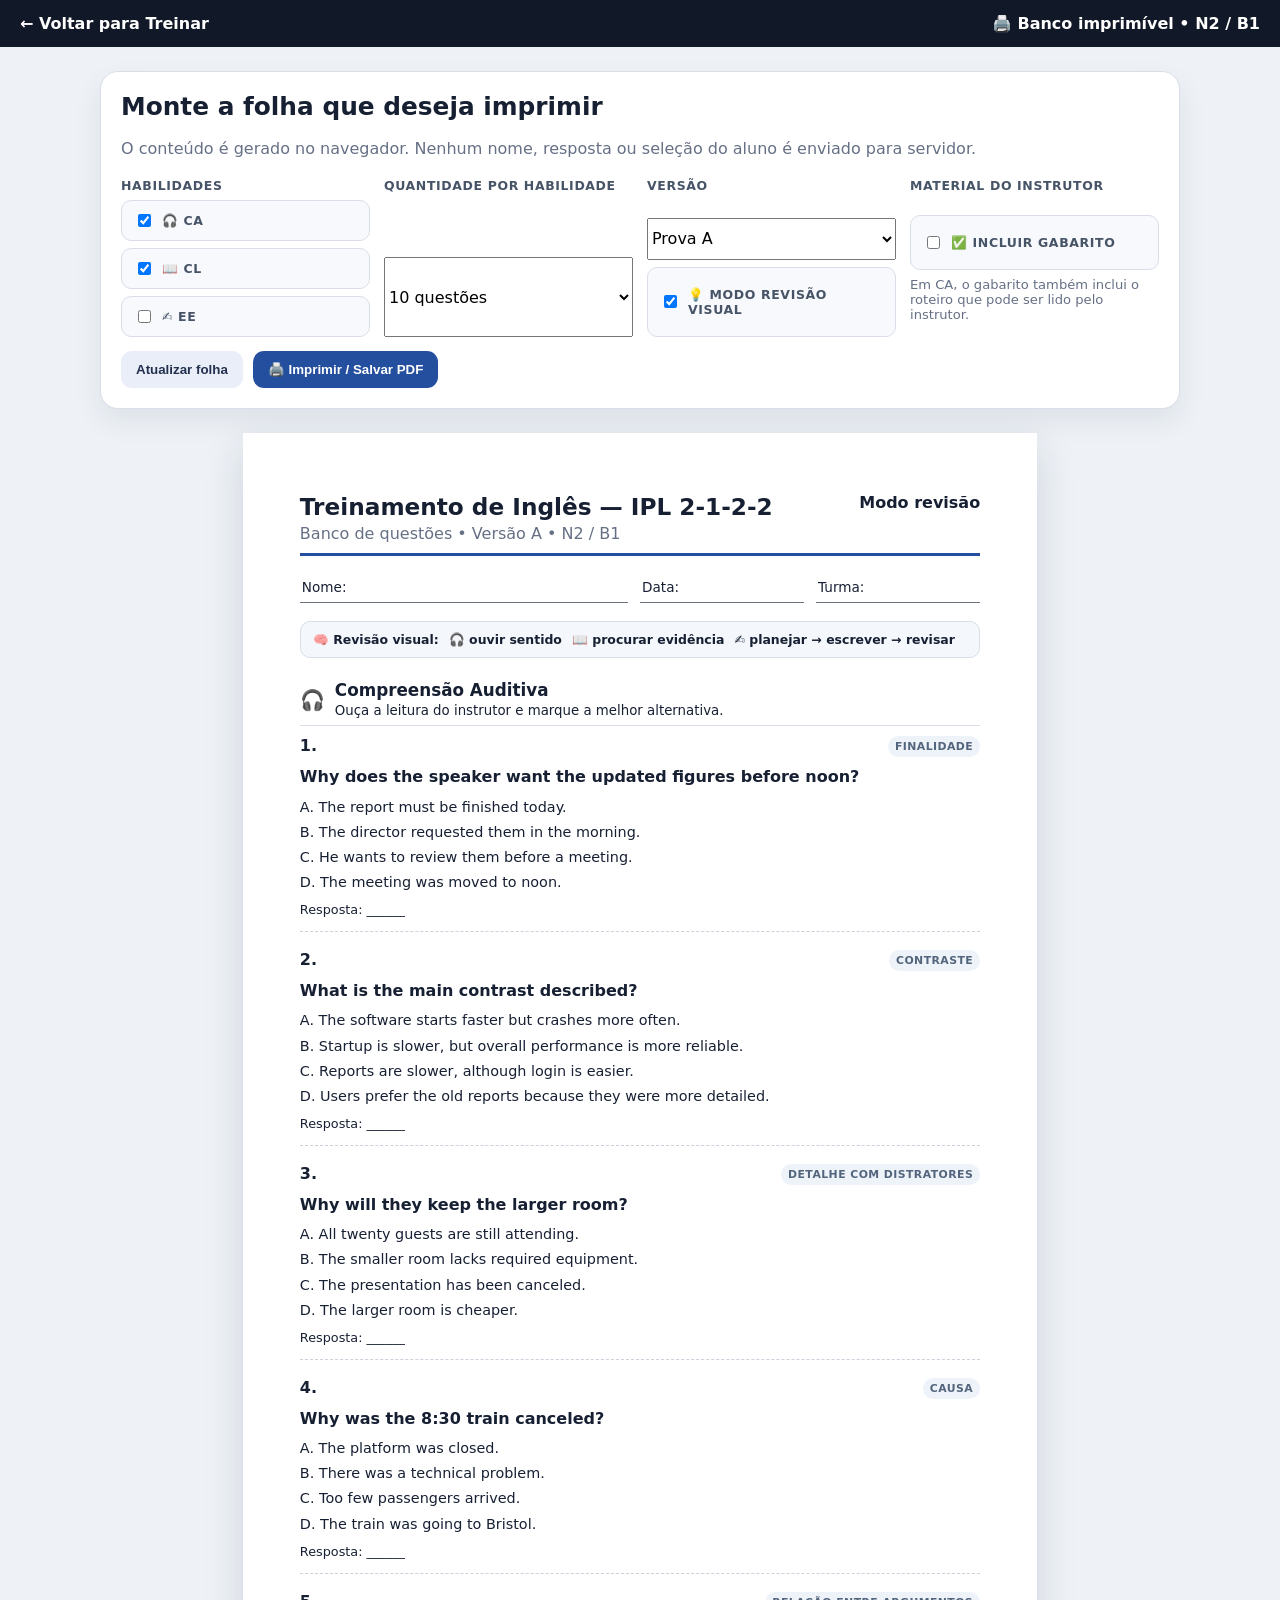
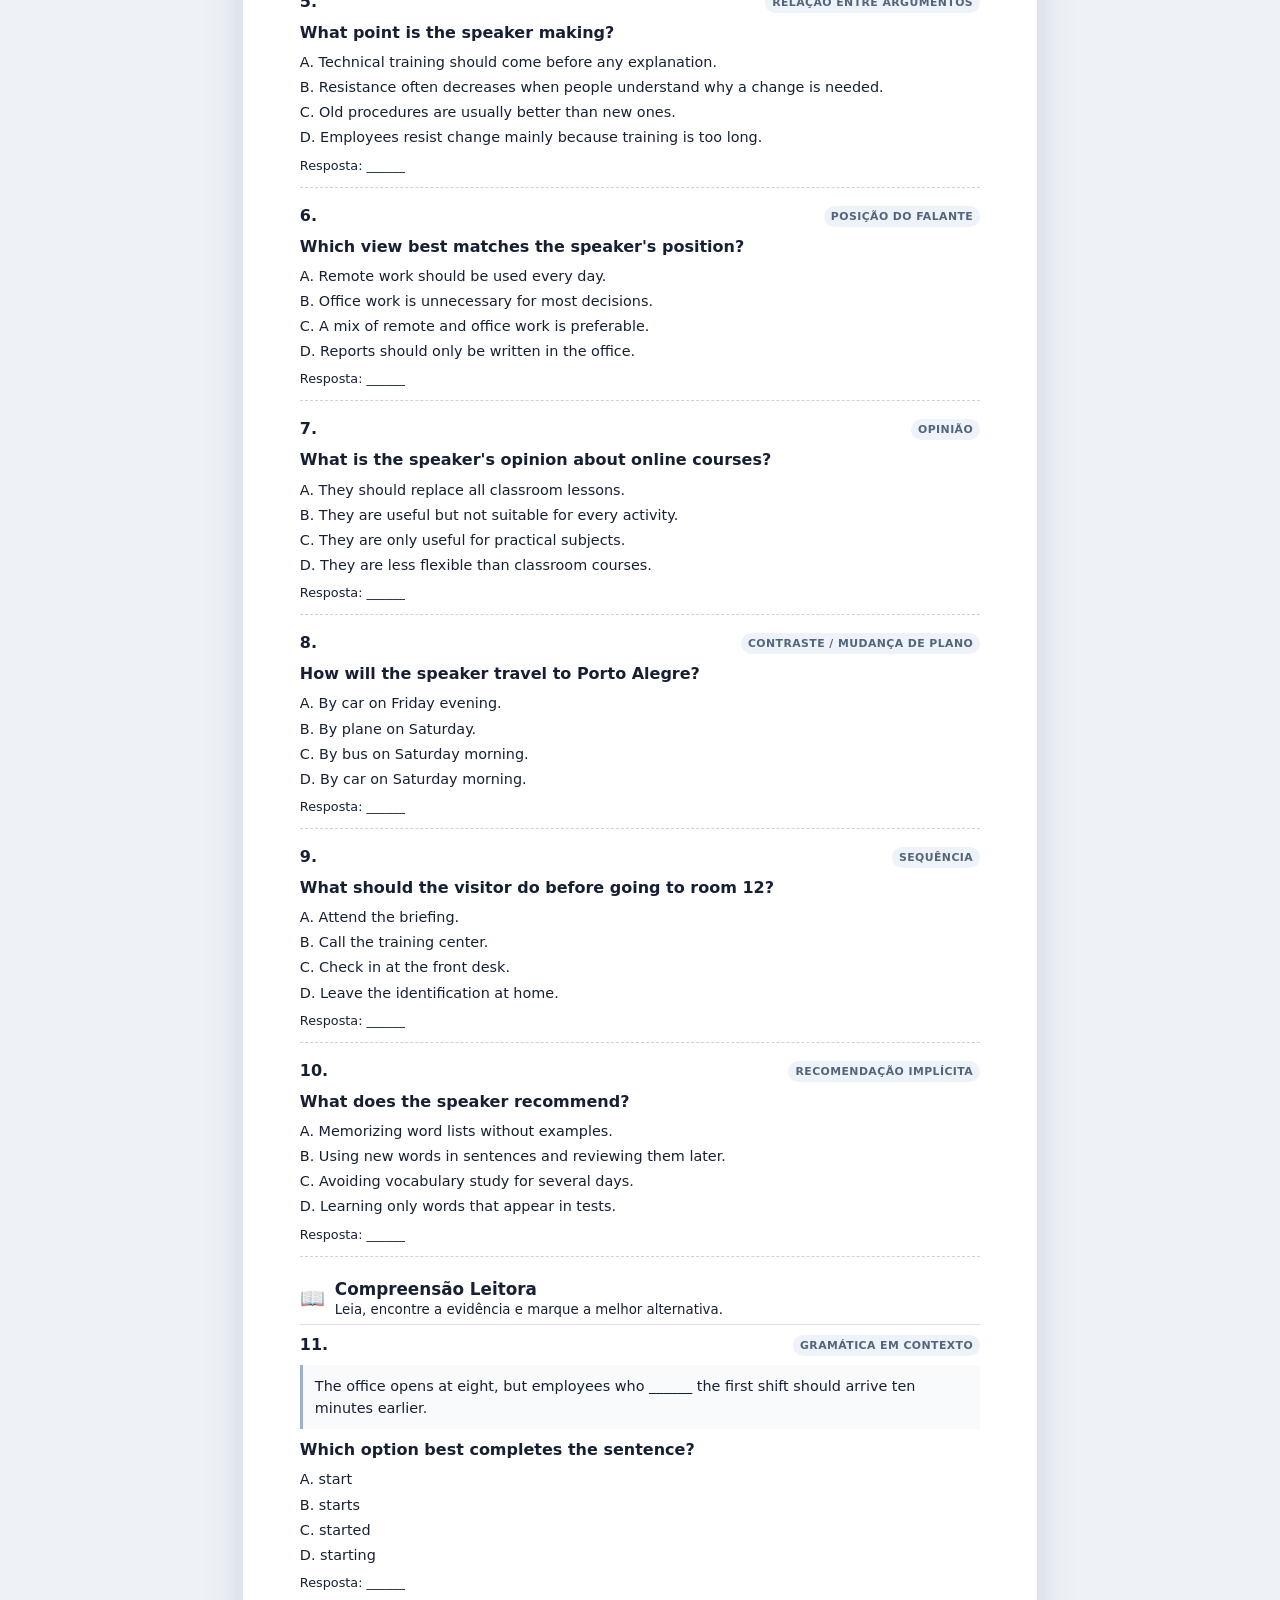
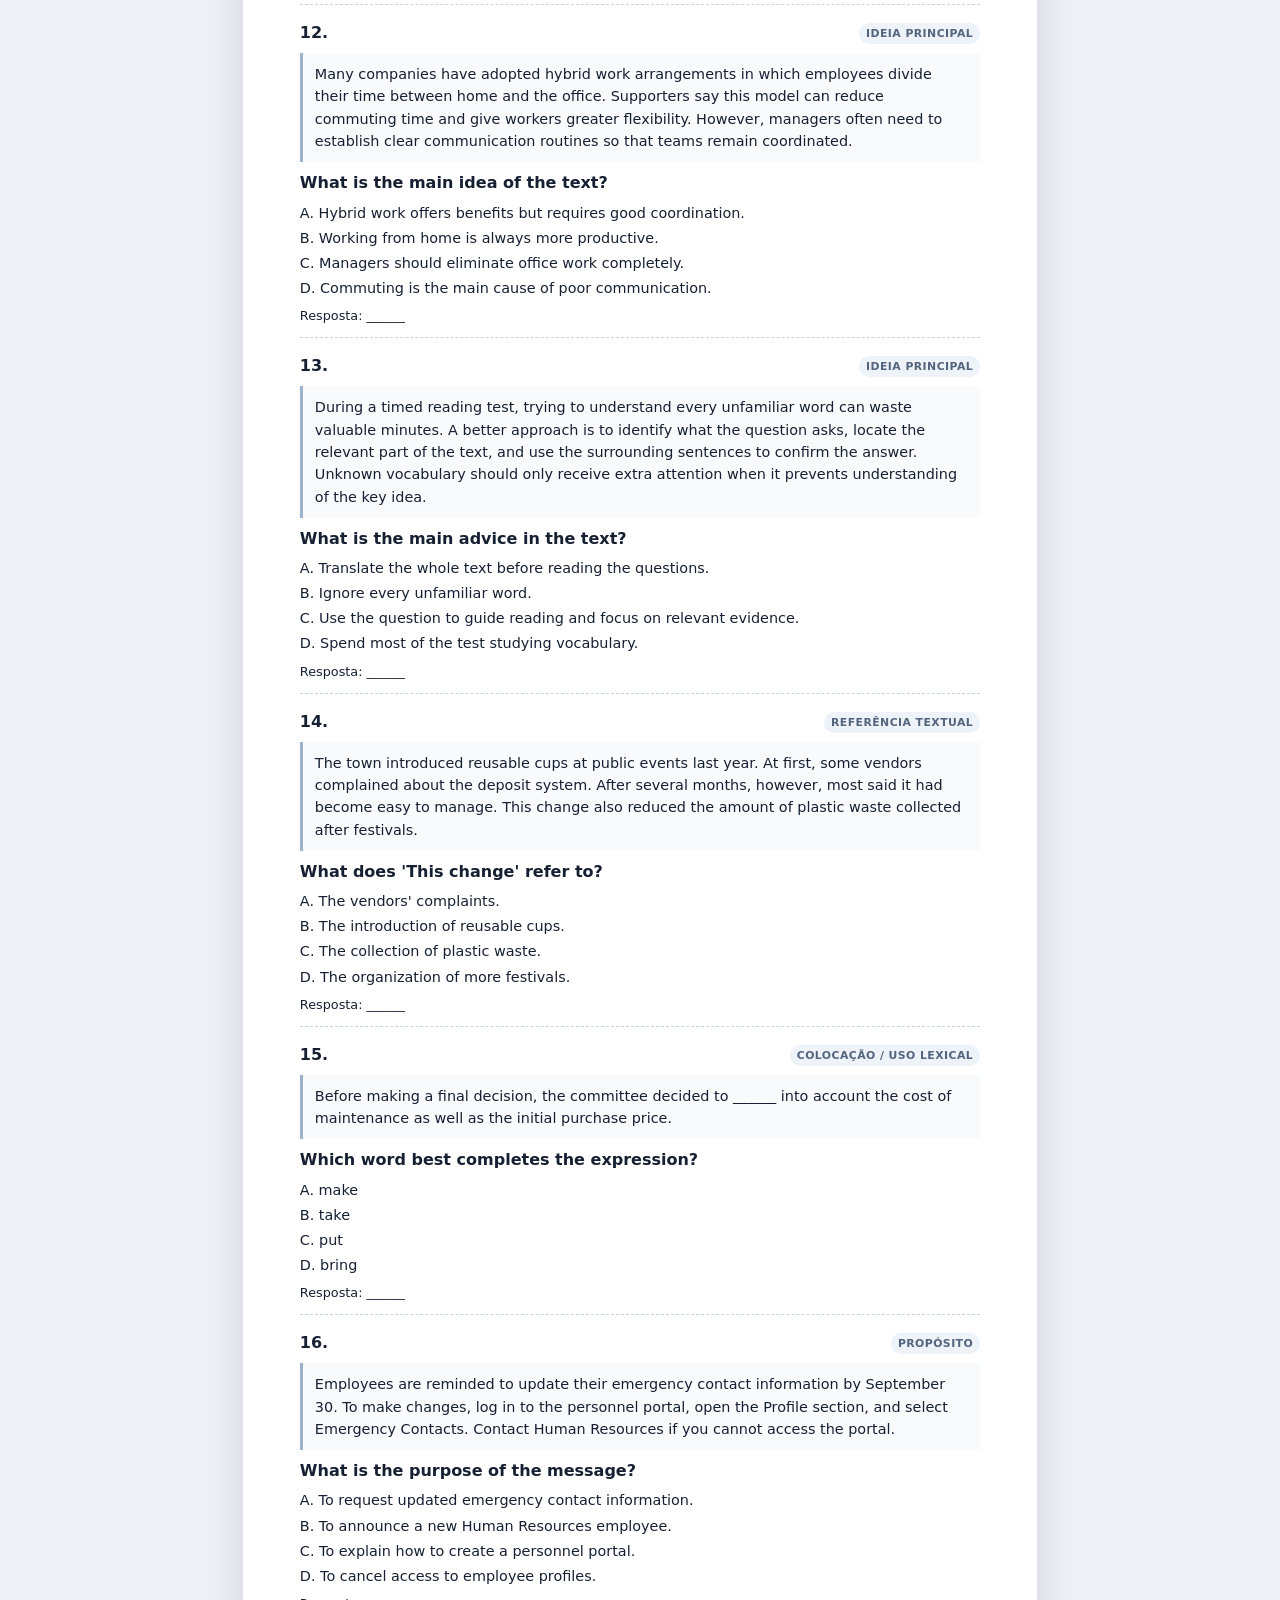
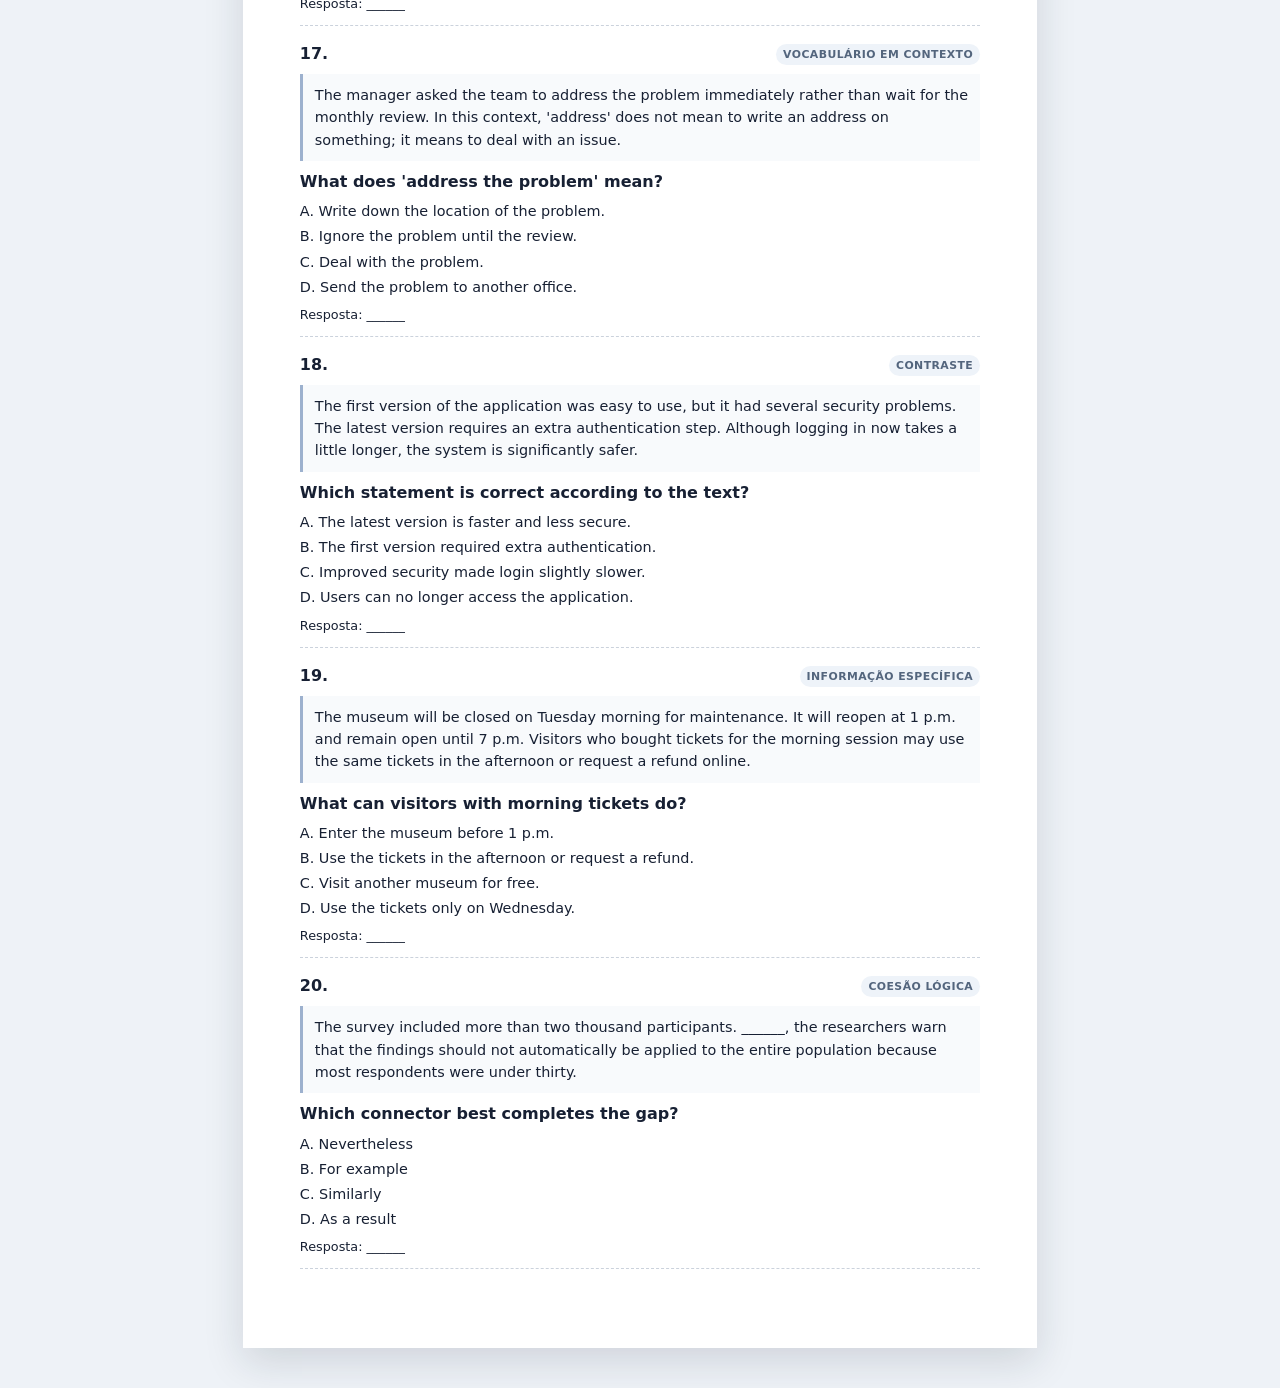
<file: imprimir.html>
<!doctype html>
<html lang="pt-BR">
<head>
  <meta charset="utf-8">
  <meta name="viewport" content="width=device-width, initial-scale=1">
  <meta name="description" content="Gerador de banco de questões imprimível para treinamento N2/B1.">
  <title>Imprimir banco de questões | Treinamento Idiomas</title>
  <link rel="stylesheet" href="assets/css/print-bank.css?v=20260916-1">
</head>
<body>
  <header class="screen-bar">
    <a href="exercicios.html">← Voltar para Treinar</a>
    <strong>🖨️ Banco imprimível • N2 / B1</strong>
  </header>

  <section class="controls" aria-label="Configuração da impressão">
    <h1>Monte a folha que deseja imprimir</h1>
    <p>O conteúdo é gerado no navegador. Nenhum nome, resposta ou seleção do aluno é enviado para servidor.</p>

    <div class="control-group">
      <label>Habilidades</label>
      <label class="checkline"><input id="skillCA" type="checkbox" checked> 🎧 CA</label>
      <label class="checkline"><input id="skillCL" type="checkbox" checked> 📖 CL</label>
      <label class="checkline"><input id="skillEE" type="checkbox"> ✍️ EE</label>
    </div>

    <div class="control-group">
      <label for="quantity">Quantidade por habilidade</label>
      <select id="quantity"><option value="5">5 questões</option><option value="10" selected>10 questões</option><option value="all">Banco completo</option></select>
    </div>

    <div class="control-group">
      <label for="version">Versão</label>
      <select id="version"><option value="A">Prova A</option><option value="B">Prova B</option></select>
      <label class="checkline"><input id="visualMode" type="checkbox" checked> 💡 Modo revisão visual</label>
    </div>

    <div class="control-group">
      <label>Material do instrutor</label>
      <label class="checkline"><input id="includeKey" type="checkbox"> ✅ Incluir gabarito</label>
      <span class="screen-note">Em CA, o gabarito também inclui o roteiro que pode ser lido pelo instrutor.</span>
    </div>

    <div class="actions">
      <button id="generateBtn" class="action-btn" type="button">Atualizar folha</button>
      <button id="printBtn" class="action-btn primary" type="button">🖨️ Imprimir / Salvar PDF</button>
    </div>
  </section>

  <main id="sheet" class="sheet" aria-live="polite"></main>

  <script src="data/questions.js"></script>
  <script src="data/ca-v2.js"></script>
  <script src="data/cl-v2.js"></script>
  <script src="data/ee-v2.js"></script>
  <script src="assets/js/print-bank.js?v=20260916-1"></script>
</body>
</html>
</file>
<file: assets/css/home.css>
:root{
  --bg:#0b1220;
  --surface:#111a2b;
  --surface-2:#172238;
  --border:#26344f;
  --text:#eef4ff;
  --muted:#9fb0ca;
  --accent:#5aa2ff;
  --accent-2:#7dd3fc;
  --shadow:0 18px 45px rgba(0,0,0,.22);
}
*{box-sizing:border-box}
html{scroll-behavior:smooth}
body{margin:0;min-height:100vh;font-family:Inter,ui-sans-serif,system-ui,-apple-system,BlinkMacSystemFont,"Segoe UI",sans-serif;background:linear-gradient(180deg,#09101c 0%,#0d1626 45%,#0a1220 100%);color:var(--text)}
a{color:inherit}
.topbar{position:sticky;top:0;z-index:20;display:flex;justify-content:space-between;align-items:center;gap:18px;padding:14px clamp(18px,4vw,48px);background:rgba(8,14,25,.92);backdrop-filter:blur(14px);border-bottom:1px solid rgba(255,255,255,.07)}
.brand{display:flex;align-items:center;gap:12px}.brand strong{display:block;font-size:1rem}.brand span{display:block;color:var(--muted);font-size:.8rem;margin-top:2px}.brand-mark{width:46px;height:46px;border-radius:14px;display:grid;place-items:center;font-weight:800;background:linear-gradient(135deg,var(--accent),var(--accent-2));color:#06101e;box-shadow:var(--shadow)}
.top-link,.cta,.secondary-link{display:inline-flex;align-items:center;justify-content:center;text-decoration:none;font-weight:800;border-radius:12px;transition:.18s ease}.top-link,.secondary-link{padding:10px 14px;background:var(--surface-2);border:1px solid var(--border)}.cta{padding:14px 20px;background:linear-gradient(135deg,var(--accent),var(--accent-2));color:#06101e}.top-link:hover,.cta:hover,.secondary-link:hover{transform:translateY(-1px);filter:brightness(1.06)}
.home-shell{width:min(1120px,calc(100% - 28px));margin:32px auto 48px}.hero{display:grid;grid-template-columns:1.45fr .85fr;gap:18px;align-items:stretch}.hero-main,.goal-card,.strategy-card,.protocol,.usage-card,.level-panel{background:rgba(17,26,43,.92);border:1px solid var(--border);box-shadow:var(--shadow)}.hero-main{padding:34px;border-radius:26px;background:radial-gradient(circle at top right,rgba(90,162,255,.18),transparent 34%),rgba(17,26,43,.92)}.eyebrow{margin:0 0 8px;text-transform:uppercase;letter-spacing:.14em;font-size:.74rem;font-weight:800;color:var(--accent-2)}h1,h2,h3,p{margin-top:0}h1{font-size:clamp(2.2rem,6vw,4rem);line-height:1.02;margin-bottom:16px}.lead{max-width:760px;color:var(--muted);font-size:1.07rem;line-height:1.7}.hero-actions{display:flex;gap:10px;flex-wrap:wrap;margin-top:24px}.goal-card{border-radius:26px;padding:24px}.goal-card h2{font-size:1.25rem;margin-bottom:16px}.goal-grid{display:grid;grid-template-columns:1fr 1fr;gap:10px}.goal-item{padding:14px;border-radius:16px;background:#0b1525;border:1px solid var(--border)}.goal-item span{display:block;color:var(--muted);font-size:.75rem;margin-bottom:5px}.goal-item strong{font-size:1.35rem}.goal-item.target{border-color:#315176;background:linear-gradient(180deg,rgba(90,162,255,.12),rgba(11,21,37,.96))}.goal-note{margin:14px 0 0;color:var(--muted);font-size:.84rem;line-height:1.55}
.level-panel{margin-top:18px;border-radius:22px;padding:22px}.level-heading{display:flex;justify-content:space-between;gap:20px;align-items:flex-start}.level-heading h2{margin-bottom:8px;font-size:clamp(1.4rem,2.5vw,1.9rem)}.level-heading p:last-child{margin:0;max-width:820px;color:var(--muted);line-height:1.65}.level-heading p strong{color:#e6f1ff}.level-badge{white-space:nowrap;padding:9px 12px;border-radius:999px;border:1px solid rgba(125,211,252,.4);background:rgba(125,211,252,.1);color:var(--accent-2);font-size:.78rem;font-weight:800}.level-grid{display:grid;grid-template-columns:repeat(3,1fr);gap:12px;margin-top:18px}.level-item{padding:16px;border-radius:16px;background:#0a1322;border:1px solid var(--border);text-align:center}.level-item span{display:block;color:var(--muted);font-size:.8rem;margin-bottom:4px}.level-item strong{display:block;font-size:1.7rem}.level-item small{display:block;margin-top:5px;color:var(--muted)}.level-item.active{border-color:#4ea8ff;background:linear-gradient(180deg,rgba(90,162,255,.18),rgba(10,19,34,.96));box-shadow:0 0 0 1px rgba(90,162,255,.12) inset}.level-item.active strong{color:var(--accent-2)}.level-note{margin:14px 0 0;padding:12px 14px;border-radius:14px;background:#0a1322;border:1px solid var(--border);color:#cbd9ec;line-height:1.6;font-size:.9rem}.level-note strong{color:var(--accent-2)}
.section-title{margin:30px 0 14px}.section-title h2{margin-bottom:7px;font-size:clamp(1.45rem,2.8vw,2rem)}.section-title p{margin:0;color:var(--muted);line-height:1.6}.strategy-grid{display:grid;grid-template-columns:repeat(3,1fr);gap:14px}.strategy-card{border-radius:22px;padding:22px}.strategy-card .icon{font-size:1.7rem;margin-bottom:12px}.strategy-card h3{margin-bottom:8px}.strategy-card p{color:var(--muted);line-height:1.65}.strategy-card ul{padding-left:20px;margin:0;color:#dbe7f7;line-height:1.65}.strategy-card li+li{margin-top:7px}.signal-box{margin-top:14px;padding:12px 14px;border-radius:14px;background:#0a1322;border:1px solid var(--border);color:#cfe4ff;font-size:.88rem;line-height:1.55}
.external-study-grid{display:grid;grid-template-columns:repeat(3,1fr);gap:14px}.external-card{background:rgba(17,26,43,.92);border:1px solid var(--border);box-shadow:var(--shadow);border-radius:22px;padding:22px}.external-card.focus{border-color:#4ea8ff;background:linear-gradient(180deg,rgba(90,162,255,.13),rgba(17,26,43,.95));box-shadow:0 18px 45px rgba(0,0,0,.22),0 0 0 1px rgba(90,162,255,.08) inset}.external-card-heading{display:flex;justify-content:space-between;align-items:flex-start;gap:12px;margin-bottom:14px}.external-card-heading h3{margin:5px 0 0;font-size:1.25rem}.external-level{display:block;color:var(--muted);font-size:.68rem;font-weight:800;letter-spacing:.12em}.external-card.focus .external-level{color:var(--accent-2)}.external-badge{white-space:nowrap;padding:6px 9px;border-radius:999px;border:1px solid rgba(125,211,252,.4);background:rgba(125,211,252,.1);color:var(--accent-2);font-size:.7rem;font-weight:800}.external-badge.muted{border-color:var(--border);background:#0a1322;color:var(--muted)}.external-parts{padding:12px 14px;border-radius:14px;background:#0a1322;border:1px solid var(--border);margin-bottom:14px}.external-parts p{margin:0;color:#dbe7f7;line-height:1.55;font-size:.9rem}.external-parts p+p{margin-top:5px}.external-parts strong{color:#fff}.external-links{display:grid;gap:8px}.external-links a{display:flex;justify-content:space-between;align-items:center;gap:12px;text-decoration:none;padding:10px 12px;border-radius:12px;background:#111d31;border:1px solid var(--border);color:#dce8f8;font-size:.86rem;font-weight:700;transition:.18s ease}.external-links a span{color:var(--accent-2)}.external-links a:hover{transform:translateY(-1px);border-color:#4ea8ff;background:#15243b}.external-note{margin-top:14px;padding:16px 18px;border-radius:16px;border:1px solid rgba(125,211,252,.28);background:rgba(125,211,252,.06);color:#d5e5f7;line-height:1.65}.external-note strong{color:var(--accent-2)}
.protocol{margin-top:18px;border-radius:22px;padding:22px}.protocol-grid{display:grid;grid-template-columns:repeat(3,1fr);gap:12px}.protocol-item{padding:16px;border-radius:16px;background:#0a1322;border:1px solid var(--border)}.protocol-item strong{display:block;color:var(--accent-2);margin-bottom:7px}.protocol-item span{color:#dbe7f7;line-height:1.6}.usage-grid{display:grid;grid-template-columns:1fr 1fr;gap:14px}.usage-card{padding:22px;border-radius:22px}.usage-card h3{margin-bottom:8px}.usage-card p{margin-bottom:0;color:var(--muted);line-height:1.65}.callout{margin-top:18px;padding:20px 22px;border-radius:20px;border:1px solid rgba(125,211,252,.32);background:rgba(125,211,252,.08);line-height:1.65}.callout strong{color:var(--accent-2)}.bottom-cta{display:flex;justify-content:space-between;gap:20px;align-items:center;margin-top:24px;padding:24px;border-radius:22px;background:linear-gradient(135deg,rgba(90,162,255,.16),rgba(125,211,252,.07));border:1px solid #315176}.bottom-cta h2{margin-bottom:6px}.bottom-cta p{margin:0;color:var(--muted)}footer{width:min(1120px,calc(100% - 28px));margin:0 auto 34px;color:#72839f;font-size:.78rem;text-align:center}
@media (max-width:900px){.hero{grid-template-columns:1fr}.strategy-grid{grid-template-columns:1fr}.external-study-grid{grid-template-columns:1fr}.protocol-grid{grid-template-columns:1fr}.usage-grid{grid-template-columns:1fr}.bottom-cta{align-items:flex-start;flex-direction:column}.level-heading{flex-direction:column}.level-badge{white-space:normal}}
@media (max-width:560px){.topbar{padding:12px 14px}.brand span{display:none}.top-link{padding:9px 10px}.home-shell{width:min(100% - 18px,1120px);margin-top:18px}.hero-main,.goal-card,.strategy-card,.protocol,.usage-card,.level-panel,.external-card{padding:18px;border-radius:18px}.goal-grid{grid-template-columns:1fr 1fr}.level-grid{grid-template-columns:1fr}.external-card-heading{flex-direction:column}.external-badge{white-space:normal}.bottom-cta{padding:18px}.cta{width:100%}.hero-actions .cta,.hero-actions .secondary-link{width:100%}}
</file>
<file: assets/css/navigation.css>
.site-nav{display:flex;gap:8px;flex-wrap:wrap;justify-content:flex-end;align-items:center}.site-nav a{display:inline-flex;align-items:center;justify-content:center;text-decoration:none;font-weight:800;border-radius:11px;padding:9px 12px;border:1px solid #26344f;background:#172238;color:#dce8f8;transition:.16s ease}.site-nav a:hover{transform:translateY(-1px);border-color:#5aa2ff;color:#fff}.site-nav a[aria-current="page"]{background:linear-gradient(135deg,#5aa2ff,#7dd3fc);color:#06101e;border-color:transparent}.site-nav .nav-icon{margin-right:5px}.page-context{color:#9fb0ca;font-size:.8rem;margin-top:2px}@media(max-width:700px){.topbar{align-items:flex-start;flex-wrap:wrap}.site-nav{width:100%;justify-content:flex-start}.site-nav a{font-size:.76rem;padding:8px 9px}.nav-icon{display:none}}
</file>
<file: assets/css/dashboard.css>
.dashboard-shell{width:min(1120px,calc(100% - 28px));margin:32px auto 48px}.dashboard-hero{display:grid;grid-template-columns:1.35fr .75fr;gap:18px}.dashboard-main,.goal-summary,.study-card,.flow-card{background:rgba(17,26,43,.92);border:1px solid var(--border);box-shadow:var(--shadow)}.dashboard-main{padding:34px;border-radius:26px;background:radial-gradient(circle at top right,rgba(90,162,255,.18),transparent 34%),rgba(17,26,43,.92)}.dashboard-main h1{margin-bottom:12px}.dashboard-main .lead{margin-bottom:0}.goal-summary{border-radius:26px;padding:24px}.goal-summary h2{font-size:1.35rem;margin-bottom:8px}.goal-explainer{margin:0 0 16px;color:var(--muted);font-size:.9rem;line-height:1.55}.goal-row{display:grid;grid-template-columns:repeat(2,1fr);gap:8px}.goal-pill{padding:13px 10px;text-align:center;border-radius:14px;background:#0a1322;border:1px solid var(--border)}.goal-pill span{display:block;color:var(--muted);font-size:.76rem}.goal-pill strong{display:block;margin-top:4px;font-size:1.18rem}.goal-pill small{display:block;margin-top:5px;color:var(--muted);font-size:.66rem;line-height:1.25}.goal-pill.target{border-color:#4ea8ff;background:rgba(90,162,255,.1)}.goal-separator{height:1px;background:var(--border);margin:18px 0}.goal-reference-title{margin:0 0 10px;font-size:.86rem;font-weight:800;color:#e8f2ff}.difficulty-flow{display:grid;grid-template-columns:1fr auto 1fr auto 1fr;gap:7px;align-items:center}.difficulty-flow>span{padding:9px 6px;text-align:center;border-radius:12px;background:#0a1322;border:1px solid var(--border)}.difficulty-flow>span.ipl-focus{border-color:#4ea8ff;background:rgba(90,162,255,.1)}.difficulty-flow b,.difficulty-flow small{display:block}.difficulty-flow b{font-size:.9rem}.difficulty-flow small{margin-top:2px;color:var(--muted);font-size:.62rem;line-height:1.2}.difficulty-flow>strong{color:var(--accent-2)}.goal-note{margin:12px 0 0;color:var(--muted);font-size:.78rem;line-height:1.5}.goal-note strong{color:#dcecff}.dashboard-title{margin:30px 0 14px}.dashboard-title h2{margin-bottom:7px}.dashboard-title p{margin:0;color:var(--muted);line-height:1.6}.study-grid{display:grid;grid-template-columns:repeat(3,1fr);gap:14px}.study-card{padding:22px;border-radius:22px;display:flex;flex-direction:column;min-height:220px}.study-card .study-icon{font-size:2rem;margin-bottom:14px}.study-card h3{font-size:1.25rem;margin-bottom:8px}.study-card p{color:var(--muted);line-height:1.6;flex:1}.study-card a{margin-top:14px}.flow-card{margin-top:18px;padding:20px 22px;border-radius:20px}.flow-line{display:flex;align-items:center;gap:10px;flex-wrap:wrap;font-weight:900}.flow-step{padding:8px 11px;border-radius:999px;background:#0a1322;border:1px solid var(--border)}.flow-arrow{color:var(--accent-2)}.dashboard-note{margin-top:18px;padding:16px 18px;border-radius:16px;border:1px solid rgba(125,211,252,.28);background:rgba(125,211,252,.06);color:#d5e5f7;line-height:1.6}.dashboard-note strong{color:var(--accent-2)}@media(max-width:900px){.dashboard-hero{grid-template-columns:1fr}.study-grid{grid-template-columns:1fr}}@media(max-width:560px){.dashboard-shell{width:min(100% - 18px,1120px);margin-top:18px}.dashboard-main,.goal-summary,.study-card{padding:18px;border-radius:18px}.goal-row{grid-template-columns:1fr 1fr}.difficulty-flow{grid-template-columns:1fr auto 1fr auto 1fr}.flow-line{align-items:flex-start;flex-direction:column}.flow-arrow{transform:rotate(90deg)}}
</file>
<file: assets/css/dicas.css>
/* Página Resumos e Dicas — complementa home.css */
.guide-shell{width:min(1120px,calc(100% - 28px));margin:32px auto 48px}
.guide-hero{display:grid;grid-template-columns:1.4fr .8fr;gap:18px;align-items:stretch}
.guide-hero .hero-main{height:100%}
.success-card{padding:24px;border-radius:26px;background:linear-gradient(180deg,rgba(74,222,128,.12),rgba(17,26,43,.96));border:1px solid rgba(74,222,128,.34);box-shadow:var(--shadow)}
.success-card .score{font-size:2.5rem;font-weight:900;line-height:1;color:#86efac;margin:10px 0}
.success-card p{color:var(--muted);line-height:1.6;margin-bottom:0}
.guide-grid{display:grid;grid-template-columns:repeat(2,1fr);gap:14px}
.guide-card{padding:22px;border-radius:22px;background:rgba(17,26,43,.92);border:1px solid var(--border);box-shadow:var(--shadow)}
.guide-card h3{margin-bottom:8px}.guide-card p{color:var(--muted);line-height:1.65}.guide-card ul,.guide-card ol{padding-left:22px;margin-bottom:0;color:#dbe7f7;line-height:1.7}.guide-card li+li{margin-top:8px}
.step-grid{display:grid;grid-template-columns:repeat(4,1fr);gap:12px}
.step-card{position:relative;padding:20px;border-radius:18px;background:#0a1322;border:1px solid var(--border);min-height:170px}
.step-number{display:grid;place-items:center;width:34px;height:34px;border-radius:10px;margin-bottom:12px;background:linear-gradient(135deg,var(--accent),var(--accent-2));color:#06101e;font-weight:900}
.step-card h3{font-size:1rem;margin-bottom:7px}.step-card p{font-size:.9rem;color:var(--muted);line-height:1.6;margin:0}
.pattern-table{width:100%;border-collapse:collapse;overflow:hidden;border-radius:18px;background:#0a1322;border:1px solid var(--border)}
.pattern-table th,.pattern-table td{padding:14px 16px;text-align:left;vertical-align:top;border-bottom:1px solid var(--border)}
.pattern-table th{color:var(--accent-2);font-size:.82rem;text-transform:uppercase;letter-spacing:.06em;background:#101b2d}.pattern-table td{color:#dbe7f7;line-height:1.55}.pattern-table tr:last-child td{border-bottom:0}.pattern-table code{color:#fff;background:#172238;padding:2px 6px;border-radius:6px}
.collocation-grid{display:grid;grid-template-columns:repeat(2,1fr);gap:10px}.collocation{padding:13px 14px;border-radius:14px;background:#0a1322;border:1px solid var(--border)}.collocation strong{display:block;color:#fff;margin-bottom:3px}.collocation span{color:var(--muted);font-size:.87rem}
.example-box{padding:22px;border-radius:20px;background:linear-gradient(135deg,rgba(90,162,255,.12),rgba(125,211,252,.05));border:1px solid #315176}.example-sentence{font-size:1.08rem;line-height:1.7;margin-bottom:14px}.option-list{display:grid;gap:8px;margin:0;padding:0;list-style:none}.option-list li{padding:10px 12px;border-radius:12px;background:#0a1322;border:1px solid var(--border)}.option-list .correct{border-color:rgba(74,222,128,.5);background:rgba(74,222,128,.08);color:#bbf7d0}.reasoning{margin-top:14px;padding:14px;border-radius:14px;background:#0a1322;border:1px solid var(--border);color:#dbe7f7;line-height:1.65}.reasoning strong{color:var(--accent-2)}
.memory-rule{font-size:clamp(1.25rem,2.8vw,1.8rem);font-weight:900;line-height:1.4;text-align:center;padding:24px;border-radius:20px;border:1px solid rgba(125,211,252,.32);background:rgba(125,211,252,.08)}.memory-rule span{color:var(--accent-2)}
.warning-list{display:grid;gap:10px}.warning-item{padding:14px 16px;border-radius:14px;background:#0a1322;border:1px solid var(--border);line-height:1.6;color:#dbe7f7}.warning-item strong{color:#fcd34d}
.type-badge{display:inline-flex;padding:7px 10px;border-radius:999px;border:1px solid rgba(125,211,252,.35);background:rgba(125,211,252,.08);color:var(--accent-2);font-size:.75rem;font-weight:900;letter-spacing:.05em;text-transform:uppercase}
@media(max-width:900px){.guide-hero{grid-template-columns:1fr}.step-grid{grid-template-columns:repeat(2,1fr)}.guide-grid{grid-template-columns:1fr}}
@media(max-width:620px){.guide-shell{width:min(100% - 18px,1120px);margin-top:18px}.step-grid{grid-template-columns:1fr}.collocation-grid{grid-template-columns:1fr}.guide-card,.success-card{padding:18px;border-radius:18px}.pattern-table{display:block;overflow-x:auto;white-space:normal}}
</file>
<file: assets/css/tipo2.css>
.word-bank{display:flex;flex-wrap:wrap;gap:8px;padding:16px;border-radius:16px;background:#0a1322;border:1px solid var(--border);margin:12px 0 18px}.word-bank span{padding:7px 10px;border-radius:999px;background:#172238;border:1px solid var(--border);color:#dce8f8;font-size:.82rem;font-weight:800}.select-example-list{display:grid;gap:10px}.select-example-row{padding:14px 16px;border-radius:14px;background:#0a1322;border:1px solid var(--border);color:#dbe7f7;line-height:1.6}.select-example-row select{margin:0 6px;padding:7px 10px;border-radius:10px;border:1px solid #4ea8ff;background:#111d31;color:#eef4ff;font-weight:800}.unique-rule{margin-top:14px;padding:16px 18px;border-radius:16px;border:1px solid rgba(255,211,106,.35);background:rgba(255,211,106,.07);color:#e9dfbd;line-height:1.65}.unique-rule strong{color:#ffd36a}.strategy-sequence{display:grid;grid-template-columns:repeat(5,1fr);gap:10px}.strategy-sequence .step-card{min-height:150px}@media(max-width:900px){.strategy-sequence{grid-template-columns:repeat(2,1fr)}}@media(max-width:620px){.strategy-sequence{grid-template-columns:1fr}.select-example-row select{display:block;margin:8px 0 0;width:100%}}
</file>
<file: assets/css/visual-learning.css>
:root{--ca:#58a6ff;--cl:#5bd692;--ee:#ffb454;--review:#b78cff;--learn:#63d9e6}.visual-legend{display:grid;grid-template-columns:repeat(5,1fr);gap:10px;margin:18px 0}.visual-token{display:flex;align-items:center;gap:9px;padding:12px 13px;border-radius:14px;background:#0a1322;border:1px solid var(--border);font-weight:800}.visual-token b{font-size:1.2rem}.visual-token.ca{border-color:color-mix(in srgb,var(--ca) 45%,transparent)}.visual-token.cl{border-color:color-mix(in srgb,var(--cl) 45%,transparent)}.visual-token.ee{border-color:color-mix(in srgb,var(--ee) 45%,transparent)}.visual-token.review{border-color:color-mix(in srgb,var(--review) 45%,transparent)}.visual-token.learn{border-color:color-mix(in srgb,var(--learn) 45%,transparent)}.strategy-card.skill-ca{border-top:4px solid var(--ca)}.strategy-card.skill-cl{border-top:4px solid var(--cl)}.strategy-card.skill-ee{border-top:4px solid var(--ee)}.memory-cue{display:flex;gap:12px;align-items:flex-start;padding:14px 16px;border-radius:15px;background:#0a1322;border:1px solid var(--border);margin:12px 0}.memory-cue .cue-icon{font-size:1.55rem;line-height:1}.memory-cue strong{display:block;color:#fff;margin-bottom:3px}.memory-cue span{color:var(--muted);line-height:1.55}.clue-row{display:flex;gap:8px;flex-wrap:wrap;margin:12px 0}.clue{display:inline-flex;align-items:center;gap:6px;border-radius:999px;padding:7px 10px;font-size:.78rem;font-weight:900;border:1px solid var(--border);background:#0a1322}.clue.time{color:#9ed0ff;border-color:rgba(88,166,255,.4)}.clue.structure{color:#9bf0bd;border-color:rgba(91,214,146,.4)}.clue.collocation{color:#ffd092;border-color:rgba(255,180,84,.4)}.clue.context{color:#d2b9ff;border-color:rgba(183,140,255,.4)}.collocation{position:relative;padding-left:52px!important;min-height:62px}.collocation::before{content:attr(data-memory-icon);position:absolute;left:14px;top:50%;transform:translateY(-50%);font-size:1.6rem}.print-callout{display:grid;grid-template-columns:1fr auto;gap:18px;align-items:center;margin-top:24px;padding:22px;border-radius:20px;background:linear-gradient(135deg,rgba(255,180,84,.12),rgba(99,217,230,.08));border:1px solid rgba(255,180,84,.32)}.print-callout p{color:var(--muted);margin:6px 0 0;line-height:1.6}.print-callout a{white-space:nowrap}.function-icon{display:inline-grid;place-items:center;width:25px;height:25px;border-radius:8px;background:#0a1322;border:1px solid var(--border);font-size:.82rem;margin-right:5px}.memory-strip{display:flex;gap:7px;flex-wrap:wrap}.memory-strip span{font-size:.7rem;padding:5px 8px;border-radius:999px;background:#0a1322;border:1px solid var(--border);color:#cbd8ea}@media(max-width:850px){.visual-legend{grid-template-columns:repeat(2,1fr)}.print-callout{grid-template-columns:1fr}}@media(max-width:520px){.visual-legend{grid-template-columns:1fr}}
</file>
<file: assets/css/style.css>
:root{
  --bg:#0b1220;
  --surface:#111a2b;
  --surface-2:#172238;
  --border:#26344f;
  --text:#eef4ff;
  --muted:#9fb0ca;
  --accent:#5aa2ff;
  --accent-2:#7dd3fc;
  --success:#38bdf8;
  --danger:#fb7185;
  --warning:#fbbf24;
  --shadow:0 18px 45px rgba(0,0,0,.22);
}
*{box-sizing:border-box}
html{scroll-behavior:smooth}
body{
  margin:0;
  font-family:Inter,ui-sans-serif,system-ui,-apple-system,BlinkMacSystemFont,"Segoe UI",sans-serif;
  background:linear-gradient(180deg,#09101c 0%,#0d1626 42%,#0a1220 100%);
  color:var(--text);
  min-height:100vh;
}
button,select,textarea{font:inherit}
button{cursor:pointer}
.topbar{
  position:sticky;top:0;z-index:20;
  display:flex;justify-content:space-between;align-items:center;
  gap:18px;padding:14px clamp(18px,4vw,48px);
  background:rgba(8,14,25,.92);backdrop-filter:blur(14px);
  border-bottom:1px solid rgba(255,255,255,.07)
}
.brand{display:flex;align-items:center;gap:12px}.brand strong{display:block;font-size:1rem}.brand span{display:block;color:var(--muted);font-size:.8rem;margin-top:2px}
.brand-mark{width:46px;height:46px;border-radius:14px;display:grid;place-items:center;font-weight:800;background:linear-gradient(135deg,var(--accent),var(--accent-2));color:#06101e;box-shadow:var(--shadow)}
.top-actions{display:flex;align-items:center;gap:10px}.timer{font-variant-numeric:tabular-nums;font-weight:800;letter-spacing:.04em;padding:9px 12px;border-radius:10px;background:var(--surface);border:1px solid var(--border)}
.ghost-btn,.primary-btn,.audio-btn,.option-btn,.secondary-btn{border:0;border-radius:12px;padding:11px 15px;font-weight:700;transition:.18s ease}
.ghost-btn,.secondary-btn{background:var(--surface-2);color:var(--text);border:1px solid var(--border)}
.primary-btn,.audio-btn{background:linear-gradient(135deg,var(--accent),var(--accent-2));color:#06101e}
.ghost-btn:hover,.secondary-btn:hover,.primary-btn:hover,.audio-btn:hover{transform:translateY(-1px);filter:brightness(1.05)}
.app-shell{width:min(1120px,calc(100% - 28px));margin:30px auto 48px}
.hero{display:grid;grid-template-columns:1.7fr .8fr;gap:18px;align-items:stretch}
.hero>div,.mode-card,.metric,.panel{background:rgba(17,26,43,.92);border:1px solid var(--border);box-shadow:var(--shadow)}
.hero>div:first-child{padding:32px;border-radius:24px;background:radial-gradient(circle at top right,rgba(90,162,255,.16),transparent 34%),rgba(17,26,43,.92)}
.eyebrow{margin:0 0 8px;text-transform:uppercase;letter-spacing:.14em;font-size:.74rem;font-weight:800;color:var(--accent-2)}
h1,h2,h3,p{margin-top:0}h1{font-size:clamp(2rem,5vw,3.5rem);line-height:1.02;margin-bottom:14px}.lead{max-width:720px;color:var(--muted);font-size:1.05rem;line-height:1.7;margin-bottom:0}
.mode-card{border-radius:24px;padding:24px;display:flex;flex-direction:column;justify-content:center}.mode-card label{font-weight:800;margin-bottom:8px}.mode-card select{width:100%;padding:12px;border-radius:12px;background:#0c1423;color:var(--text);border:1px solid var(--border)}.mode-card small{color:var(--muted);line-height:1.45;margin-top:10px}
.dashboard{display:grid;grid-template-columns:repeat(4,1fr);gap:12px;margin:18px 0}.metric{padding:18px;border-radius:18px}.metric span{display:block;color:var(--muted);font-size:.8rem;margin-bottom:6px}.metric strong{font-size:1.35rem}
.tabs{display:flex;gap:8px;flex-wrap:wrap;margin-bottom:14px}.tab{border:1px solid var(--border);background:var(--surface);color:var(--muted);padding:11px 15px;border-radius:999px;font-weight:800}.tab.active{background:var(--text);color:#0a1220;border-color:var(--text)}
.panel{display:none;border-radius:24px;padding:24px}.active-panel{display:block}.panel-heading{display:flex;justify-content:space-between;gap:18px;align-items:flex-start;margin-bottom:20px}.panel-heading h2{margin-bottom:0;font-size:clamp(1.25rem,2vw,1.75rem)}.pill{white-space:nowrap;padding:8px 10px;border:1px solid var(--border);border-radius:999px;color:var(--muted);font-size:.78rem}
.question-card,.reading-card,.writing-card{background:#0d1728;border:1px solid var(--border);border-radius:18px;padding:20px;margin-bottom:16px}.question-meta{display:flex;justify-content:space-between;gap:12px;color:var(--muted);font-size:.8rem;margin-bottom:14px}.question-title{font-size:1.05rem;line-height:1.5;margin-bottom:14px}.audio-row{display:flex;align-items:center;gap:10px;flex-wrap:wrap;margin-bottom:16px}.audio-status{color:var(--muted);font-size:.83rem}.options{display:grid;gap:9px}.option-btn{text-align:left;background:#111d31;color:var(--text);border:1px solid var(--border);font-weight:600}.option-btn:hover{border-color:#4c6388;background:#15243b}.option-btn.selected{border-color:var(--accent);box-shadow:0 0 0 2px rgba(90,162,255,.18)}.option-btn.correct{border-color:#38bdf8;background:rgba(56,189,248,.13)}.option-btn.wrong{border-color:var(--danger);background:rgba(251,113,133,.1)}.option-btn:disabled{cursor:default;opacity:.92}
.feedback{margin-top:14px;padding:14px;border-radius:14px;background:#0a1322;border:1px solid var(--border);line-height:1.55}.feedback strong{display:block;margin-bottom:5px}.feedback.success strong{color:#7dd3fc}.feedback.error strong{color:#fda4af}.feedback.hidden{display:none}
.reading-text{background:#0a1322;border-left:4px solid var(--accent);padding:16px;border-radius:10px;line-height:1.72;color:#d9e5f7;margin-bottom:16px}
.writing-prompt{line-height:1.65;color:#dbe7f7}.checklist{display:grid;grid-template-columns:repeat(2,1fr);gap:8px;margin:14px 0 16px}.check-item{background:#0a1322;border:1px solid var(--border);padding:10px;border-radius:10px;color:var(--muted);font-size:.88rem}.writing-area{width:100%;min-height:190px;resize:vertical;padding:14px;border-radius:14px;background:#08111f;color:var(--text);border:1px solid var(--border);line-height:1.55}.writing-tools{display:flex;justify-content:space-between;gap:12px;align-items:center;margin-top:10px;color:var(--muted);font-size:.85rem}.hint-box{margin-top:14px;padding:14px;border:1px dashed #395071;border-radius:14px;color:var(--muted);line-height:1.55}.hidden{display:none!important}
.result-grid{display:grid;grid-template-columns:repeat(3,1fr);gap:12px}.result-card{background:#0d1728;border:1px solid var(--border);border-radius:18px;padding:20px}.result-card strong{display:block;font-size:1.8rem;margin:8px 0}.result-card span{color:var(--muted)}.result-detail{margin-top:18px;padding:16px;border-radius:16px;background:#0a1322;border:1px solid var(--border);line-height:1.65;color:#d8e3f4}
footer{width:min(1120px,calc(100% - 28px));margin:0 auto 34px;color:#72839f;font-size:.78rem;text-align:center}
@media (max-width:820px){.hero{grid-template-columns:1fr}.dashboard{grid-template-columns:repeat(2,1fr)}.panel-heading{flex-direction:column}.pill{white-space:normal}.result-grid{grid-template-columns:1fr}.checklist{grid-template-columns:1fr}}
@media (max-width:520px){.topbar{padding:12px 14px}.brand span{display:none}.top-actions{gap:6px}.ghost-btn{padding:9px 10px}.app-shell{width:min(100% - 18px,1120px);margin-top:18px}.hero>div:first-child,.mode-card,.panel{padding:18px;border-radius:18px}.dashboard{grid-template-columns:1fr 1fr}.metric{padding:14px}.tabs{display:grid;grid-template-columns:repeat(2,1fr)}.tab{border-radius:12px}}
</file>
<file: assets/css/v2.css>
.secondary-label{margin-top:18px}
.track-legend{display:flex;gap:8px;flex-wrap:wrap;margin-top:18px}
.track-legend span{display:inline-flex;gap:6px;align-items:center;padding:8px 10px;border:1px solid var(--border);border-radius:999px;background:#0c1626;color:var(--muted);font-size:.82rem}
.track-legend b{color:var(--text)}
.panel-note{margin:8px 0 0;color:var(--muted);line-height:1.55}
.bank-summary{display:flex;justify-content:space-between;gap:12px;align-items:center;margin:0 0 16px;padding:12px 14px;border:1px solid var(--border);border-radius:14px;background:#0a1322;color:var(--muted);font-size:.86rem}
.bank-summary strong{color:var(--accent-2)}
.meta-tags{display:flex;gap:7px;flex-wrap:wrap;margin:-2px 0 9px}
.meta-tags span{padding:5px 8px;border-radius:999px;background:#14233a;border:1px solid #2b4163;color:#b9c9df;font-size:.74rem;font-weight:700}
.reference-line{margin:0 0 14px;color:#70829e;font-size:.74rem;line-height:1.4}
.transcript{margin-top:12px;padding-top:10px;border-top:1px solid var(--border)}
.transcript summary{cursor:pointer;color:var(--accent-2);font-weight:700}
.transcript p{margin:10px 0 0;color:#cad6e7;line-height:1.65}
.diagnostic-box{margin-top:18px;padding:18px;border:1px solid var(--border);border-radius:18px;background:#0d1728}
.diagnostic-box h3{margin-bottom:14px}
.diagnostic-list{display:grid;gap:8px}
.diagnostic-row{display:grid;grid-template-columns:minmax(0,1fr) auto auto;gap:12px;align-items:center;padding:10px 12px;border:1px solid var(--border);border-radius:12px;background:#0a1322}
.diagnostic-row span{color:#dce7f7}
.diagnostic-row strong{font-variant-numeric:tabular-nums;color:var(--accent-2)}
.diagnostic-row small{color:var(--muted);min-width:34px;text-align:right}
.empty-note{margin:0;color:var(--muted)}

.knowledge-framework{margin:20px 0 18px;padding:22px 24px;border:1px solid var(--border);border-radius:20px;background:radial-gradient(circle at 15% 0%,rgba(90,162,255,.08),transparent 30%),rgba(17,26,43,.92);box-shadow:var(--shadow)}
.framework-heading{display:flex;justify-content:space-between;gap:20px;align-items:flex-start;margin:0}
.framework-heading h2{margin-bottom:8px;font-size:clamp(1.35rem,2.3vw,1.8rem)}
.framework-heading p:last-child{margin:0;max-width:780px;color:var(--muted);line-height:1.65}
.framework-heading p strong{color:#dce7f7}
.framework-badge{white-space:nowrap;padding:8px 11px;border-radius:999px;border:1px solid rgba(125,211,252,.32);background:rgba(125,211,252,.08);color:var(--accent-2);font-size:.76rem;font-weight:800}

.ca-visual-top{display:grid;grid-template-columns:minmax(0,1fr) 220px;gap:20px;align-items:start;margin-bottom:14px}
.ca-visual-info{min-width:0}
.ca-visual-info .question-title{margin-top:14px;margin-bottom:0}
.ca-visual-card{margin:0;width:220px;aspect-ratio:1/1;overflow:hidden;border:1px solid #315176;border-radius:14px;background:#0b1525;box-shadow:0 10px 24px rgba(0,0,0,.18);justify-self:end}
.ca-visual-image{position:relative;width:100%;height:100%;overflow:hidden;background:#0b1525}
.ca-visual-strip{display:block;width:500%;height:100%;max-width:none;object-fit:fill;will-change:transform}
.question-card[data-visual-support="ready"]>.options{margin-top:4px}

/* Feedback visual: acerto = verde, erro = vermelho */
.option-btn.correct{border-color:#22c55e!important;background:rgba(34,197,94,.16)!important;box-shadow:0 0 0 2px rgba(34,197,94,.12)}
.option-btn.wrong{border-color:#ef4444!important;background:rgba(239,68,68,.16)!important;box-shadow:0 0 0 2px rgba(239,68,68,.10)}
.feedback.success{border-color:rgba(34,197,94,.55);background:rgba(34,197,94,.10)}
.feedback.success strong{color:#4ade80!important}
.feedback.error{border-color:rgba(239,68,68,.55);background:rgba(239,68,68,.10)}
.feedback.error strong{color:#f87171!important}

@media (max-width:900px){
  .ca-visual-top{grid-template-columns:minmax(0,1fr) 190px}
  .ca-visual-card{width:190px}
}

@media (max-width:700px){
  .framework-heading{flex-direction:column}
  .framework-badge{white-space:normal}
  .knowledge-framework{padding:16px}
  .ca-visual-top{display:flex;flex-direction:column;gap:12px;align-items:stretch;width:100%}
  .ca-visual-info{width:100%}
  .ca-visual-card{width:min(210px,64vw);aspect-ratio:1/1;align-self:center;margin:6px auto 10px}
  .ca-visual-info .question-title{margin-bottom:4px}
}

@media (max-width:620px){
  .bank-summary{align-items:flex-start;flex-direction:column}
  .diagnostic-row{grid-template-columns:minmax(0,1fr) auto}
  .diagnostic-row small{grid-column:2}
  .track-legend span{font-size:.76rem}
}
</file>
<file: assets/css/expressoes-b1.css>
:root{
  --bg:#0b1220;
  --surface:#111a2b;
  --surface-2:#172238;
  --surface-3:#0a1322;
  --border:#26344f;
  --text:#eef4ff;
  --muted:#9fb0ca;
  --accent:#5aa2ff;
  --accent-2:#7dd3fc;
  --green:#72e0a3;
  --yellow:#ffd36a;
  --red:#ff8c8c;
  --shadow:0 18px 45px rgba(0,0,0,.22);
}
*{box-sizing:border-box}
html{scroll-behavior:smooth}
body{margin:0;min-height:100vh;font-family:Inter,ui-sans-serif,system-ui,-apple-system,BlinkMacSystemFont,"Segoe UI",sans-serif;background:linear-gradient(180deg,#09101c 0%,#0d1626 45%,#0a1220 100%);color:var(--text)}
a{color:inherit}
button,input,select{font:inherit}
button{cursor:pointer}
.topbar{position:sticky;top:0;z-index:20;display:flex;justify-content:space-between;align-items:center;gap:18px;padding:14px clamp(18px,4vw,48px);background:rgba(8,14,25,.92);backdrop-filter:blur(14px);border-bottom:1px solid rgba(255,255,255,.07)}
.brand{display:flex;align-items:center;gap:12px;text-decoration:none}.brand strong{display:block;font-size:1rem}.brand span{display:block;color:var(--muted);font-size:.8rem;margin-top:2px}.brand-mark{width:46px;height:46px;border-radius:14px;display:grid;place-items:center;font-weight:900;background:linear-gradient(135deg,var(--accent),var(--accent-2));color:#06101e;box-shadow:var(--shadow)}
.top-actions{display:flex;gap:8px}.top-link{display:inline-flex;align-items:center;justify-content:center;text-decoration:none;font-weight:800;border-radius:12px;padding:10px 14px;background:var(--surface-2);border:1px solid var(--border);transition:.18s ease}.top-link.primary{background:linear-gradient(135deg,var(--accent),var(--accent-2));color:#06101e;border-color:transparent}.top-link:hover{transform:translateY(-1px);filter:brightness(1.06)}
.shell{width:min(1180px,calc(100% - 28px));margin:32px auto 48px}.hero{display:grid;grid-template-columns:1.55fr .75fr;gap:18px;align-items:stretch}.hero>div,.focus-box,.control-panel,.legend{background:rgba(17,26,43,.92);border:1px solid var(--border);box-shadow:var(--shadow)}.hero>div{padding:34px;border-radius:26px;background:radial-gradient(circle at top right,rgba(90,162,255,.18),transparent 34%),rgba(17,26,43,.92)}.eyebrow{margin:0 0 8px;text-transform:uppercase;letter-spacing:.14em;font-size:.74rem;font-weight:800;color:var(--accent-2)}h1,h2,h3,p{margin-top:0}h1{font-size:clamp(2.2rem,5vw,3.8rem);line-height:1.03;margin-bottom:16px}.lead{max-width:820px;color:var(--muted);font-size:1.05rem;line-height:1.7}.lead strong{color:#e9f4ff}.hero-tags{display:flex;gap:8px;flex-wrap:wrap;margin-top:20px}.hero-tags span{padding:8px 11px;border-radius:999px;background:#0a1322;border:1px solid var(--border);color:#dce9fa;font-size:.82rem;font-weight:800}.focus-box{border-radius:26px;padding:24px}.focus-label{display:inline-block;margin-bottom:12px;color:var(--accent-2);font-size:.78rem;text-transform:uppercase;letter-spacing:.12em;font-weight:900}.focus-box ol{margin:0;padding-left:20px;color:#dbe7f7;line-height:1.75}.focus-box li+li{margin-top:4px}
.stats{display:grid;grid-template-columns:repeat(4,1fr);gap:12px;margin-top:18px}.stat-card{padding:17px 18px;border-radius:18px;background:rgba(17,26,43,.92);border:1px solid var(--border);box-shadow:var(--shadow)}.stat-card span{display:block;color:var(--muted);font-size:.78rem;font-weight:800;margin-bottom:4px}.stat-card strong{font-size:1.9rem}.stat-card small{display:block;margin-top:3px;color:var(--muted)}.stat-card.known{border-color:rgba(114,224,163,.38)}.stat-card.doubt{border-color:rgba(255,211,106,.38)}.stat-card.review{border-color:rgba(255,140,140,.38)}
.control-panel{margin-top:18px;border-radius:22px;padding:22px}.control-heading{display:flex;align-items:flex-start;justify-content:space-between;gap:16px}.control-heading h2{margin-bottom:0;font-size:clamp(1.25rem,2.4vw,1.8rem)}.reset-button{border:1px solid var(--border);background:#0a1322;color:var(--muted);font-weight:800;padding:9px 12px;border-radius:11px}.reset-button:hover{color:#fff;border-color:#496485}.search-row{display:grid;grid-template-columns:1.6fr .7fr .7fr;gap:12px;margin-top:18px}.search-box,.select-box{display:grid;gap:7px}.search-box span,.select-box span{color:var(--muted);font-size:.76rem;font-weight:800;text-transform:uppercase;letter-spacing:.08em}.search-box input,.select-box select{width:100%;border:1px solid var(--border);background:#0a1322;color:#eef4ff;border-radius:12px;padding:12px 13px;outline:none}.search-box input:focus,.select-box select:focus{border-color:#4ea8ff;box-shadow:0 0 0 3px rgba(90,162,255,.12)}.category-filter{display:flex;gap:8px;flex-wrap:wrap;margin-top:14px}.filter-chip{border:1px solid var(--border);background:#0a1322;color:#c9d7ea;border-radius:999px;padding:8px 11px;font-size:.8rem;font-weight:800}.filter-chip:hover,.filter-chip.active{border-color:#4ea8ff;background:rgba(90,162,255,.13);color:#fff}
.study-note,.source-note{margin-top:14px;padding:16px 18px;border-radius:16px;border:1px solid rgba(125,211,252,.28);background:rgba(125,211,252,.06);color:#d5e5f7;line-height:1.65}.study-note strong,.source-note strong{color:var(--accent-2)}.results-heading{display:flex;justify-content:space-between;align-items:end;gap:16px;margin:30px 0 14px}.results-heading h2{margin-bottom:0;font-size:clamp(1.45rem,2.8vw,2rem)}.result-count{padding:7px 10px;border-radius:999px;background:#0a1322;border:1px solid var(--border);color:var(--muted);font-size:.8rem;font-weight:800}
.expression-grid{display:grid;grid-template-columns:repeat(2,1fr);gap:12px}.expression-card{background:rgba(17,26,43,.94);border:1px solid var(--border);border-radius:20px;padding:19px;box-shadow:0 10px 28px rgba(0,0,0,.16);display:grid;gap:14px}.expression-card[data-status="known"]{border-color:rgba(114,224,163,.55)}.expression-card[data-status="doubt"]{border-color:rgba(255,211,106,.55)}.expression-card[data-status="review"]{border-color:rgba(255,140,140,.55)}.card-top{display:flex;justify-content:space-between;align-items:flex-start;gap:14px}.expression-main h3{font-size:1.25rem;margin-bottom:5px}.translation{color:var(--muted);margin:0;font-size:.92rem}.priority{display:inline-flex;align-items:center;white-space:nowrap;border-radius:999px;padding:5px 8px;font-size:.67rem;font-weight:900;text-transform:uppercase;letter-spacing:.05em;border:1px solid}.priority.essential{color:#a9ddff;border-color:rgba(90,162,255,.42);background:rgba(90,162,255,.1)}.priority.very-common{color:#ffe39a;border-color:rgba(255,211,106,.36);background:rgba(255,211,106,.08)}.priority.common{color:#c7d3e3;border-color:var(--border);background:#0a1322}.category-line{display:flex;gap:7px;align-items:center;flex-wrap:wrap}.category-tag{display:inline-flex;padding:5px 8px;border-radius:8px;background:#0a1322;color:#bfd0e6;font-size:.72rem;font-weight:800;border:1px solid var(--border)}.skill-tag{font-size:.72rem;color:#7dd3fc;font-weight:800}.example-box{padding:12px 13px;border-radius:13px;background:#0a1322;border:1px solid var(--border)}.example-box span{display:block;color:var(--muted);font-size:.7rem;text-transform:uppercase;letter-spacing:.08em;font-weight:800;margin-bottom:5px}.example-en{margin:0;color:#edf5ff;line-height:1.55}.example-pt{margin:5px 0 0;color:var(--muted);font-size:.86rem;line-height:1.5}.tip{margin:0;color:#cbd8ea;font-size:.84rem;line-height:1.55}.tip strong{color:var(--accent-2)}.status-label{color:var(--muted);font-size:.7rem;text-transform:uppercase;letter-spacing:.08em;font-weight:800}.status-actions{display:grid;grid-template-columns:repeat(3,1fr);gap:7px}.status-button{border:1px solid var(--border);background:#0a1322;color:#b8c7db;border-radius:10px;padding:9px 8px;font-size:.76rem;font-weight:800;transition:.15s ease}.status-button:hover{transform:translateY(-1px);color:#fff}.status-button.known.active{border-color:rgba(114,224,163,.75);background:rgba(114,224,163,.12);color:var(--green)}.status-button.doubt.active{border-color:rgba(255,211,106,.75);background:rgba(255,211,106,.11);color:var(--yellow)}.status-button.review.active{border-color:rgba(255,140,140,.75);background:rgba(255,140,140,.11);color:var(--red)}
.empty-state{padding:34px;border-radius:20px;border:1px dashed #3b4f6d;background:rgba(17,26,43,.55);text-align:center;color:var(--muted)}.empty-state strong{display:block;color:#fff;margin-bottom:6px}.legend{margin-top:26px;border-radius:22px;padding:22px}.legend h2{margin-bottom:14px}.legend-grid{display:grid;grid-template-columns:repeat(3,1fr);gap:10px}.legend-grid article{padding:14px;border-radius:14px;background:#0a1322;border:1px solid var(--border)}.legend-grid p{margin:9px 0 0;color:var(--muted);font-size:.84rem;line-height:1.55}.source-note{margin-top:14px}footer{width:min(1180px,calc(100% - 28px));margin:0 auto 34px;color:#72839f;font-size:.78rem;text-align:center}
@media (max-width:940px){.hero{grid-template-columns:1fr}.stats{grid-template-columns:repeat(2,1fr)}.search-row{grid-template-columns:1fr 1fr}.search-box{grid-column:1/-1}.expression-grid{grid-template-columns:1fr}.legend-grid{grid-template-columns:1fr}}
@media (max-width:620px){.topbar{padding:12px 14px;align-items:flex-start}.brand span{display:none}.top-actions{flex-direction:column}.top-link{padding:8px 9px;font-size:.8rem}.shell{width:min(100% - 18px,1180px);margin-top:18px}.hero>div,.focus-box,.control-panel,.legend{padding:18px;border-radius:18px}.stats{grid-template-columns:1fr 1fr}.search-row{grid-template-columns:1fr}.search-box{grid-column:auto}.control-heading{flex-direction:column}.reset-button{width:100%}.results-heading{align-items:flex-start;flex-direction:column}.card-top{flex-direction:column}.status-actions{grid-template-columns:1fr}.hero-tags span{font-size:.76rem}}
</file>
<file: assets/css/revisao-b1.css>
.quick-review{margin-top:18px;padding:22px;border-radius:22px;background:linear-gradient(180deg,rgba(90,162,255,.12),rgba(17,26,43,.94));border:1px solid #315176;box-shadow:0 18px 45px rgba(0,0,0,.2)}
.quick-review-heading{display:flex;justify-content:space-between;align-items:flex-start;gap:18px;flex-wrap:wrap}.quick-review-heading h2{margin-bottom:7px}.quick-review-heading p:last-child{margin:0;color:#9fb0ca;line-height:1.6;max-width:760px}
.quick-review-modes{display:flex;gap:8px;flex-wrap:wrap;margin-top:16px}.review-mode-button{border:1px solid #315176;background:#0d1a2d;color:#dfeeff;border-radius:12px;padding:10px 13px;font:inherit;font-weight:800;cursor:pointer}.review-mode-button:hover{border-color:#5aa2ff;background:#14243b}.review-mode-button.primary{background:linear-gradient(135deg,#5aa2ff,#7dd3fc);color:#06101e;border-color:transparent}
.review-workspace{margin-top:18px;padding:18px;border-radius:18px;background:#0a1322;border:1px solid #26344f}.review-workspace[hidden]{display:none}.review-progress{display:flex;justify-content:space-between;gap:12px;color:#9fb0ca;font-size:.85rem;margin-bottom:14px}.review-card{padding:20px;border-radius:16px;background:#111d31;border:1px solid #26344f}.review-meta{display:flex;gap:8px;flex-wrap:wrap;margin-bottom:10px}.review-chip{padding:5px 8px;border-radius:999px;border:1px solid #315176;color:#a9cfff;font-size:.72rem;font-weight:800}.review-card h3{font-size:clamp(1.7rem,4vw,2.5rem);margin-bottom:12px}.review-answer{margin-top:14px;padding-top:14px;border-top:1px solid #26344f}.review-answer[hidden]{display:none}.review-translation{font-size:1.08rem;color:#dce8f8}.review-example{margin:10px 0 0;padding:12px 14px;border-radius:12px;background:#0b1627;line-height:1.55}.review-example small{display:block;color:#9fb0ca;margin-top:5px}.review-tip{margin:12px 0 0;color:#cfe4ff;line-height:1.55}.review-actions{display:flex;gap:8px;flex-wrap:wrap;margin-top:16px}.review-action{border:1px solid #315176;background:#172238;color:#eef4ff;border-radius:12px;padding:10px 13px;font:inherit;font-weight:800;cursor:pointer}.review-action:hover{filter:brightness(1.08)}.review-action.reveal{background:linear-gradient(135deg,#5aa2ff,#7dd3fc);color:#06101e;border-color:transparent}.review-action.known{border-color:#2f7d5b}.review-action.doubt{border-color:#9a7b2f}.review-action.review{border-color:#91484f}.review-action.next{margin-left:auto}.review-empty{margin-top:14px;padding:14px;border-radius:14px;background:#0b1627;border:1px dashed #315176;color:#c7d8ee;line-height:1.55}
@media(max-width:620px){.quick-review{padding:18px}.review-workspace{padding:14px}.review-card{padding:16px}.review-action.next{margin-left:0;width:100%}.review-actions .review-action{flex:1 1 auto}}
</file>
<file: assets/css/pronuncia-b1.css>
.expression-audio-row{display:flex;align-items:center;gap:10px;flex-wrap:wrap}.expression-audio-row h3{margin:0}.speak-button{display:inline-flex;align-items:center;gap:6px;border:1px solid rgba(125,211,252,.35);background:rgba(125,211,252,.08);color:#cfeeff;border-radius:999px;padding:6px 10px;font-size:.74rem;font-weight:900;line-height:1;transition:.15s ease}.speak-button:hover{transform:translateY(-1px);border-color:#5aa2ff;background:rgba(90,162,255,.14);color:#fff}.speak-button:focus-visible{outline:2px solid #7dd3fc;outline-offset:2px}.speak-button.is-speaking{border-color:rgba(114,224,163,.7);background:rgba(114,224,163,.12);color:#9ff3bf}.review-audio-row{margin-top:4px}.review-audio-row .speak-button{font-size:.8rem;padding:7px 11px}@media(max-width:620px){.expression-audio-row{align-items:flex-start}.speak-button{padding:7px 9px}}
</file>
<file: assets/css/print-bank.css>
:root{--ink:#172033;--muted:#667085;--line:#d9dee8;--paper:#fff;--panel:#f7f9fc;--accent:#244f9e}*{box-sizing:border-box}body{margin:0;font-family:Inter,system-ui,-apple-system,BlinkMacSystemFont,"Segoe UI",sans-serif;background:#eef2f7;color:var(--ink)}.screen-bar{position:sticky;top:0;z-index:10;background:#111827;color:#fff;padding:14px 20px;display:flex;justify-content:space-between;align-items:center;gap:12px;flex-wrap:wrap}.screen-bar a{color:#fff;text-decoration:none;font-weight:800}.controls{width:min(1080px,calc(100% - 28px));margin:24px auto;background:#fff;border:1px solid var(--line);border-radius:18px;padding:20px;display:grid;grid-template-columns:repeat(4,1fr);gap:14px;box-shadow:0 12px 28px rgba(23,32,51,.08)}.controls h1{grid-column:1/-1;margin:0 0 4px;font-size:1.55rem}.controls p{grid-column:1/-1;color:var(--muted);margin:0 0 6px}.control-group{display:grid;gap:7px}.control-group label{font-size:.78rem;font-weight:900;text-transform:uppercase;letter-spacing:.05em;color:#475467}.control-group select,.control-group input{font:inherit}.checkline{display:flex;gap:8px;align-items:center;padding:10px 12px;background:var(--panel);border:1px solid var(--line);border-radius:10px}.actions{grid-column:1/-1;display:flex;gap:10px;flex-wrap:wrap}.action-btn{border:0;border-radius:11px;padding:11px 15px;font-weight:900;cursor:pointer;background:#e9eef8;color:#23314f}.action-btn.primary{background:var(--accent);color:#fff}.sheet{width:210mm;min-height:297mm;margin:18px auto 40px;background:var(--paper);padding:16mm 15mm;box-shadow:0 14px 38px rgba(23,32,51,.14)}.sheet-header{display:flex;justify-content:space-between;gap:20px;border-bottom:3px solid var(--accent);padding-bottom:10px;margin-bottom:16px}.sheet-header h2{margin:0;font-size:1.45rem}.sheet-header p{margin:4px 0 0;color:var(--muted)}.student-fields{display:grid;grid-template-columns:2fr 1fr 1fr;gap:12px;margin:12px 0 18px}.field{border-bottom:1px solid #6b7280;padding:7px 2px;font-size:.85rem}.memory-banner{display:flex;gap:10px;flex-wrap:wrap;margin-bottom:18px;padding:10px 12px;background:#f4f7fb;border:1px solid var(--line);border-radius:10px;font-size:.78rem}.memory-banner span{font-weight:800}.section-title{display:flex;align-items:center;gap:10px;margin:22px 0 10px;padding-bottom:6px;border-bottom:1px solid var(--line)}.section-title .icon{font-size:1.25rem}.section-title h3{margin:0;font-size:1.05rem}.question{break-inside:avoid;margin:0 0 18px;padding:0 0 14px;border-bottom:1px dashed #cbd2dc}.question-head{display:flex;justify-content:space-between;gap:12px;align-items:flex-start}.question-number{font-weight:900}.descriptor{font-size:.68rem;font-weight:900;text-transform:uppercase;letter-spacing:.04em;color:#53657d;background:#eef3f9;border-radius:999px;padding:4px 7px}.passage,.prompt-box,.script-box{margin:9px 0;padding:10px 12px;border-left:3px solid #9db1ce;background:#f8fafc;line-height:1.55;font-size:.9rem}.question-text{font-weight:800;line-height:1.45;margin:8px 0}.options{display:grid;gap:5px;margin-top:7px}.option{font-size:.9rem;line-height:1.4}.answer-line{margin-top:10px;font-size:.8rem}.writing-lines{height:105px;margin-top:10px;background:repeating-linear-gradient(to bottom,transparent 0,transparent 23px,#cfd6df 24px)}.key{break-before:page;margin-top:24px}.key-item{break-inside:avoid;margin:0 0 12px;padding:10px 12px;border:1px solid var(--line);border-radius:8px}.key-item strong{color:#193d7a}.key-item p{margin:5px 0 0;font-size:.86rem;line-height:1.45}.screen-note{font-size:.82rem;color:var(--muted)}@media(max-width:900px){.controls{grid-template-columns:1fr 1fr}.sheet{width:calc(100% - 18px);min-height:auto;padding:24px}}@media(max-width:580px){.controls{grid-template-columns:1fr}.student-fields{grid-template-columns:1fr}.sheet-header{flex-direction:column}}@page{size:A4;margin:12mm}@media print{body{background:#fff}.screen-bar,.controls{display:none!important}.sheet{width:auto;min-height:0;margin:0;padding:0;box-shadow:none}.memory-banner{background:#fff}.descriptor{border:1px solid #aaa;background:#fff}.question{page-break-inside:avoid}.key{page-break-before:always}.no-print{display:none!important}}
</file>
